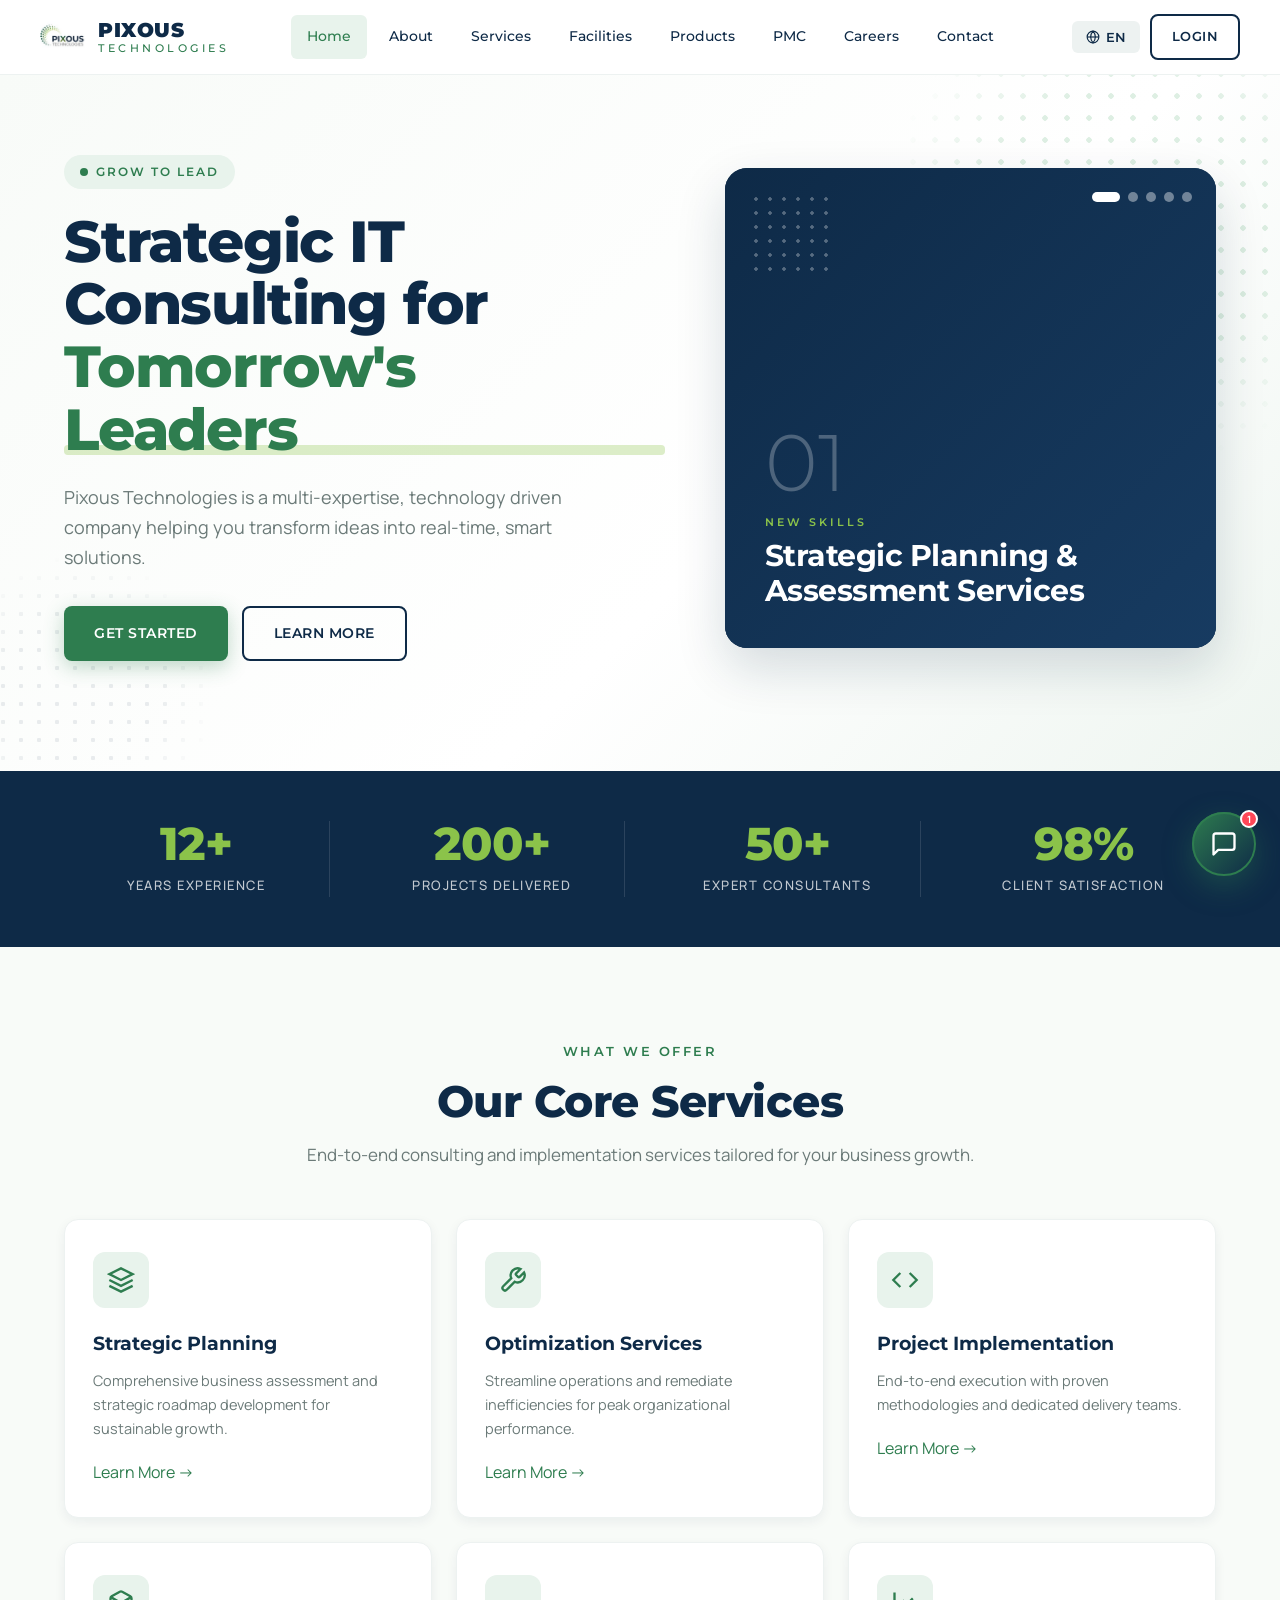
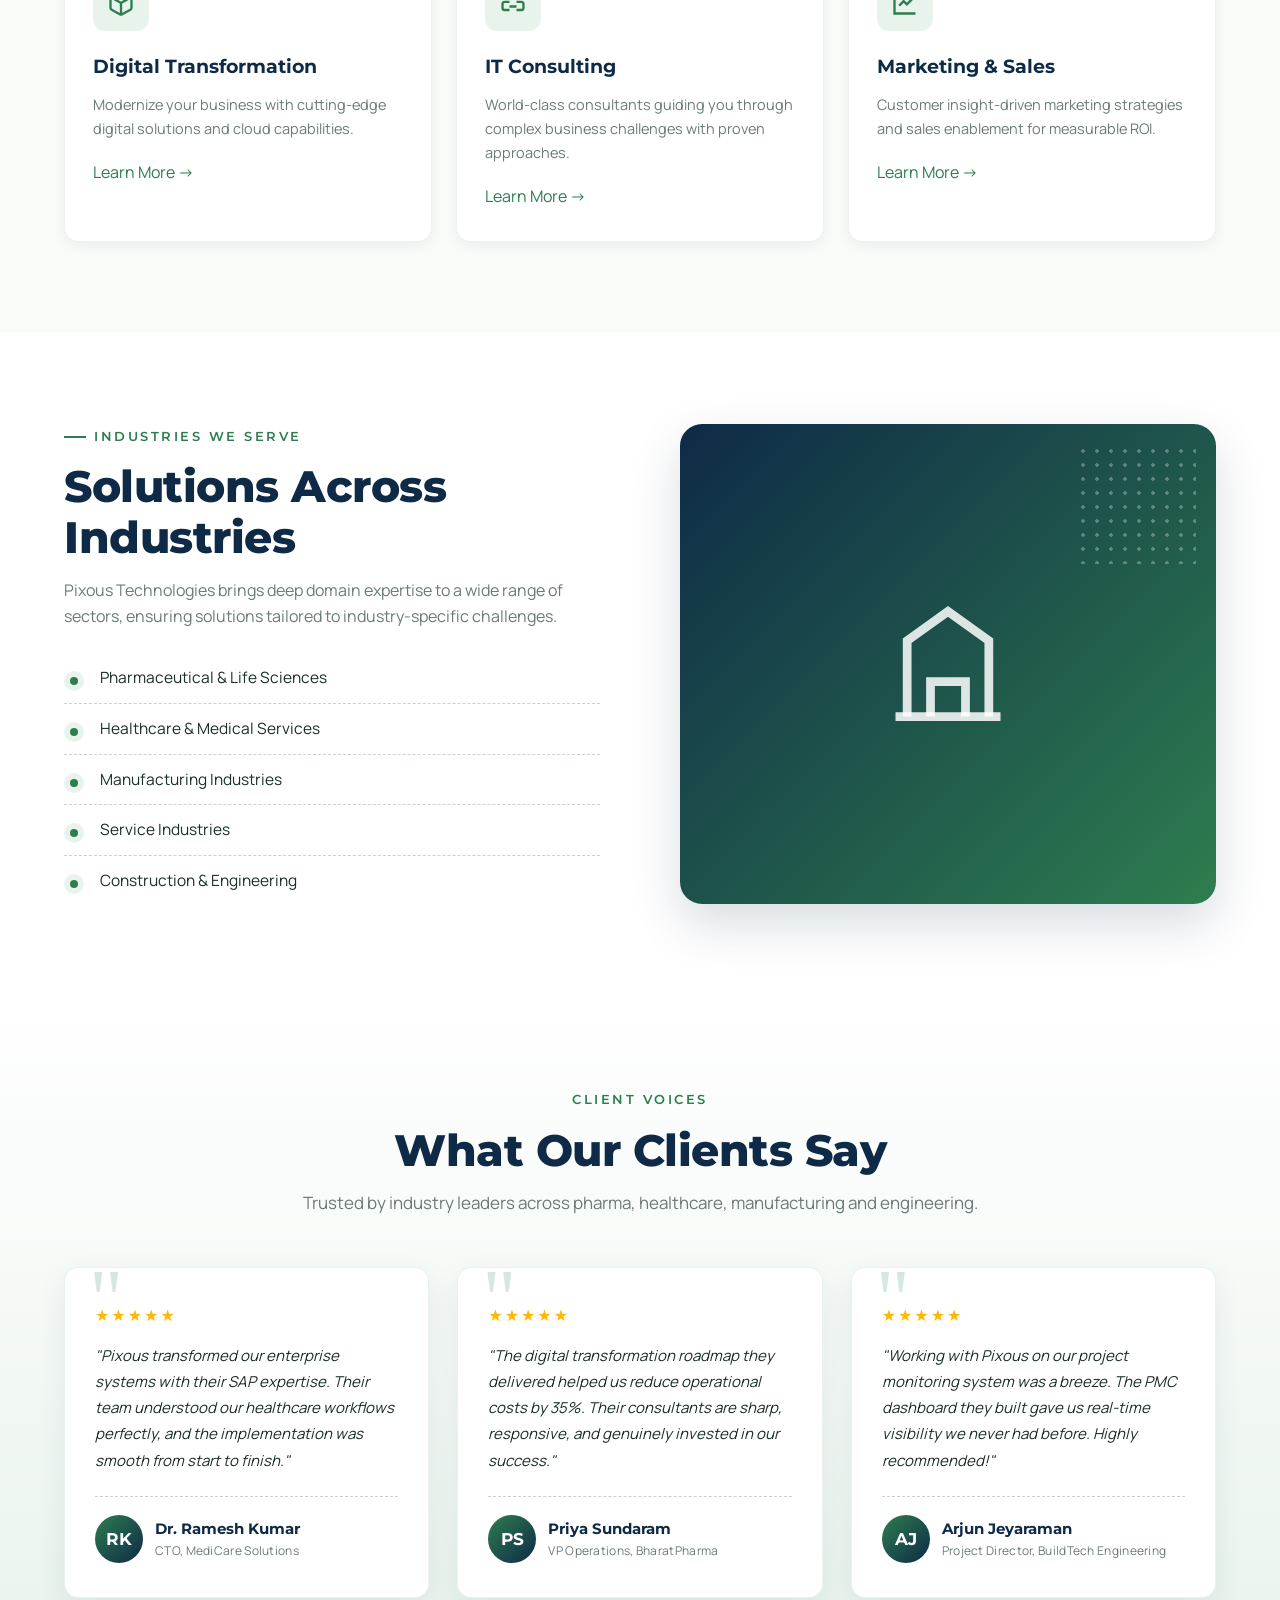
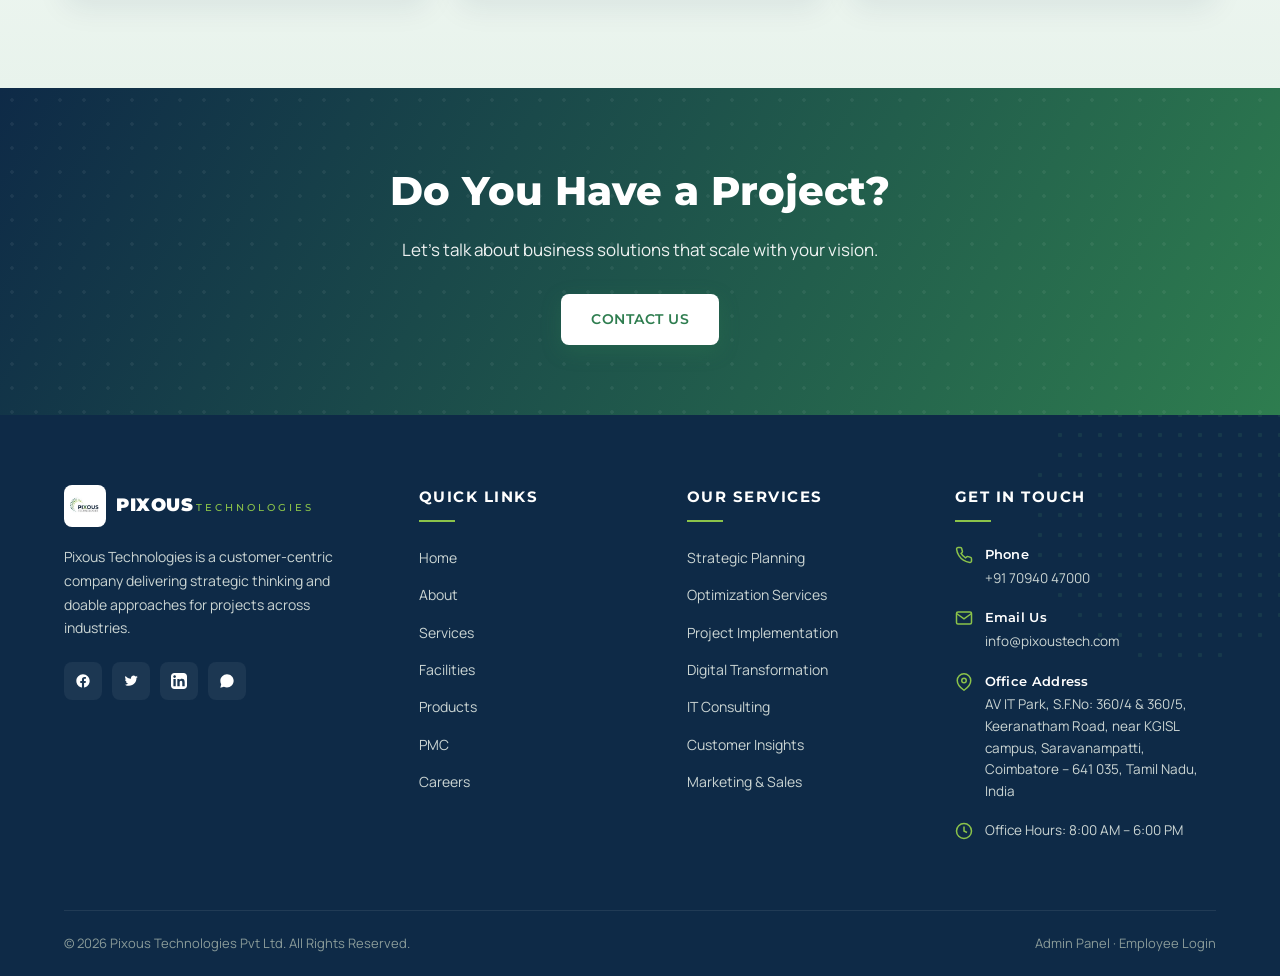
<file: index.html>
<!DOCTYPE html>
<html lang="en">
<head>
<meta charset="UTF-8">
<meta name="viewport" content="width=device-width,initial-scale=1.0">
<title>Pixous Technologies — Strategic IT Consulting | Grow to Lead</title>
<meta name="description" content="Pixous Technologies — multi-expertise IT consulting, digital transformation, project implementation. Coimbatore, India.">
<link rel="icon" type="image/jpeg" href="images/logo.jpg">
<link rel="preconnect" href="https://fonts.googleapis.com">
<link rel="preconnect" href="https://fonts.gstatic.com" crossorigin>
<link href="https://fonts.googleapis.com/css2?family=Montserrat:wght@400;500;600;700;800;900&family=Manrope:wght@400;500;600;700&display=swap" rel="stylesheet">
<link rel="stylesheet" href="css/style.css">
<link rel="stylesheet" href="css/chatbot.css">
</head>
<body>

<!-- ===== HEADER ===== -->
<header class="site-header">
  <div class="container nav-bar">
    <a href="index.html" class="brand">
      <img src="images/logo.jpg" alt="Pixous">
      <div class="brand-text">
        <span class="b1">PIXOUS</span>
        <span class="b2">TECHNOLOGIES</span>
      </div>
    </a>
    <nav class="nav-menu">
      <a href="index.html" class="active" data-i18n="nav.home">Home</a>
      <a href="about.html" data-i18n="nav.about">About</a>
      <a href="services.html" data-i18n="nav.services">Services</a>
      <a href="facilities.html" data-i18n="nav.facilities">Facilities</a>
      <a href="products.html" data-i18n="nav.products">Products</a>
      <a href="pmc.html" data-i18n="nav.pmc">PMC</a>
      <a href="careers.html" data-i18n="nav.careers">Careers</a>
      <a href="contact.html" data-i18n="nav.contact">Contact</a>
    </nav>
    <div class="nav-actions">
      <div class="lang-switch">
        <button class="lang-btn" aria-label="Change language">
          <svg viewBox="0 0 24 24" fill="none" stroke="currentColor" stroke-width="2"><circle cx="12" cy="12" r="10"/><line x1="2" y1="12" x2="22" y2="12"/><path d="M12 2a15.3 15.3 0 0 1 4 10 15.3 15.3 0 0 1-4 10 15.3 15.3 0 0 1-4-10 15.3 15.3 0 0 1 4-10z"/></svg>
          <span class="lang-current">EN</span>
        </button>
        <div class="lang-dropdown"></div>
      </div>
      <a href="login.html" class="btn btn-outline" style="padding:10px 20px;font-size:13px" data-i18n="nav.login">Login</a>
      <button class="mobile-toggle" aria-label="Menu">
        <svg viewBox="0 0 24 24" fill="none" stroke="currentColor" stroke-width="2"><line x1="3" y1="6" x2="21" y2="6"/><line x1="3" y1="12" x2="21" y2="12"/><line x1="3" y1="18" x2="21" y2="18"/></svg>
      </button>
    </div>
  </div>
</header>

<!-- ===== HERO with auto-sliding highlights ===== -->
<section class="hero">
  <div class="container hero-grid">
    <div class="hero-text fade-in visible">
      <span class="hero-tag"><span class="pulse"></span><span data-i18n="hero.tag">GROW TO LEAD</span></span>
      <h1>
        <span data-i18n="hero.title">Strategic IT Consulting for </span>
        <span class="accent" data-i18n="hero.title_accent">Tomorrow's Leaders</span>
      </h1>
      <p data-i18n="hero.subtitle">Pixous Technologies is a multi-expertise, technology driven company helping you transform ideas into real-time, smart solutions.</p>
      <div class="hero-buttons">
        <a href="services.html" class="btn btn-primary" data-i18n="btn.get_started">Get Started</a>
        <a href="about.html" class="btn btn-outline" data-i18n="btn.learn_more">Learn More</a>
      </div>
    </div>
    <div class="hero-slider fade-in visible delay-2">
      <div class="corner-dots"></div>
      <div class="slide-dots">
        <button class="active" aria-label="Slide 1"></button>
        <button aria-label="Slide 2"></button>
        <button aria-label="Slide 3"></button>
        <button aria-label="Slide 4"></button>
        <button aria-label="Slide 5"></button>
      </div>
      <div class="hero-slide active">
        <div class="slide-num">01</div>
        <div class="slide-eyebrow">NEW SKILLS</div>
        <h3>Strategic Planning & Assessment Services</h3>
      </div>
      <div class="hero-slide">
        <div class="slide-num">02</div>
        <div class="slide-eyebrow">DEVELOP STRONGER MINDS</div>
        <h3>Project Implementation Services</h3>
      </div>
      <div class="hero-slide">
        <div class="slide-num">03</div>
        <div class="slide-eyebrow">INDUSTRY ANALYSIS</div>
        <h3>Digital Transformation Excellence</h3>
      </div>
      <div class="hero-slide">
        <div class="slide-num">04</div>
        <div class="slide-eyebrow">BEST CHOICE</div>
        <h3>IT Consulting Services</h3>
      </div>
      <div class="hero-slide">
        <div class="slide-num">05</div>
        <div class="slide-eyebrow">MARKETING ANALYSIS</div>
        <h3>Marketing, Sales & Customer Insight</h3>
      </div>
    </div>
  </div>
</section>

<!-- ===== STATS BAR ===== -->
<section class="stats-bar">
  <div class="container">
    <div class="stats-grid">
      <div class="stat-item"><div class="stat-num">12+</div><div class="stat-label">Years Experience</div></div>
      <div class="stat-item"><div class="stat-num">200+</div><div class="stat-label">Projects Delivered</div></div>
      <div class="stat-item"><div class="stat-num">50+</div><div class="stat-label">Expert Consultants</div></div>
      <div class="stat-item"><div class="stat-num">98%</div><div class="stat-label">Client Satisfaction</div></div>
    </div>
  </div>
</section>

<!-- ===== SERVICES PREVIEW ===== -->
<section class="section services-preview">
  <div class="container text-center">
    <span class="section-eyebrow" data-i18n="sec.services_eyebrow">WHAT WE OFFER</span>
    <h2 class="section-title" data-i18n="sec.services_title">Our Core Services</h2>
    <p class="section-subtitle" data-i18n="sec.services_subtitle">End-to-end consulting and implementation services tailored for your business growth.</p>
  </div>
  <div class="container">
    <div class="services-grid" data-admin="services-grid">
      <div class="service-card fade-in">
        <div class="service-icon">
          <svg viewBox="0 0 24 24" fill="none" stroke="currentColor" stroke-width="2"><path d="M12 2L2 7l10 5 10-5-10-5z"/><path d="M2 17l10 5 10-5"/><path d="M2 12l10 5 10-5"/></svg>
        </div>
        <h3>Strategic Planning</h3>
        <p>Comprehensive business assessment and strategic roadmap development for sustainable growth.</p>
        <a href="services.html" class="btn-ghost">Learn More</a>
      </div>
      <div class="service-card fade-in delay-1">
        <div class="service-icon">
          <svg viewBox="0 0 24 24" fill="none" stroke="currentColor" stroke-width="2"><path d="M14.7 6.3a1 1 0 0 0 0 1.4l1.6 1.6a1 1 0 0 0 1.4 0l3.77-3.77a6 6 0 0 1-7.94 7.94l-6.91 6.91a2.12 2.12 0 0 1-3-3l6.91-6.91a6 6 0 0 1 7.94-7.94l-3.76 3.76z"/></svg>
        </div>
        <h3>Optimization Services</h3>
        <p>Streamline operations and remediate inefficiencies for peak organizational performance.</p>
        <a href="services.html" class="btn-ghost">Learn More</a>
      </div>
      <div class="service-card fade-in delay-2">
        <div class="service-icon">
          <svg viewBox="0 0 24 24" fill="none" stroke="currentColor" stroke-width="2"><polyline points="16 18 22 12 16 6"/><polyline points="8 6 2 12 8 18"/></svg>
        </div>
        <h3>Project Implementation</h3>
        <p>End-to-end execution with proven methodologies and dedicated delivery teams.</p>
        <a href="services.html" class="btn-ghost">Learn More</a>
      </div>
      <div class="service-card fade-in delay-3">
        <div class="service-icon">
          <svg viewBox="0 0 24 24" fill="none" stroke="currentColor" stroke-width="2"><path d="M21 16V8a2 2 0 0 0-1-1.73l-7-4a2 2 0 0 0-2 0l-7 4A2 2 0 0 0 3 8v8a2 2 0 0 0 1 1.73l7 4a2 2 0 0 0 2 0l7-4A2 2 0 0 0 21 16z"/><polyline points="3.27 6.96 12 12.01 20.73 6.96"/><line x1="12" y1="22.08" x2="12" y2="12"/></svg>
        </div>
        <h3>Digital Transformation</h3>
        <p>Modernize your business with cutting-edge digital solutions and cloud capabilities.</p>
        <a href="services.html" class="btn-ghost">Learn More</a>
      </div>
      <div class="service-card fade-in">
        <div class="service-icon">
          <svg viewBox="0 0 24 24" fill="none" stroke="currentColor" stroke-width="2"><path d="M9 11H5a2 2 0 0 0-2 2v3c0 1.1.9 2 2 2h4"/><path d="M15 11h4a2 2 0 0 1 2 2v3c0 1.1-.9 2-2 2h-4"/><line x1="9" y1="15" x2="15" y2="15"/></svg>
        </div>
        <h3>IT Consulting</h3>
        <p>World-class consultants guiding you through complex business challenges with proven approaches.</p>
        <a href="services.html" class="btn-ghost">Learn More</a>
      </div>
      <div class="service-card fade-in delay-1">
        <div class="service-icon">
          <svg viewBox="0 0 24 24" fill="none" stroke="currentColor" stroke-width="2"><path d="M3 3v18h18"/><path d="M18.7 8l-5.1 5.2-2.8-2.7L7 14.3"/></svg>
        </div>
        <h3>Marketing & Sales</h3>
        <p>Customer insight-driven marketing strategies and sales enablement for measurable ROI.</p>
        <a href="services.html" class="btn-ghost">Learn More</a>
      </div>
    </div>
  </div>
</section>

<!-- ===== INDUSTRIES ===== -->
<section class="section">
  <div class="container">
    <div class="feature-row">
      <div class="fade-in">
        <span class="section-eyebrow" data-i18n="sec.industries_eyebrow">INDUSTRIES WE SERVE</span>
        <h2 class="section-title" data-i18n="sec.industries_title">Solutions Across Industries</h2>
        <p style="color:var(--pix-grey-3);font-size:16px;margin-bottom:8px">Pixous Technologies brings deep domain expertise to a wide range of sectors, ensuring solutions tailored to industry-specific challenges.</p>
        <ul class="feature-list">
          <li>Pharmaceutical & Life Sciences</li>
          <li>Healthcare & Medical Services</li>
          <li>Manufacturing Industries</li>
          <li>Service Industries</li>
          <li>Construction & Engineering</li>
        </ul>
      </div>
      <div class="feature-image fade-in delay-2">
        <div class="feature-icon-big">
          <svg viewBox="0 0 24 24" fill="none" stroke="currentColor" stroke-width="1.5"><path d="M3 21h18"/><path d="M5 21V8l7-5 7 5v13"/><path d="M9 21v-6h6v6"/></svg>
        </div>
      </div>
    </div>
  </div>
</section>

<!-- ===== TESTIMONIALS (3) ===== -->
<section class="section testimonials">
  <div class="container text-center">
    <span class="section-eyebrow" data-i18n="sec.testimonials_eyebrow">CLIENT VOICES</span>
    <h2 class="section-title" data-i18n="sec.testimonials_title">What Our Clients Say</h2>
    <p class="section-subtitle" data-i18n="sec.testimonials_subtitle">Trusted by industry leaders across pharma, healthcare, manufacturing and engineering.</p>
  </div>
  <div class="container">
    <div class="testimonials-grid">
      <div class="testimonial-card fade-in">
        <div class="testimonial-stars">★★★★★</div>
        <p class="testimonial-text">"Pixous transformed our enterprise systems with their SAP expertise. Their team understood our healthcare workflows perfectly, and the implementation was smooth from start to finish."</p>
        <div class="testimonial-author">
          <div class="author-avatar">RK</div>
          <div>
            <div class="author-name">Dr. Ramesh Kumar</div>
            <div class="author-role">CTO, MediCare Solutions</div>
          </div>
        </div>
      </div>
      <div class="testimonial-card fade-in delay-1">
        <div class="testimonial-stars">★★★★★</div>
        <p class="testimonial-text">"The digital transformation roadmap they delivered helped us reduce operational costs by 35%. Their consultants are sharp, responsive, and genuinely invested in our success."</p>
        <div class="testimonial-author">
          <div class="author-avatar">PS</div>
          <div>
            <div class="author-name">Priya Sundaram</div>
            <div class="author-role">VP Operations, BharatPharma</div>
          </div>
        </div>
      </div>
      <div class="testimonial-card fade-in delay-2">
        <div class="testimonial-stars">★★★★★</div>
        <p class="testimonial-text">"Working with Pixous on our project monitoring system was a breeze. The PMC dashboard they built gave us real-time visibility we never had before. Highly recommended!"</p>
        <div class="testimonial-author">
          <div class="author-avatar">AJ</div>
          <div>
            <div class="author-name">Arjun Jeyaraman</div>
            <div class="author-role">Project Director, BuildTech Engineering</div>
          </div>
        </div>
      </div>
    </div>
  </div>
</section>

<!-- ===== CTA STRIP ===== -->
<section class="cta-strip">
  <div class="container">
    <h2 data-i18n="cta.title">Do You Have a Project?</h2>
    <p data-i18n="cta.subtitle">Let's talk about business solutions that scale with your vision.</p>
    <a href="contact.html" class="btn btn-primary" data-i18n="btn.contact_us">Contact Us</a>
  </div>
</section>

<!-- ===== FOOTER ===== -->
<footer class="site-footer">
  <div class="container">
    <div class="footer-grid">
      <div class="footer-col">
        <div class="footer-brand">
          <img src="images/logo.jpg" alt="Pixous">
          <div class="footer-brand-text">
            <span class="b1">PIXOUS</span>
            <span class="b2">TECHNOLOGIES</span>
          </div>
        </div>
        <p class="footer-tagline" data-i18n="footer.tagline">Pixous Technologies is a customer-centric company delivering strategic thinking and doable approaches for projects across industries.</p>
        <div class="footer-social">
          <a href="#" aria-label="Facebook"><svg viewBox="0 0 24 24" fill="currentColor"><path d="M22 12c0-5.5-4.5-10-10-10S2 6.5 2 12c0 5 3.7 9.1 8.4 9.9v-7H7.9V12h2.5V9.8c0-2.5 1.5-3.9 3.8-3.9 1.1 0 2.2.2 2.2.2v2.5h-1.3c-1.2 0-1.6.8-1.6 1.6V12h2.8l-.4 2.9h-2.3v7C18.3 21.1 22 17 22 12z"/></svg></a>
          <a href="#" aria-label="Twitter"><svg viewBox="0 0 24 24" fill="currentColor"><path d="M22 5.8c-.7.3-1.5.6-2.4.7.9-.5 1.5-1.3 1.8-2.3-.8.5-1.7.8-2.6 1-1.5-1.6-4-1.7-5.6-.2-1 1-1.5 2.4-1.2 3.8C8.7 8.5 5.7 7 3.7 4.5c-1 1.8-.5 4 1.2 5.2-.6 0-1.3-.2-1.8-.5 0 1.9 1.3 3.5 3.2 3.9-.6.2-1.3.2-1.9.1.5 1.6 2 2.7 3.7 2.7-1.5 1.2-3.4 1.8-5.2 1.6 1.8 1.2 3.9 1.8 6 1.8 7.3 0 11.3-6 11.3-11.3v-.5c.8-.6 1.4-1.2 2-2z"/></svg></a>
          <a href="#" aria-label="LinkedIn"><svg viewBox="0 0 24 24" fill="currentColor"><path d="M19 0h-14C2.2 0 0 2.2 0 5v14c0 2.8 2.2 5 5 5h14c2.8 0 5-2.2 5-5V5c0-2.8-2.2-5-5-5zM7.1 20H3.6V9h3.5v11zM5.4 7.4c-1.1 0-2-.9-2-2s.9-2 2-2 2 .9 2 2-.9 2-2 2zM20.4 20h-3.5v-5.4c0-1.3 0-3-1.8-3-1.8 0-2.1 1.4-2.1 2.9V20H9.5V9h3.4v1.5h.1c.5-.9 1.6-1.8 3.3-1.8 3.5 0 4.2 2.3 4.2 5.4V20z"/></svg></a>
          <a href="https://wa.me/7094047000" aria-label="WhatsApp"><svg viewBox="0 0 24 24" fill="currentColor"><path d="M17.5 14.4c-.3-.1-1.7-.8-2-.9-.3-.1-.5-.2-.7.2-.2.3-.7.9-.9 1-.2.2-.3.2-.6.1-.3-.2-1.2-.5-2.4-1.5-.9-.8-1.5-1.8-1.7-2.1-.2-.3 0-.5.1-.6.1-.1.3-.3.4-.5.1-.2.2-.3.3-.5.1-.2 0-.4 0-.5-.1-.1-.7-1.6-.9-2.2-.2-.6-.5-.5-.7-.5h-.6c-.2 0-.5.1-.8.4-.3.3-1 1-1 2.5s1 2.9 1.2 3.1c.1.2 2 3 4.7 4.2.7.3 1.2.5 1.6.6.7.2 1.3.2 1.8.1.5-.1 1.7-.7 1.9-1.4.2-.7.2-1.3.2-1.4-.2-.1-.4-.2-.7-.4zM12 2C6.5 2 2 6.5 2 12c0 1.7.5 3.4 1.3 4.8L2 22l5.4-1.4c1.4.7 2.9 1.2 4.6 1.2 5.5 0 10-4.5 10-10S17.5 2 12 2z"/></svg></a>
        </div>
      </div>
      <div class="footer-col">
        <h4 data-i18n="footer.quick_links">Quick Links</h4>
        <ul>
          <li><a href="index.html" data-i18n="nav.home">Home</a></li>
          <li><a href="about.html" data-i18n="nav.about">About Us</a></li>
          <li><a href="services.html" data-i18n="nav.services">Services</a></li>
          <li><a href="facilities.html" data-i18n="nav.facilities">Facilities</a></li>
          <li><a href="products.html" data-i18n="nav.products">Products</a></li>
          <li><a href="pmc.html" data-i18n="nav.pmc">PMC</a></li>
          <li><a href="careers.html" data-i18n="nav.careers">Careers</a></li>
        </ul>
      </div>
      <div class="footer-col">
        <h4 data-i18n="footer.services_title">Our Services</h4>
        <ul>
          <li><a href="services.html">Strategic Planning</a></li>
          <li><a href="services.html">Optimization Services</a></li>
          <li><a href="services.html">Project Implementation</a></li>
          <li><a href="services.html">Digital Transformation</a></li>
          <li><a href="services.html">IT Consulting</a></li>
          <li><a href="services.html">Customer Insights</a></li>
          <li><a href="services.html">Marketing & Sales</a></li>
        </ul>
      </div>
      <div class="footer-col">
        <h4 data-i18n="footer.contact_title">Get in Touch</h4>
        <div class="footer-contact">
          <svg viewBox="0 0 24 24" fill="none" stroke="currentColor" stroke-width="2"><path d="M22 16.92v3a2 2 0 0 1-2.18 2 19.79 19.79 0 0 1-8.63-3.07 19.5 19.5 0 0 1-6-6 19.79 19.79 0 0 1-3.07-8.67A2 2 0 0 1 4.11 2h3a2 2 0 0 1 2 1.72 12.84 12.84 0 0 0 .7 2.81 2 2 0 0 1-.45 2.11L8.09 9.91a16 16 0 0 0 6 6l1.27-1.27a2 2 0 0 1 2.11-.45 12.84 12.84 0 0 0 2.81.7A2 2 0 0 1 22 16.92z"/></svg>
          <div><strong>Phone</strong><a href="tel:+917094047000" data-admin="phone">+91 70940 47000</a></div>
        </div>
        <div class="footer-contact">
          <svg viewBox="0 0 24 24" fill="none" stroke="currentColor" stroke-width="2"><path d="M4 4h16c1.1 0 2 .9 2 2v12c0 1.1-.9 2-2 2H4c-1.1 0-2-.9-2-2V6c0-1.1.9-2 2-2z"/><polyline points="22,6 12,13 2,6"/></svg>
          <div><strong data-i18n="footer.email">Email</strong><a href="mailto:info@pixoustech.com" data-admin="email">info@pixoustech.com</a></div>
        </div>
        <div class="footer-contact">
          <svg viewBox="0 0 24 24" fill="none" stroke="currentColor" stroke-width="2"><path d="M21 10c0 7-9 13-9 13s-9-6-9-13a9 9 0 0 1 18 0z"/><circle cx="12" cy="10" r="3"/></svg>
          <div><strong data-i18n="footer.office">Office Address</strong><span data-admin="address">AV IT Park, S.F.No: 360/4 & 360/5, Keeranatham Road, near KGISL campus, Saravanampatti, Coimbatore – 641 035, Tamil Nadu, India</span></div>
        </div>
        <div class="footer-contact">
          <svg viewBox="0 0 24 24" fill="none" stroke="currentColor" stroke-width="2"><circle cx="12" cy="12" r="10"/><polyline points="12 6 12 12 16 14"/></svg>
          <div><span data-i18n="footer.hours">Office Hours: 8:00 AM – 6:00 PM</span></div>
        </div>
      </div>
    </div>
    <div class="footer-bottom">
      <span data-i18n="footer.copyright">© 2026 Pixous Technologies Pvt Ltd. All Rights Reserved.</span>
      <span><a href="admin/login.html">Admin Panel</a> · <a href="employee-login.html">Employee Login</a></span>
    </div>
  </div>
</footer>

<script src="js/i18n.js"></script>
<script src="js/main.js"></script>
<script src="js/chatbot.js"></script>
</body>
</html>
</file>
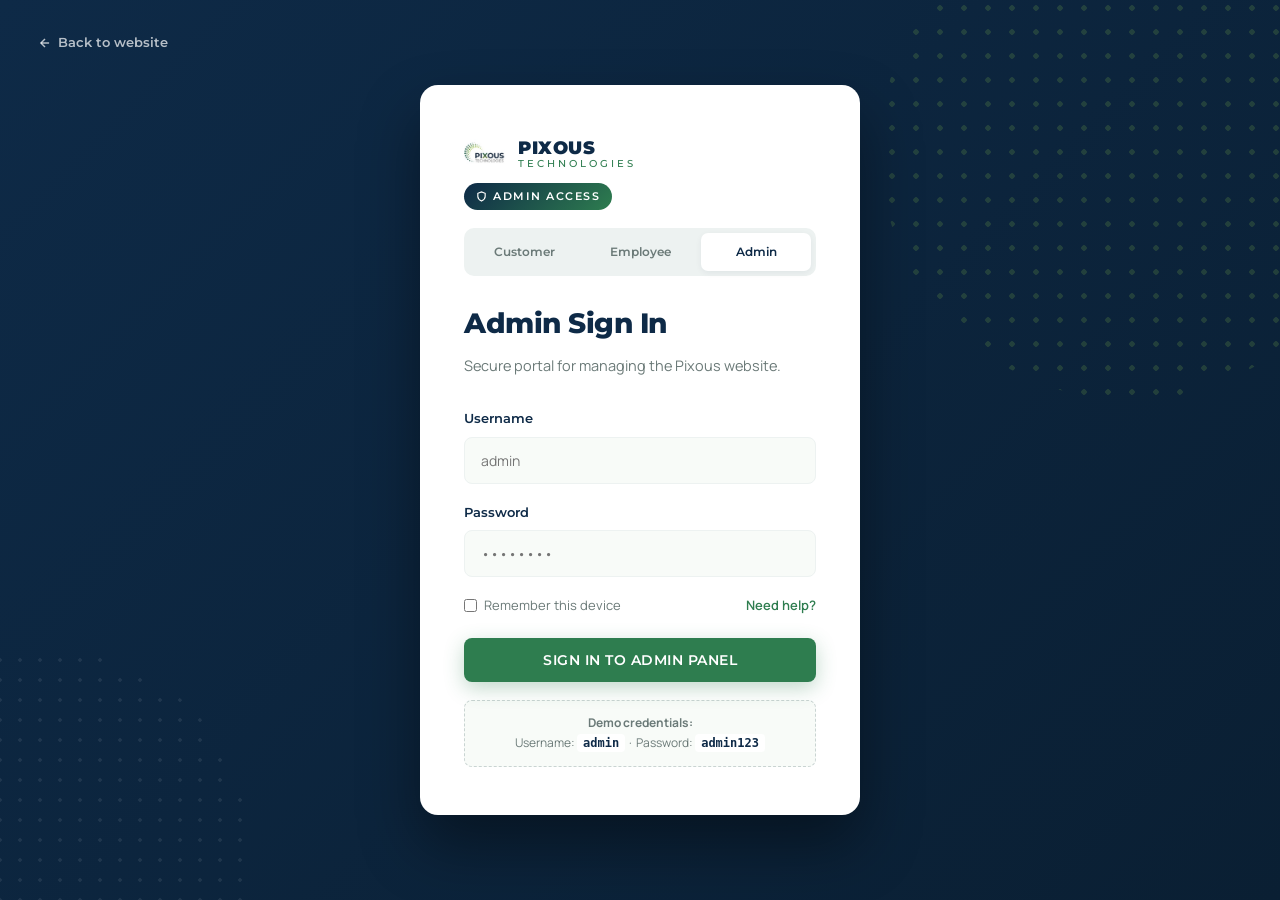
<file: admin/index.html>
<!DOCTYPE html>
<html lang="en">
<head>
<meta charset="UTF-8">
<meta name="viewport" content="width=device-width,initial-scale=1.0">
<title>Admin Panel — Pixous Technologies</title>
<link rel="icon" type="image/jpeg" href="../images/logo.jpg">
<link rel="preconnect" href="https://fonts.googleapis.com">
<link href="https://fonts.googleapis.com/css2?family=Montserrat:wght@400;500;600;700;800;900&family=Manrope:wght@400;500;600;700&display=swap" rel="stylesheet">
<link rel="stylesheet" href="../css/style.css">
<link rel="stylesheet" href="admin.css">
</head>
<body>

<div class="admin-shell">

  <!-- ===== SIDEBAR ===== -->
  <aside class="admin-sidebar">
    <div class="admin-brand">
      <div class="row">
        <img src="../images/logo.jpg" alt="Pixous">
        <div><span class="b1">PIXOUS</span><span class="b2">TECHNOLOGIES</span></div>
      </div>
      <div class="role">
        <svg width="11" height="11" viewBox="0 0 24 24" fill="none" stroke="currentColor" stroke-width="2.5"><path d="M12 22s8-4 8-10V5l-8-3-8 3v7c0 6 8 10 8 10z"/></svg>
        Admin Panel
      </div>
    </div>

    <nav class="admin-nav">
      <div class="admin-nav-title">Overview</div>
      <a href="#" class="active" data-tab="dashboard">
        <svg viewBox="0 0 24 24" fill="none" stroke="currentColor" stroke-width="2"><rect x="3" y="3" width="7" height="7"/><rect x="14" y="3" width="7" height="7"/><rect x="14" y="14" width="7" height="7"/><rect x="3" y="14" width="7" height="7"/></svg>
        Dashboard
      </a>

      <div class="admin-nav-title">Content</div>
      <a href="#" data-tab="hero">
        <svg viewBox="0 0 24 24" fill="none" stroke="currentColor" stroke-width="2"><rect x="3" y="3" width="18" height="18" rx="2"/><circle cx="8.5" cy="8.5" r="1.5"/><polyline points="21 15 16 10 5 21"/></svg>
        Hero Highlights
      </a>
      <a href="#" data-tab="services">
        <svg viewBox="0 0 24 24" fill="none" stroke="currentColor" stroke-width="2"><path d="M14.7 6.3a1 1 0 0 0 0 1.4l1.6 1.6a1 1 0 0 0 1.4 0l3.77-3.77a6 6 0 0 1-7.94 7.94l-6.91 6.91a2.12 2.12 0 0 1-3-3l6.91-6.91a6 6 0 0 1 7.94-7.94l-3.76 3.76z"/></svg>
        Services
      </a>
      <a href="#" data-tab="testimonials">
        <svg viewBox="0 0 24 24" fill="none" stroke="currentColor" stroke-width="2"><path d="M21 11.5a8.38 8.38 0 0 1-.9 3.8 8.5 8.5 0 0 1-7.6 4.7 8.38 8.38 0 0 1-3.8-.9L3 21l1.9-5.7a8.38 8.38 0 0 1-.9-3.8 8.5 8.5 0 0 1 4.7-7.6 8.38 8.38 0 0 1 3.8-.9h.5a8.48 8.48 0 0 1 8 8v.5z"/></svg>
        Testimonials
      </a>
      <a href="#" data-tab="company">
        <svg viewBox="0 0 24 24" fill="none" stroke="currentColor" stroke-width="2"><path d="M3 21h18"/><path d="M5 21V8l7-5 7 5v13"/><path d="M9 21v-6h6v6"/></svg>
        Company Info
      </a>

      <div class="admin-nav-title">Site</div>
      <a href="../index.html" target="_blank">
        <svg viewBox="0 0 24 24" fill="none" stroke="currentColor" stroke-width="2"><path d="M18 13v6a2 2 0 0 1-2 2H5a2 2 0 0 1-2-2V8a2 2 0 0 1 2-2h6"/><polyline points="15 3 21 3 21 9"/><line x1="10" y1="14" x2="21" y2="3"/></svg>
        View Live Site
      </a>
      <a href="#" data-tab="settings">
        <svg viewBox="0 0 24 24" fill="none" stroke="currentColor" stroke-width="2"><circle cx="12" cy="12" r="3"/><path d="M19.4 15a1.65 1.65 0 0 0 .33 1.82l.06.06a2 2 0 0 1 0 2.83 2 2 0 0 1-2.83 0l-.06-.06a1.65 1.65 0 0 0-1.82-.33 1.65 1.65 0 0 0-1 1.51V21a2 2 0 0 1-4 0v-.09A1.65 1.65 0 0 0 9 19.4a1.65 1.65 0 0 0-1.82.33l-.06.06a2 2 0 0 1-2.83 0 2 2 0 0 1 0-2.83l.06-.06a1.65 1.65 0 0 0 .33-1.82 1.65 1.65 0 0 0-1.51-1H3a2 2 0 0 1 0-4h.09A1.65 1.65 0 0 0 4.6 9a1.65 1.65 0 0 0-.33-1.82l-.06-.06a2 2 0 0 1 0-2.83 2 2 0 0 1 2.83 0l.06.06a1.65 1.65 0 0 0 1.82.33H9a1.65 1.65 0 0 0 1-1.51V3a2 2 0 0 1 4 0v.09a1.65 1.65 0 0 0 1 1.51 1.65 1.65 0 0 0 1.82-.33l.06-.06a2 2 0 0 1 2.83 0 2 2 0 0 1 0 2.83l-.06.06a1.65 1.65 0 0 0-.33 1.82V9a1.65 1.65 0 0 0 1.51 1H21a2 2 0 0 1 0 4h-.09a1.65 1.65 0 0 0-1.51 1z"/></svg>
        Settings
      </a>
    </nav>

    <div class="admin-sidebar-footer">
      <a href="#" onclick="logout();return false;">
        <svg viewBox="0 0 24 24" fill="none" stroke="currentColor" stroke-width="2"><path d="M9 21H5a2 2 0 0 1-2-2V5a2 2 0 0 1 2-2h4"/><polyline points="16 17 21 12 16 7"/><line x1="21" y1="12" x2="9" y2="12"/></svg>
        Sign Out
      </a>
    </div>
  </aside>

  <!-- ===== MAIN ===== -->
  <main class="admin-main">

    <header class="admin-topbar">
      <div class="admin-search">
        <svg viewBox="0 0 24 24" fill="none" stroke="currentColor" stroke-width="2"><circle cx="11" cy="11" r="8"/><line x1="21" y1="21" x2="16.65" y2="16.65"/></svg>
        <input type="text" placeholder="Search content, sections, settings...">
      </div>
      <div class="admin-topbar-actions">
        <button class="topbar-btn" title="Notifications"><svg viewBox="0 0 24 24" fill="none" stroke="currentColor" stroke-width="2"><path d="M18 8a6 6 0 0 0-12 0c0 7-3 9-3 9h18s-3-2-3-9"/><path d="M13.73 21a2 2 0 0 1-3.46 0"/></svg><span class="dot"></span></button>
        <button class="topbar-btn" onclick="window.open('../index.html','_blank')" title="View Site"><svg viewBox="0 0 24 24" fill="none" stroke="currentColor" stroke-width="2"><path d="M1 12s4-8 11-8 11 8 11 8-4 8-11 8-11-8-11-8z"/><circle cx="12" cy="12" r="3"/></svg></button>
        <div class="user-chip"><div class="av">A</div><span>Admin</span></div>
      </div>
    </header>

    <div class="admin-content">

      <!-- ===== DASHBOARD (default) ===== -->
      <div class="tab-panel active" id="panel-dashboard">
        <div class="page-header">
          <h1>Welcome back, Admin 👋</h1>
          <p>Manage your Pixous Technologies website content and settings.</p>
        </div>

        <div class="stats-row">
          <div class="stat-card">
            <span class="label">Hero Slides</span>
            <div class="value" id="stat-slides">5</div>
            <div class="delta">↗ Auto-rotating every 2s</div>
            <div class="icon"><svg viewBox="0 0 24 24" fill="none" stroke="currentColor" stroke-width="2"><rect x="3" y="3" width="18" height="18" rx="2"/><circle cx="8.5" cy="8.5" r="1.5"/><polyline points="21 15 16 10 5 21"/></svg></div>
          </div>
          <div class="stat-card">
            <span class="label">Services</span>
            <div class="value" id="stat-services">7</div>
            <div class="delta">↗ Live on /services.html</div>
            <div class="icon"><svg viewBox="0 0 24 24" fill="none" stroke="currentColor" stroke-width="2"><path d="M14.7 6.3a1 1 0 0 0 0 1.4l1.6 1.6a1 1 0 0 0 1.4 0l3.77-3.77a6 6 0 0 1-7.94 7.94l-6.91 6.91a2.12 2.12 0 0 1-3-3l6.91-6.91a6 6 0 0 1 7.94-7.94l-3.76 3.76z"/></svg></div>
          </div>
          <div class="stat-card">
            <span class="label">Testimonials</span>
            <div class="value" id="stat-testimonials">3</div>
            <div class="delta">↗ Active on home</div>
            <div class="icon"><svg viewBox="0 0 24 24" fill="none" stroke="currentColor" stroke-width="2"><path d="M21 11.5a8.38 8.38 0 0 1-.9 3.8 8.5 8.5 0 0 1-7.6 4.7 8.38 8.38 0 0 1-3.8-.9L3 21l1.9-5.7a8.38 8.38 0 0 1-.9-3.8 8.5 8.5 0 0 1 4.7-7.6 8.38 8.38 0 0 1 3.8-.9h.5a8.48 8.48 0 0 1 8 8v.5z"/></svg></div>
          </div>
          <div class="stat-card">
            <span class="label">Languages</span>
            <div class="value">7</div>
            <div class="delta">↗ EN · TA · HI · TE · ML · KN · FR</div>
            <div class="icon"><svg viewBox="0 0 24 24" fill="none" stroke="currentColor" stroke-width="2"><circle cx="12" cy="12" r="10"/><line x1="2" y1="12" x2="22" y2="12"/><path d="M12 2a15.3 15.3 0 0 1 4 10 15.3 15.3 0 0 1-4 10 15.3 15.3 0 0 1-4-10 15.3 15.3 0 0 1 4-10z"/></svg></div>
          </div>
        </div>

        <div class="panel">
          <div class="panel-header">
            <div>
              <h2>Quick Actions</h2>
              <p>Jump into the most-used editing sections.</p>
            </div>
          </div>
          <div style="display:grid;grid-template-columns:repeat(auto-fit,minmax(220px,1fr));gap:14px">
            <a href="#" data-tab="hero" class="edit-card" style="text-decoration:none;cursor:pointer;display:block">
              <div style="display:flex;align-items:center;gap:12px;margin-bottom:8px">
                <div style="width:40px;height:40px;border-radius:10px;background:var(--pix-green-soft);color:var(--pix-green);display:flex;align-items:center;justify-content:center"><svg width="20" height="20" viewBox="0 0 24 24" fill="none" stroke="currentColor" stroke-width="2"><rect x="3" y="3" width="18" height="18" rx="2"/><polyline points="21 15 16 10 5 21"/></svg></div>
                <strong style="font-family:var(--font-brand);color:var(--pix-navy);font-size:14.5px">Edit Hero Highlights</strong>
              </div>
              <p style="color:var(--pix-grey-3);font-size:13px;margin:0">Update the auto-sliding banners on your homepage.</p>
            </a>
            <a href="#" data-tab="services" class="edit-card" style="text-decoration:none;cursor:pointer;display:block">
              <div style="display:flex;align-items:center;gap:12px;margin-bottom:8px">
                <div style="width:40px;height:40px;border-radius:10px;background:var(--pix-green-soft);color:var(--pix-green);display:flex;align-items:center;justify-content:center"><svg width="20" height="20" viewBox="0 0 24 24" fill="none" stroke="currentColor" stroke-width="2"><polyline points="16 18 22 12 16 6"/><polyline points="8 6 2 12 8 18"/></svg></div>
                <strong style="font-family:var(--font-brand);color:var(--pix-navy);font-size:14.5px">Manage Services</strong>
              </div>
              <p style="color:var(--pix-grey-3);font-size:13px;margin:0">Add, edit, or remove services shown on the homepage.</p>
            </a>
            <a href="#" data-tab="testimonials" class="edit-card" style="text-decoration:none;cursor:pointer;display:block">
              <div style="display:flex;align-items:center;gap:12px;margin-bottom:8px">
                <div style="width:40px;height:40px;border-radius:10px;background:var(--pix-green-soft);color:var(--pix-green);display:flex;align-items:center;justify-content:center"><svg width="20" height="20" viewBox="0 0 24 24" fill="none" stroke="currentColor" stroke-width="2"><path d="M21 11.5a8.38 8.38 0 0 1-.9 3.8 8.5 8.5 0 0 1-7.6 4.7 8.38 8.38 0 0 1-3.8-.9L3 21l1.9-5.7a8.38 8.38 0 0 1-.9-3.8 8.5 8.5 0 0 1 4.7-7.6 8.38 8.38 0 0 1 3.8-.9h.5a8.48 8.48 0 0 1 8 8v.5z"/></svg></div>
                <strong style="font-family:var(--font-brand);color:var(--pix-navy);font-size:14.5px">Edit Testimonials</strong>
              </div>
              <p style="color:var(--pix-grey-3);font-size:13px;margin:0">Add new client testimonials or update existing ones.</p>
            </a>
            <a href="#" data-tab="company" class="edit-card" style="text-decoration:none;cursor:pointer;display:block">
              <div style="display:flex;align-items:center;gap:12px;margin-bottom:8px">
                <div style="width:40px;height:40px;border-radius:10px;background:var(--pix-green-soft);color:var(--pix-green);display:flex;align-items:center;justify-content:center"><svg width="20" height="20" viewBox="0 0 24 24" fill="none" stroke="currentColor" stroke-width="2"><path d="M3 21h18"/><path d="M5 21V8l7-5 7 5v13"/></svg></div>
                <strong style="font-family:var(--font-brand);color:var(--pix-navy);font-size:14.5px">Update Contact Info</strong>
              </div>
              <p style="color:var(--pix-grey-3);font-size:13px;margin:0">Phone, email, address, and office hours across the site.</p>
            </a>
          </div>
        </div>

        <div class="panel">
          <div class="panel-header">
            <div>
              <h2>Recent Activity</h2>
              <p>Latest content changes on your website.</p>
            </div>
          </div>
          <div style="display:flex;flex-direction:column;gap:0">
            <div style="display:flex;gap:14px;padding:14px 0;border-bottom:1px solid var(--pix-grey-1)">
              <div style="width:36px;height:36px;border-radius:50%;background:var(--pix-green-soft);color:var(--pix-green);display:flex;align-items:center;justify-content:center;flex-shrink:0"><svg width="16" height="16" viewBox="0 0 24 24" fill="none" stroke="currentColor" stroke-width="2"><polyline points="20 6 9 17 4 12"/></svg></div>
              <div style="flex:1"><div style="font-family:var(--font-brand);font-weight:600;color:var(--pix-navy);font-size:14px">Hero highlights system initialized</div><div style="color:var(--pix-grey-3);font-size:12px;margin-top:2px">5 highlights ready to rotate every 2 seconds</div></div>
              <span style="color:var(--pix-grey-3);font-size:12px">just now</span>
            </div>
            <div style="display:flex;gap:14px;padding:14px 0;border-bottom:1px solid var(--pix-grey-1)">
              <div style="width:36px;height:36px;border-radius:50%;background:var(--pix-green-soft);color:var(--pix-green);display:flex;align-items:center;justify-content:center;flex-shrink:0"><svg width="16" height="16" viewBox="0 0 24 24" fill="none" stroke="currentColor" stroke-width="2"><circle cx="12" cy="12" r="10"/><line x1="2" y1="12" x2="22" y2="12"/></svg></div>
              <div style="flex:1"><div style="font-family:var(--font-brand);font-weight:600;color:var(--pix-navy);font-size:14px">Multilingual support enabled</div><div style="color:var(--pix-grey-3);font-size:12px;margin-top:2px">7 languages active site-wide</div></div>
              <span style="color:var(--pix-grey-3);font-size:12px">just now</span>
            </div>
            <div style="display:flex;gap:14px;padding:14px 0">
              <div style="width:36px;height:36px;border-radius:50%;background:var(--pix-green-soft);color:var(--pix-green);display:flex;align-items:center;justify-content:center;flex-shrink:0"><svg width="16" height="16" viewBox="0 0 24 24" fill="none" stroke="currentColor" stroke-width="2"><path d="M21 15a2 2 0 0 1-2 2H7l-4 4V5a2 2 0 0 1 2-2h14a2 2 0 0 1 2 2z"/></svg></div>
              <div style="flex:1"><div style="font-family:var(--font-brand);font-weight:600;color:var(--pix-navy);font-size:14px">Pixie chatbot deployed</div><div style="color:var(--pix-grey-3);font-size:12px;margin-top:2px">Active across all pages with multilingual responses</div></div>
              <span style="color:var(--pix-grey-3);font-size:12px">just now</span>
            </div>
          </div>
        </div>
      </div>

      <!-- ===== HERO HIGHLIGHTS ===== -->
      <div class="tab-panel" id="panel-hero">
        <div class="page-header">
          <h1>Hero Highlights</h1>
          <p>Edit the auto-sliding highlights shown on your homepage. They rotate every 2 seconds.</p>
        </div>
        <div class="panel">
          <div class="panel-header">
            <div><h2>Slides</h2><p>Reorder, edit, or delete highlights. Changes apply to your live homepage instantly.</p></div>
            <div style="display:flex;gap:8px">
              <button class="btn-add" onclick="addSlide()"><svg viewBox="0 0 24 24" fill="none" stroke="currentColor" stroke-width="2.5"><line x1="12" y1="5" x2="12" y2="19"/><line x1="5" y1="12" x2="19" y2="12"/></svg>Add Highlight</button>
              <button class="btn-save" onclick="saveHeroSlides()">Save Changes</button>
            </div>
          </div>
          <div class="editable-list" id="heroSlidesList"></div>
        </div>
      </div>

      <!-- ===== SERVICES ===== -->
      <div class="tab-panel" id="panel-services">
        <div class="page-header">
          <h1>Services</h1>
          <p>Manage the services shown on your homepage cards. Full service details live on /services.html.</p>
        </div>
        <div class="panel">
          <div class="panel-header">
            <div><h2>Service Cards</h2><p>Visible in the homepage services preview section.</p></div>
            <div style="display:flex;gap:8px">
              <button class="btn-add" onclick="addService()"><svg viewBox="0 0 24 24" fill="none" stroke="currentColor" stroke-width="2.5"><line x1="12" y1="5" x2="12" y2="19"/><line x1="5" y1="12" x2="19" y2="12"/></svg>Add Service</button>
            </div>
          </div>
          <div class="editable-list" id="servicesList"></div>
        </div>
      </div>

      <!-- ===== TESTIMONIALS ===== -->
      <div class="tab-panel" id="panel-testimonials">
        <div class="page-header">
          <h1>Testimonials</h1>
          <p>Manage client testimonials shown on your homepage.</p>
        </div>
        <div class="panel">
          <div class="panel-header">
            <div><h2>Client Testimonials</h2><p>Currently 3 testimonials visible on the homepage.</p></div>
            <button class="btn-add" onclick="addTestimonial()"><svg viewBox="0 0 24 24" fill="none" stroke="currentColor" stroke-width="2.5"><line x1="12" y1="5" x2="12" y2="19"/><line x1="5" y1="12" x2="19" y2="12"/></svg>Add Testimonial</button>
          </div>
          <div class="editable-list" id="testimonialsList"></div>
        </div>
      </div>

      <!-- ===== COMPANY INFO ===== -->
      <div class="tab-panel" id="panel-company">
        <div class="page-header">
          <h1>Company Information</h1>
          <p>Update contact details that appear in the footer and contact pages across your site.</p>
        </div>
        <div class="panel">
          <div class="panel-header">
            <div><h2>Contact Details</h2><p>These appear in the footer of every page.</p></div>
            <button class="btn-save" onclick="saveCompanyInfo()"><svg viewBox="0 0 24 24" fill="none" stroke="currentColor" stroke-width="2.5"><polyline points="20 6 9 17 4 12"/></svg>Save Changes</button>
          </div>
          <div class="form-grid">
            <div class="fld"><label>Phone Number</label><input type="text" id="ci_phone" placeholder="+91 70940 47000"></div>
            <div class="fld"><label>Email Address</label><input type="email" id="ci_email" placeholder="info@pixoustech.com"></div>
          </div>
          <div class="fld"><label>Office Hours</label><input type="text" id="ci_hours" placeholder="8:00 AM – 6:00 PM"></div>
          <div class="fld"><label>Main Office Address</label><textarea id="ci_address" rows="3"></textarea></div>
          <div class="fld"><label>Registered Office Address</label><textarea id="ci_regd_address" rows="3"></textarea></div>
          <div class="fld"><label>Footer Tagline</label><textarea id="ci_tagline" rows="3"></textarea></div>
        </div>
      </div>

      <!-- ===== SETTINGS ===== -->
      <div class="tab-panel" id="panel-settings">
        <div class="page-header">
          <h1>Settings</h1>
          <p>System-wide settings and account management.</p>
        </div>
        <div class="panel">
          <div class="panel-header"><div><h2>Account Security</h2><p>Manage your admin credentials.</p></div></div>
          <div class="form-grid">
            <div class="fld"><label>Username</label><input type="text" value="admin" readonly></div>
            <div class="fld"><label>New Password</label><input type="password" placeholder="Leave blank to keep current"></div>
          </div>
          <button class="btn-save" onclick="showToast('Password updated (demo only)')">Update Password</button>
        </div>
        <div class="panel">
          <div class="panel-header"><div><h2 style="color:#cf3a3a">Danger Zone</h2><p>Irreversible actions — proceed with care.</p></div></div>
          <div style="display:flex;gap:14px;flex-wrap:wrap;padding:18px;background:#fef0f0;border-radius:10px;border:1px dashed #fbd5d5">
            <div style="flex:1;min-width:240px"><strong style="font-family:var(--font-brand);color:#cf3a3a;font-size:14px">Reset all customizations</strong><p style="color:#cf3a3a;font-size:12.5px;margin-top:3px">Restores defaults for hero, services, testimonials, and company info.</p></div>
            <button onclick="resetAll()" style="padding:10px 22px;background:#cf3a3a;color:#fff;border-radius:8px;font-family:var(--font-brand);font-weight:600;font-size:13px;cursor:pointer">Reset to Defaults</button>
          </div>
        </div>
        <div class="panel">
          <div class="panel-header"><div><h2>About</h2><p>Pixous Admin Panel — Powered by your in-house team.</p></div></div>
          <p style="color:var(--pix-grey-3);font-size:13.5px;line-height:1.7">This admin panel uses browser localStorage to persist your customizations. For production deployments, connect this to your backend API by replacing the <code style="background:var(--pix-cream);padding:2px 6px;border-radius:4px;font-size:12px">loadData()</code> and <code style="background:var(--pix-cream);padding:2px 6px;border-radius:4px;font-size:12px">saveData()</code> functions in <code style="background:var(--pix-cream);padding:2px 6px;border-radius:4px;font-size:12px">admin.js</code> with API calls.</p>
        </div>
      </div>

    </div>
  </main>
</div>

<script src="admin.js"></script>
<script>
// Update dashboard stats
document.addEventListener('DOMContentLoaded', () => {
  document.getElementById('stat-slides').textContent = (JSON.parse(localStorage.getItem('pix_hero_slides')||'null') || DEFAULTS.hero_slides).length;
  document.getElementById('stat-services').textContent = (JSON.parse(localStorage.getItem('pix_services')||'null') || DEFAULTS.services).length;
  document.getElementById('stat-testimonials').textContent = (JSON.parse(localStorage.getItem('pix_testimonials')||'null') || DEFAULTS.testimonials).length;
});
</script>
</body>
</html>
</file>
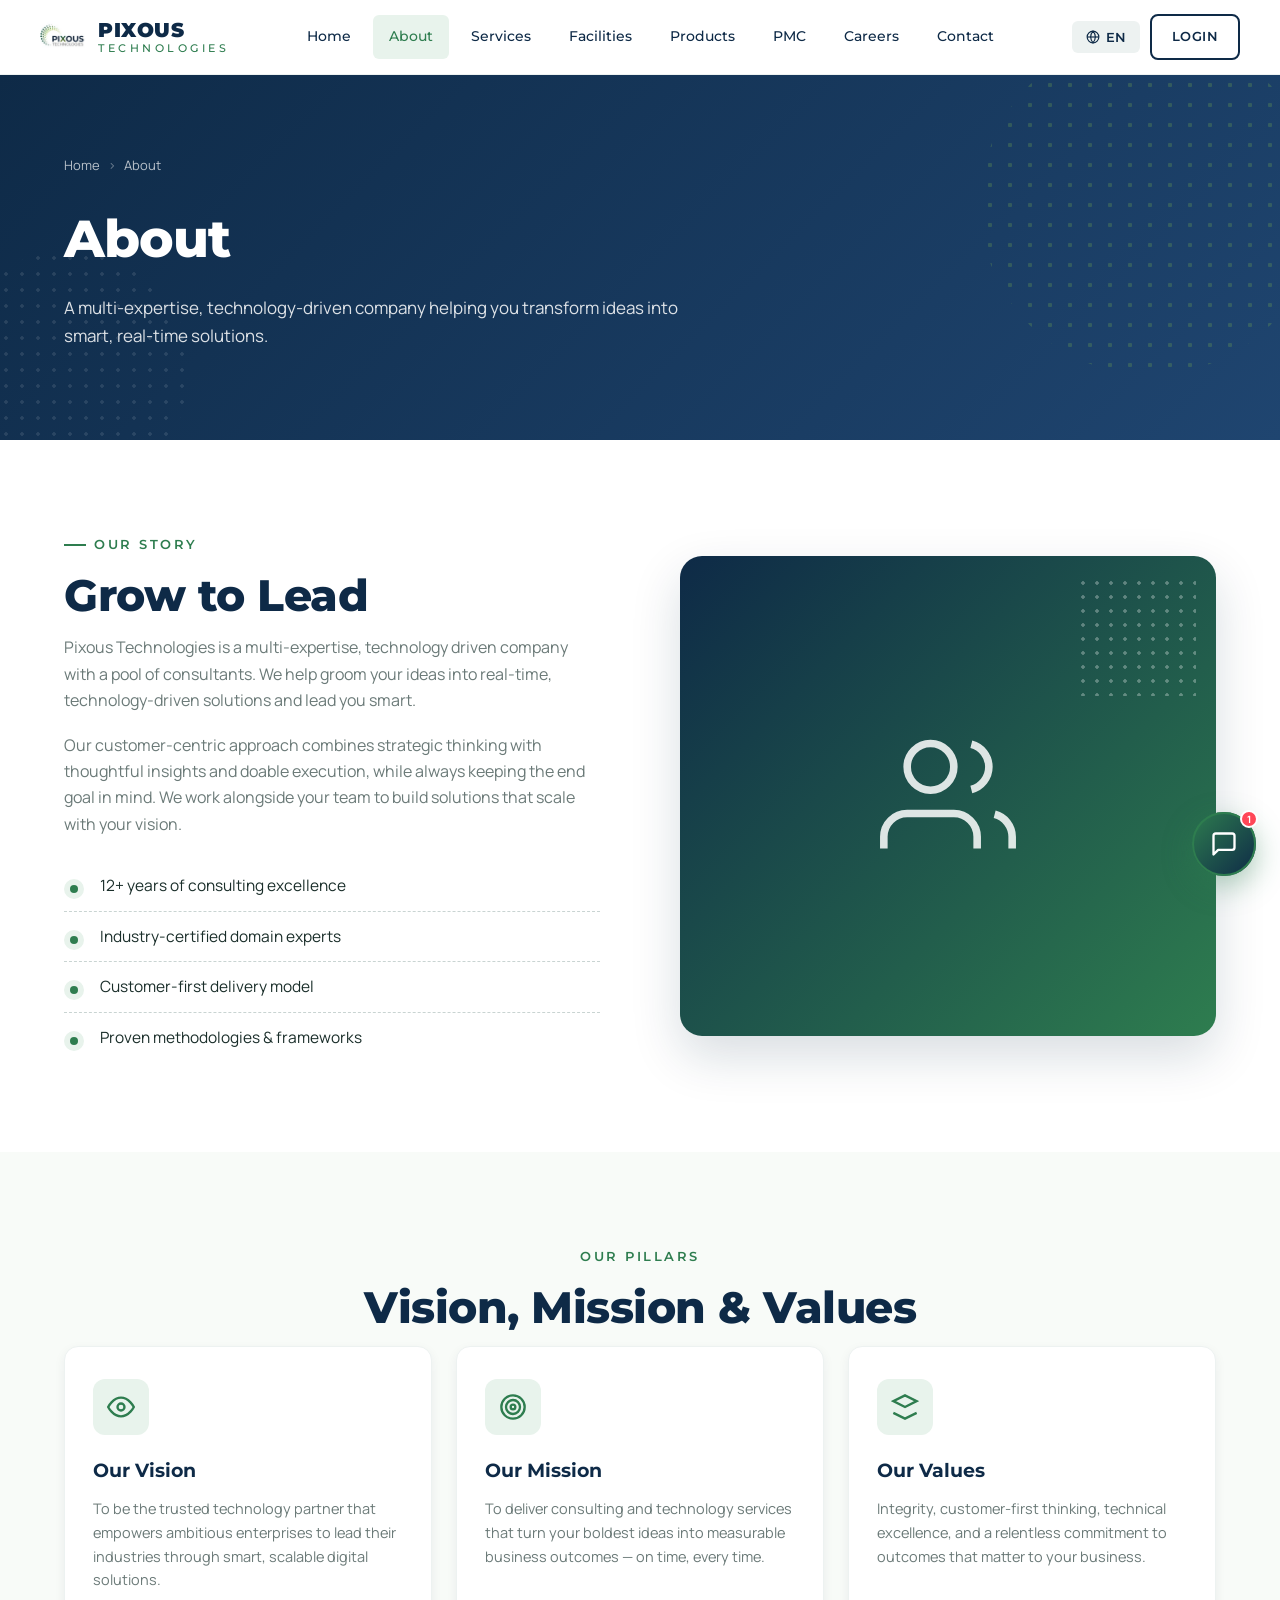
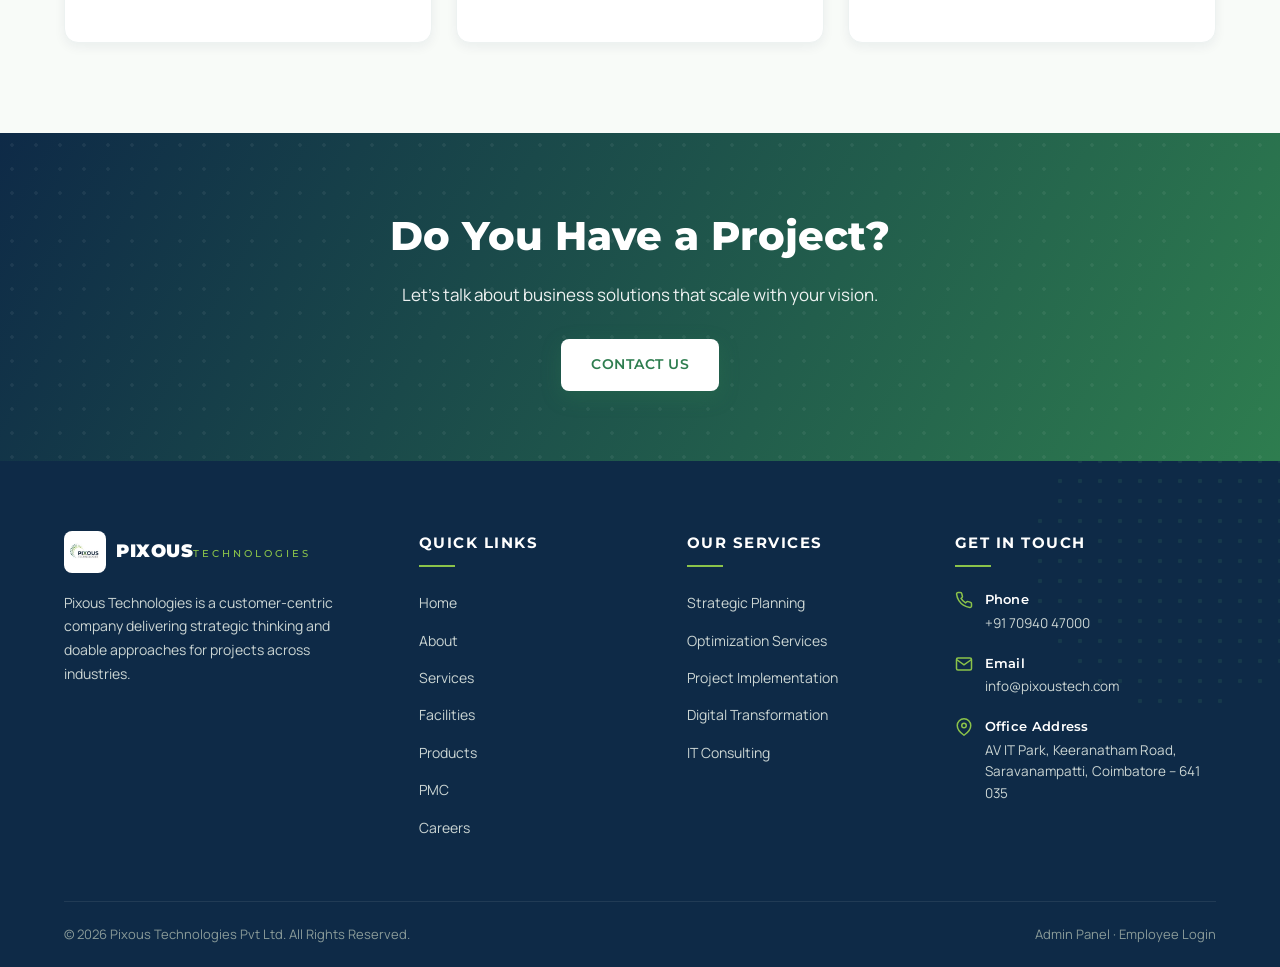
<file: about.html>
<!DOCTYPE html>
<html lang="en">
<head>
<meta charset="UTF-8">
<meta name="viewport" content="width=device-width,initial-scale=1.0">
<title>About Us — Pixous Technologies</title>
<link rel="icon" type="image/jpeg" href="images/logo.jpg">
<link rel="preconnect" href="https://fonts.googleapis.com">
<link href="https://fonts.googleapis.com/css2?family=Montserrat:wght@400;500;600;700;800;900&family=Manrope:wght@400;500;600;700&display=swap" rel="stylesheet">
<link rel="stylesheet" href="css/style.css">
<link rel="stylesheet" href="css/chatbot.css">
</head>
<body>

<header class="site-header">
  <div class="container nav-bar">
    <a href="index.html" class="brand">
      <img src="images/logo.jpg" alt="Pixous">
      <div class="brand-text"><span class="b1">PIXOUS</span><span class="b2">TECHNOLOGIES</span></div>
    </a>
    <nav class="nav-menu">
      <a href="index.html" data-i18n="nav.home">Home</a>
      <a href="about.html" class="active" data-i18n="nav.about">About</a>
      <a href="services.html" data-i18n="nav.services">Services</a>
      <a href="facilities.html" data-i18n="nav.facilities">Facilities</a>
      <a href="products.html" data-i18n="nav.products">Products</a>
      <a href="pmc.html" data-i18n="nav.pmc">PMC</a>
      <a href="careers.html" data-i18n="nav.careers">Careers</a>
      <a href="contact.html" data-i18n="nav.contact">Contact</a>
    </nav>
    <div class="nav-actions">
      <div class="lang-switch"><button class="lang-btn"><svg viewBox="0 0 24 24" fill="none" stroke="currentColor" stroke-width="2"><circle cx="12" cy="12" r="10"/><line x1="2" y1="12" x2="22" y2="12"/><path d="M12 2a15.3 15.3 0 0 1 4 10 15.3 15.3 0 0 1-4 10 15.3 15.3 0 0 1-4-10 15.3 15.3 0 0 1 4-10z"/></svg><span class="lang-current">EN</span></button><div class="lang-dropdown"></div></div>
      <a href="login.html" class="btn btn-outline" style="padding:10px 20px;font-size:13px" data-i18n="nav.login">Login</a>
      <button class="mobile-toggle"><svg viewBox="0 0 24 24" fill="none" stroke="currentColor" stroke-width="2"><line x1="3" y1="6" x2="21" y2="6"/><line x1="3" y1="12" x2="21" y2="12"/><line x1="3" y1="18" x2="21" y2="18"/></svg></button>
    </div>
  </div>
</header>

<section class="page-hero">
  <div class="container">
    <div class="breadcrumb"><a href="index.html" data-i18n="nav.home">Home</a><span class="sep">›</span><span data-i18n="nav.about">About</span></div>
    <h1 data-i18n="nav.about">About Us</h1>
    <p class="lead">A multi-expertise, technology-driven company helping you transform ideas into smart, real-time solutions.</p>
  </div>
</section>

<section class="section">
  <div class="container">
    <div class="feature-row">
      <div class="fade-in visible">
        <span class="section-eyebrow">OUR STORY</span>
        <h2 class="section-title">Grow to Lead</h2>
        <p style="color:var(--pix-grey-3);font-size:16px;margin-bottom:18px">Pixous Technologies is a multi-expertise, technology driven company with a pool of consultants. We help groom your ideas into real-time, technology-driven solutions and lead you smart.</p>
        <p style="color:var(--pix-grey-3);font-size:16px;margin-bottom:18px">Our customer-centric approach combines strategic thinking with thoughtful insights and doable execution, while always keeping the end goal in mind. We work alongside your team to build solutions that scale with your vision.</p>
        <ul class="feature-list">
          <li>12+ years of consulting excellence</li>
          <li>Industry-certified domain experts</li>
          <li>Customer-first delivery model</li>
          <li>Proven methodologies & frameworks</li>
        </ul>
      </div>
      <div class="feature-image fade-in visible delay-2">
        <div class="feature-icon-big"><svg viewBox="0 0 24 24" fill="none" stroke="currentColor" stroke-width="1.3"><path d="M17 21v-2a4 4 0 0 0-4-4H5a4 4 0 0 0-4 4v2"/><circle cx="9" cy="7" r="4"/><path d="M23 21v-2a4 4 0 0 0-3-3.87"/><path d="M16 3.13a4 4 0 0 1 0 7.75"/></svg></div>
      </div>
    </div>
  </div>
</section>

<section class="section services-preview">
  <div class="container text-center">
    <span class="section-eyebrow">OUR PILLARS</span>
    <h2 class="section-title">Vision, Mission & Values</h2>
  </div>
  <div class="container">
    <div class="services-grid">
      <div class="service-card fade-in visible">
        <div class="service-icon"><svg viewBox="0 0 24 24" fill="none" stroke="currentColor" stroke-width="2"><path d="M1 12s4-8 11-8 11 8 11 8-4 8-11 8-11-8-11-8z"/><circle cx="12" cy="12" r="3"/></svg></div>
        <h3>Our Vision</h3>
        <p>To be the trusted technology partner that empowers ambitious enterprises to lead their industries through smart, scalable digital solutions.</p>
      </div>
      <div class="service-card fade-in visible delay-1">
        <div class="service-icon"><svg viewBox="0 0 24 24" fill="none" stroke="currentColor" stroke-width="2"><circle cx="12" cy="12" r="10"/><circle cx="12" cy="12" r="6"/><circle cx="12" cy="12" r="2"/></svg></div>
        <h3>Our Mission</h3>
        <p>To deliver consulting and technology services that turn your boldest ideas into measurable business outcomes — on time, every time.</p>
      </div>
      <div class="service-card fade-in visible delay-2">
        <div class="service-icon"><svg viewBox="0 0 24 24" fill="none" stroke="currentColor" stroke-width="2"><path d="M12 2L2 7l10 5 10-5-10-5z"/><path d="M2 17l10 5 10-5"/></svg></div>
        <h3>Our Values</h3>
        <p>Integrity, customer-first thinking, technical excellence, and a relentless commitment to outcomes that matter to your business.</p>
      </div>
    </div>
  </div>
</section>

<section class="cta-strip">
  <div class="container">
    <h2 data-i18n="cta.title">Do You Have a Project?</h2>
    <p data-i18n="cta.subtitle">Let's talk about business solutions that scale with your vision.</p>
    <a href="contact.html" class="btn btn-primary" data-i18n="btn.contact_us">Contact Us</a>
  </div>
</section>

<footer class="site-footer">
  <div class="container">
    <div class="footer-grid">
      <div class="footer-col">
        <div class="footer-brand"><img src="images/logo.jpg" alt="Pixous"><div class="footer-brand-text"><span class="b1">PIXOUS</span><span class="b2">TECHNOLOGIES</span></div></div>
        <p class="footer-tagline" data-i18n="footer.tagline">Pixous Technologies is a customer-centric company delivering strategic thinking and doable approaches.</p>
      </div>
      <div class="footer-col">
        <h4 data-i18n="footer.quick_links">Quick Links</h4>
        <ul><li><a href="index.html" data-i18n="nav.home">Home</a></li><li><a href="about.html" data-i18n="nav.about">About</a></li><li><a href="services.html" data-i18n="nav.services">Services</a></li><li><a href="facilities.html" data-i18n="nav.facilities">Facilities</a></li><li><a href="products.html" data-i18n="nav.products">Products</a></li><li><a href="pmc.html" data-i18n="nav.pmc">PMC</a></li><li><a href="careers.html" data-i18n="nav.careers">Careers</a></li></ul>
      </div>
      <div class="footer-col">
        <h4 data-i18n="footer.services_title">Our Services</h4>
        <ul><li><a href="services.html">Strategic Planning</a></li><li><a href="services.html">Optimization Services</a></li><li><a href="services.html">Project Implementation</a></li><li><a href="services.html">Digital Transformation</a></li><li><a href="services.html">IT Consulting</a></li></ul>
      </div>
      <div class="footer-col">
        <h4 data-i18n="footer.contact_title">Get in Touch</h4>
        <div class="footer-contact"><svg viewBox="0 0 24 24" fill="none" stroke="currentColor" stroke-width="2"><path d="M22 16.92v3a2 2 0 0 1-2.18 2 19.79 19.79 0 0 1-8.63-3.07 19.5 19.5 0 0 1-6-6 19.79 19.79 0 0 1-3.07-8.67A2 2 0 0 1 4.11 2h3a2 2 0 0 1 2 1.72 12.84 12.84 0 0 0 .7 2.81 2 2 0 0 1-.45 2.11L8.09 9.91a16 16 0 0 0 6 6l1.27-1.27a2 2 0 0 1 2.11-.45 12.84 12.84 0 0 0 2.81.7A2 2 0 0 1 22 16.92z"/></svg><div><strong>Phone</strong><a href="tel:+917094047000" data-admin="phone">+91 70940 47000</a></div></div>
        <div class="footer-contact"><svg viewBox="0 0 24 24" fill="none" stroke="currentColor" stroke-width="2"><path d="M4 4h16c1.1 0 2 .9 2 2v12c0 1.1-.9 2-2 2H4c-1.1 0-2-.9-2-2V6c0-1.1.9-2 2-2z"/><polyline points="22,6 12,13 2,6"/></svg><div><strong>Email</strong><a href="mailto:info@pixoustech.com" data-admin="email">info@pixoustech.com</a></div></div>
        <div class="footer-contact"><svg viewBox="0 0 24 24" fill="none" stroke="currentColor" stroke-width="2"><path d="M21 10c0 7-9 13-9 13s-9-6-9-13a9 9 0 0 1 18 0z"/><circle cx="12" cy="10" r="3"/></svg><div><strong data-i18n="footer.office">Office</strong><span data-admin="address">AV IT Park, Keeranatham Road, Saravanampatti, Coimbatore – 641 035</span></div></div>
      </div>
    </div>
    <div class="footer-bottom"><span data-i18n="footer.copyright">© 2026 Pixous Technologies Pvt Ltd. All Rights Reserved.</span><span><a href="admin/login.html">Admin Panel</a> · <a href="employee-login.html">Employee Login</a></span></div>
  </div>
</footer>

<script src="js/i18n.js"></script>
<script src="js/main.js"></script>
<script src="js/chatbot.js"></script>
</body>
</html>
</file>
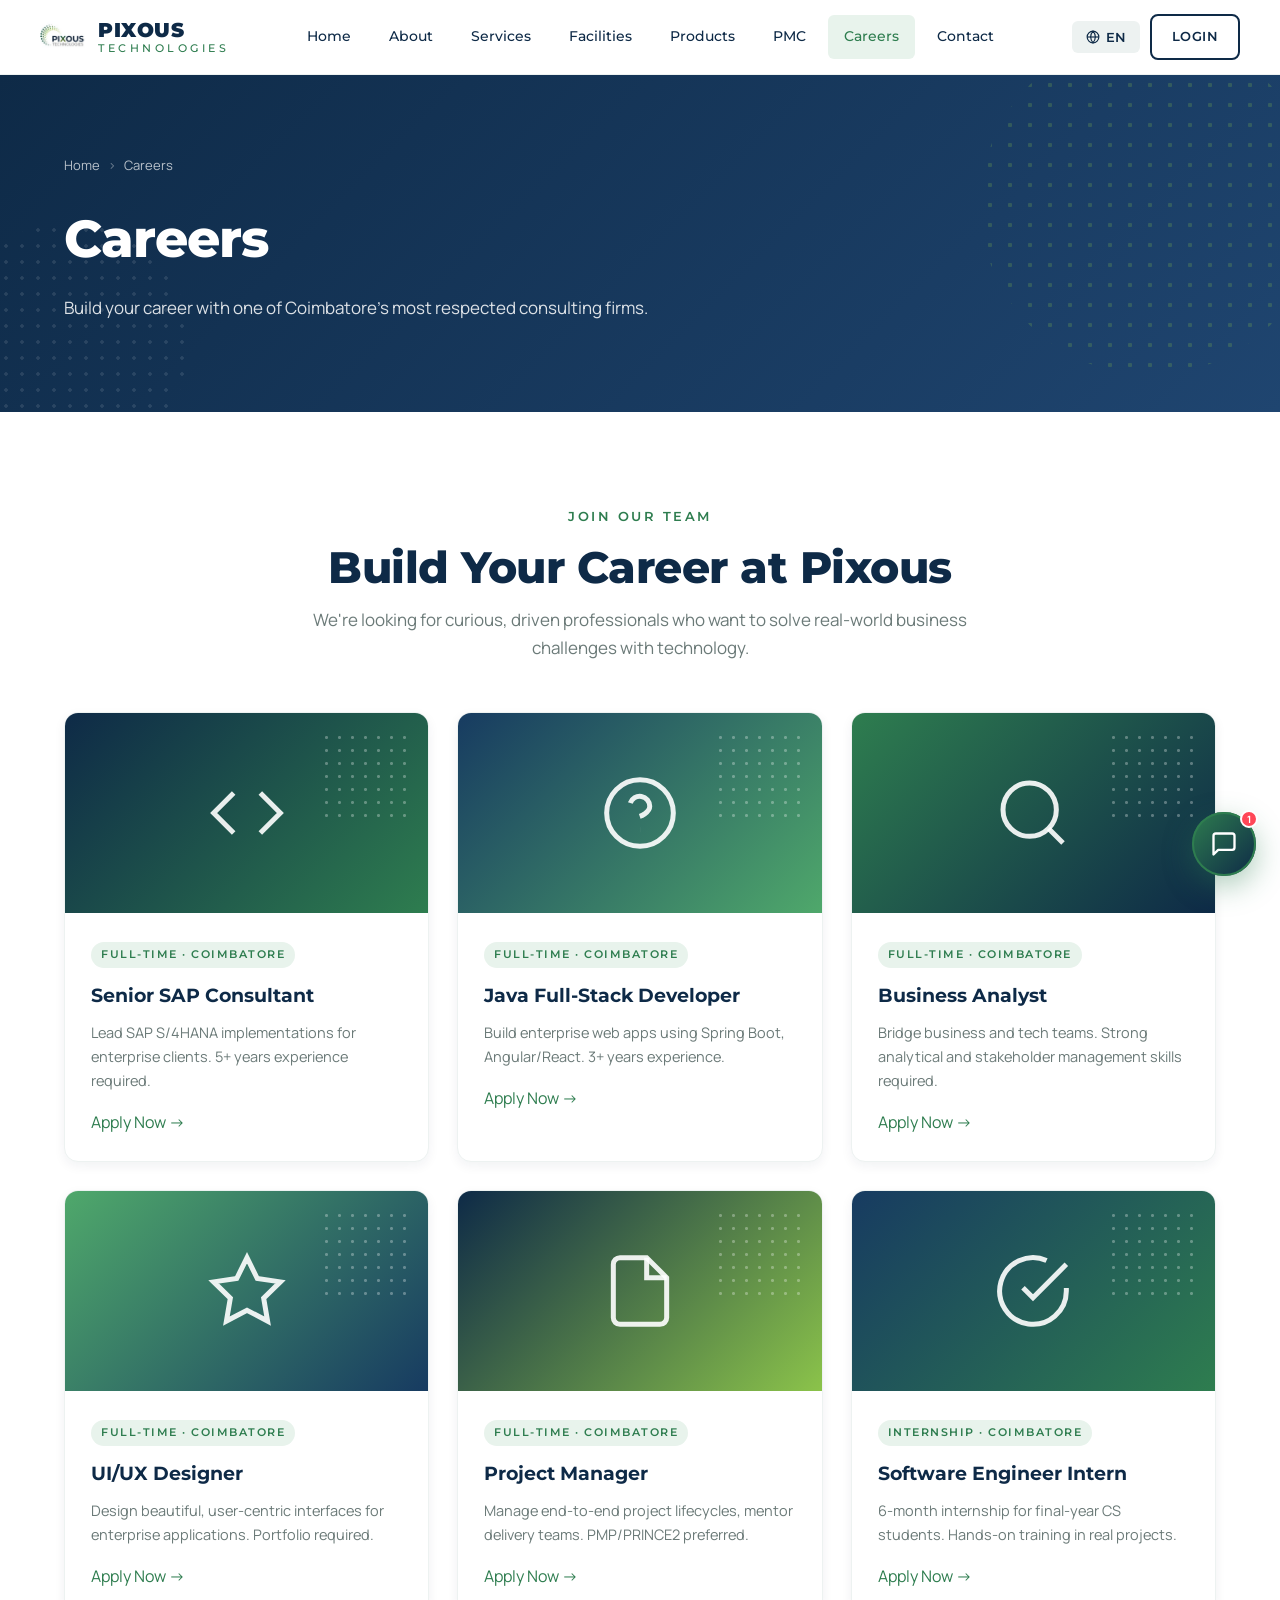
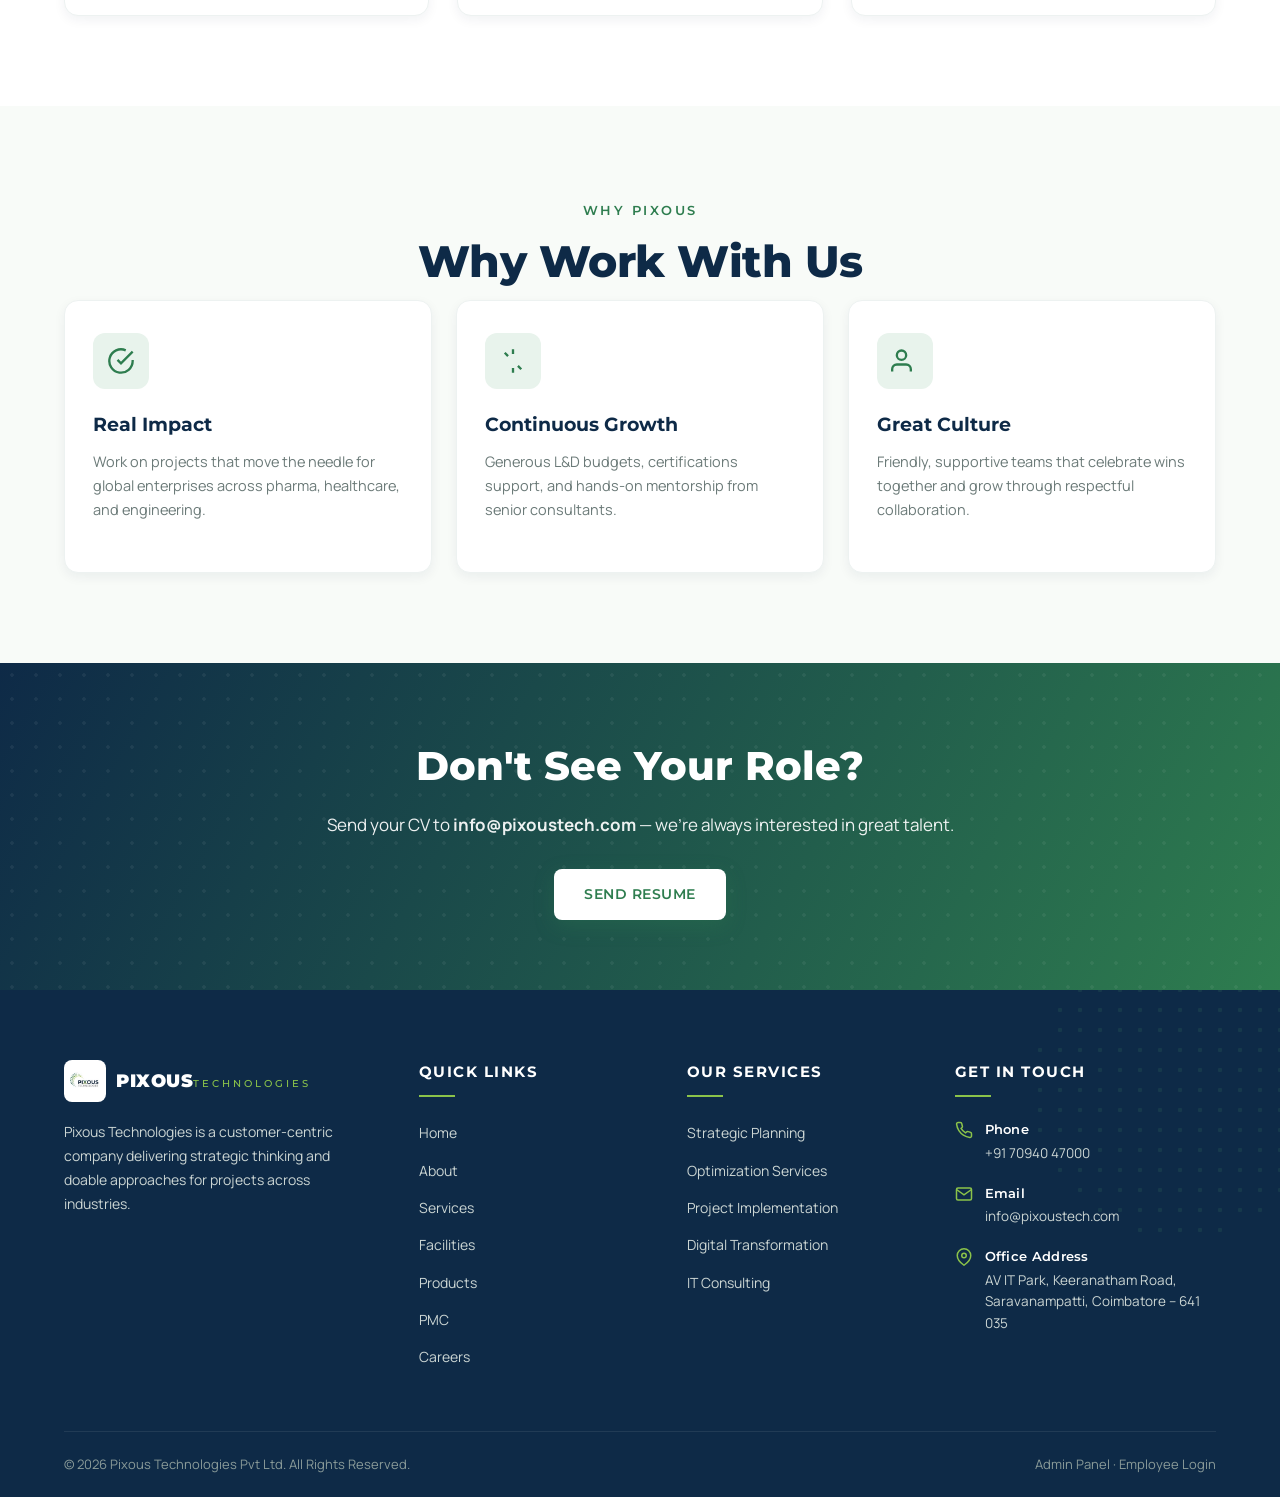
<file: careers.html>
<!DOCTYPE html>
<html lang="en">
<head>
<meta charset="UTF-8">
<meta name="viewport" content="width=device-width,initial-scale=1.0">
<title>Careers — Pixous Technologies</title>
<link rel="icon" type="image/jpeg" href="images/logo.jpg">
<link rel="preconnect" href="https://fonts.googleapis.com">
<link href="https://fonts.googleapis.com/css2?family=Montserrat:wght@400;500;600;700;800;900&family=Manrope:wght@400;500;600;700&display=swap" rel="stylesheet">
<link rel="stylesheet" href="css/style.css">
<link rel="stylesheet" href="css/chatbot.css">
</head>
<body>

<header class="site-header">
  <div class="container nav-bar">
    <a href="index.html" class="brand"><img src="images/logo.jpg" alt="Pixous"><div class="brand-text"><span class="b1">PIXOUS</span><span class="b2">TECHNOLOGIES</span></div></a>
    <nav class="nav-menu"><a href="index.html" data-i18n="nav.home">Home</a><a href="about.html" data-i18n="nav.about">About</a><a href="services.html" data-i18n="nav.services">Services</a><a href="facilities.html" data-i18n="nav.facilities">Facilities</a><a href="products.html" data-i18n="nav.products">Products</a><a href="pmc.html" data-i18n="nav.pmc">PMC</a><a href="careers.html" class="active" data-i18n="nav.careers">Careers</a><a href="contact.html" data-i18n="nav.contact">Contact</a></nav>
    <div class="nav-actions">
      <div class="lang-switch"><button class="lang-btn"><svg viewBox="0 0 24 24" fill="none" stroke="currentColor" stroke-width="2"><circle cx="12" cy="12" r="10"/><line x1="2" y1="12" x2="22" y2="12"/><path d="M12 2a15.3 15.3 0 0 1 4 10 15.3 15.3 0 0 1-4 10 15.3 15.3 0 0 1-4-10 15.3 15.3 0 0 1 4-10z"/></svg><span class="lang-current">EN</span></button><div class="lang-dropdown"></div></div>
      <a href="login.html" class="btn btn-outline" style="padding:10px 20px;font-size:13px" data-i18n="nav.login">Login</a>
      <button class="mobile-toggle"><svg viewBox="0 0 24 24" fill="none" stroke="currentColor" stroke-width="2"><line x1="3" y1="6" x2="21" y2="6"/><line x1="3" y1="12" x2="21" y2="12"/><line x1="3" y1="18" x2="21" y2="18"/></svg></button>
    </div>
  </div>
</header>

<section class="page-hero">
  <div class="container">
    <div class="breadcrumb"><a href="index.html" data-i18n="nav.home">Home</a><span class="sep">›</span><span>Careers</span></div>
    <h1>Careers</h1>
    <p class="lead">Build your career with one of Coimbatore's most respected consulting firms.</p>
  </div>
</section>


<section class="section">
  <div class="container">
    <div class="text-center">
      <span class="section-eyebrow">JOIN OUR TEAM</span>
      <h2 class="section-title">Build Your Career at Pixous</h2>
      <p class="section-subtitle" style="margin:0 auto 50px">We're looking for curious, driven professionals who want to solve real-world business challenges with technology.</p>
    </div>
    <div class="cards-grid">
      <div class="feature-card fade-in visible">
        <div class="fc-image var-1"><svg viewBox="0 0 24 24" fill="none" stroke="currentColor" stroke-width="1.5"><polyline points="16 18 22 12 16 6"/><polyline points="8 6 2 12 8 18"/></svg></div>
        <div class="fc-body"><span class="fc-tag">FULL-TIME · COIMBATORE</span><h3>Senior SAP Consultant</h3><p>Lead SAP S/4HANA implementations for enterprise clients. 5+ years experience required.</p><a href="mailto:info@pixoustech.com?subject=Application: SAP Consultant" class="btn-ghost">Apply Now</a></div>
      </div>
      <div class="feature-card fade-in visible delay-1">
        <div class="fc-image var-2"><svg viewBox="0 0 24 24" fill="none" stroke="currentColor" stroke-width="1.5"><circle cx="12" cy="12" r="10"/><path d="M9.09 9a3 3 0 0 1 5.83 1c0 2-3 3-3 3"/><line x1="12" y1="17" x2="12.01" y2="17"/></svg></div>
        <div class="fc-body"><span class="fc-tag">FULL-TIME · COIMBATORE</span><h3>Java Full-Stack Developer</h3><p>Build enterprise web apps using Spring Boot, Angular/React. 3+ years experience.</p><a href="mailto:info@pixoustech.com?subject=Application: Java Developer" class="btn-ghost">Apply Now</a></div>
      </div>
      <div class="feature-card fade-in visible delay-2">
        <div class="fc-image var-3"><svg viewBox="0 0 24 24" fill="none" stroke="currentColor" stroke-width="1.5"><circle cx="11" cy="11" r="8"/><line x1="21" y1="21" x2="16.65" y2="16.65"/></svg></div>
        <div class="fc-body"><span class="fc-tag">FULL-TIME · COIMBATORE</span><h3>Business Analyst</h3><p>Bridge business and tech teams. Strong analytical and stakeholder management skills required.</p><a href="mailto:info@pixoustech.com?subject=Application: Business Analyst" class="btn-ghost">Apply Now</a></div>
      </div>
      <div class="feature-card fade-in visible">
        <div class="fc-image var-4"><svg viewBox="0 0 24 24" fill="none" stroke="currentColor" stroke-width="1.5"><polygon points="12 2 15.09 8.26 22 9.27 17 14.14 18.18 21.02 12 17.77 5.82 21.02 7 14.14 2 9.27 8.91 8.26 12 2"/></svg></div>
        <div class="fc-body"><span class="fc-tag">FULL-TIME · COIMBATORE</span><h3>UI/UX Designer</h3><p>Design beautiful, user-centric interfaces for enterprise applications. Portfolio required.</p><a href="mailto:info@pixoustech.com?subject=Application: UI/UX Designer" class="btn-ghost">Apply Now</a></div>
      </div>
      <div class="feature-card fade-in visible delay-1">
        <div class="fc-image var-5"><svg viewBox="0 0 24 24" fill="none" stroke="currentColor" stroke-width="1.5"><path d="M14 2H6a2 2 0 0 0-2 2v16a2 2 0 0 0 2 2h12a2 2 0 0 0 2-2V8z"/><polyline points="14 2 14 8 20 8"/></svg></div>
        <div class="fc-body"><span class="fc-tag">FULL-TIME · COIMBATORE</span><h3>Project Manager</h3><p>Manage end-to-end project lifecycles, mentor delivery teams. PMP/PRINCE2 preferred.</p><a href="mailto:info@pixoustech.com?subject=Application: Project Manager" class="btn-ghost">Apply Now</a></div>
      </div>
      <div class="feature-card fade-in visible delay-2">
        <div class="fc-image var-6"><svg viewBox="0 0 24 24" fill="none" stroke="currentColor" stroke-width="1.5"><path d="M22 11.08V12a10 10 0 1 1-5.93-9.14"/><polyline points="22 4 12 14.01 9 11.01"/></svg></div>
        <div class="fc-body"><span class="fc-tag">INTERNSHIP · COIMBATORE</span><h3>Software Engineer Intern</h3><p>6-month internship for final-year CS students. Hands-on training in real projects.</p><a href="mailto:info@pixoustech.com?subject=Application: Intern" class="btn-ghost">Apply Now</a></div>
      </div>
    </div>
  </div>
</section>

<section class="section services-preview">
  <div class="container text-center">
    <span class="section-eyebrow">WHY PIXOUS</span>
    <h2 class="section-title">Why Work With Us</h2>
  </div>
  <div class="container">
    <div class="services-grid">
      <div class="service-card fade-in visible"><div class="service-icon"><svg viewBox="0 0 24 24" fill="none" stroke="currentColor" stroke-width="2"><path d="M22 11.08V12a10 10 0 1 1-5.93-9.14"/><polyline points="22 4 12 14.01 9 11.01"/></svg></div><h3>Real Impact</h3><p>Work on projects that move the needle for global enterprises across pharma, healthcare, and engineering.</p></div>
      <div class="service-card fade-in visible delay-1"><div class="service-icon"><svg viewBox="0 0 24 24" fill="none" stroke="currentColor" stroke-width="2"><path d="M12 2v4M12 18v4M4.93 4.93l2.83 2.83M16.24 16.24l2.83 2.83"/></svg></div><h3>Continuous Growth</h3><p>Generous L&D budgets, certifications support, and hands-on mentorship from senior consultants.</p></div>
      <div class="service-card fade-in visible delay-2"><div class="service-icon"><svg viewBox="0 0 24 24" fill="none" stroke="currentColor" stroke-width="2"><path d="M17 21v-2a4 4 0 0 0-4-4H5a4 4 0 0 0-4 4v2"/><circle cx="9" cy="7" r="4"/></svg></div><h3>Great Culture</h3><p>Friendly, supportive teams that celebrate wins together and grow through respectful collaboration.</p></div>
    </div>
  </div>
</section>

<section class="cta-strip">
  <div class="container">
    <h2>Don't See Your Role?</h2>
    <p>Send your CV to <strong>info@pixoustech.com</strong> — we're always interested in great talent.</p>
    <a href="mailto:info@pixoustech.com" class="btn btn-primary">Send Resume</a>
  </div>
</section>


<footer class="site-footer">
  <div class="container">
    <div class="footer-grid">
      <div class="footer-col">
        <div class="footer-brand"><img src="images/logo.jpg" alt="Pixous"><div class="footer-brand-text"><span class="b1">PIXOUS</span><span class="b2">TECHNOLOGIES</span></div></div>
        <p class="footer-tagline" data-i18n="footer.tagline">Pixous Technologies is a customer-centric company delivering strategic thinking and doable approaches.</p>
      </div>
      <div class="footer-col">
        <h4 data-i18n="footer.quick_links">Quick Links</h4>
        <ul><li><a href="index.html" data-i18n="nav.home">Home</a></li><li><a href="about.html" data-i18n="nav.about">About</a></li><li><a href="services.html" data-i18n="nav.services">Services</a></li><li><a href="facilities.html" data-i18n="nav.facilities">Facilities</a></li><li><a href="products.html" data-i18n="nav.products">Products</a></li><li><a href="pmc.html" data-i18n="nav.pmc">PMC</a></li><li><a href="careers.html" data-i18n="nav.careers">Careers</a></li></ul>
      </div>
      <div class="footer-col">
        <h4 data-i18n="footer.services_title">Our Services</h4>
        <ul><li><a href="services.html">Strategic Planning</a></li><li><a href="services.html">Optimization Services</a></li><li><a href="services.html">Project Implementation</a></li><li><a href="services.html">Digital Transformation</a></li><li><a href="services.html">IT Consulting</a></li></ul>
      </div>
      <div class="footer-col">
        <h4 data-i18n="footer.contact_title">Get in Touch</h4>
        <div class="footer-contact"><svg viewBox="0 0 24 24" fill="none" stroke="currentColor" stroke-width="2"><path d="M22 16.92v3a2 2 0 0 1-2.18 2 19.79 19.79 0 0 1-8.63-3.07 19.5 19.5 0 0 1-6-6 19.79 19.79 0 0 1-3.07-8.67A2 2 0 0 1 4.11 2h3a2 2 0 0 1 2 1.72 12.84 12.84 0 0 0 .7 2.81 2 2 0 0 1-.45 2.11L8.09 9.91a16 16 0 0 0 6 6l1.27-1.27a2 2 0 0 1 2.11-.45 12.84 12.84 0 0 0 2.81.7A2 2 0 0 1 22 16.92z"/></svg><div><strong>Phone</strong><a href="tel:+917094047000" data-admin="phone">+91 70940 47000</a></div></div>
        <div class="footer-contact"><svg viewBox="0 0 24 24" fill="none" stroke="currentColor" stroke-width="2"><path d="M4 4h16c1.1 0 2 .9 2 2v12c0 1.1-.9 2-2 2H4c-1.1 0-2-.9-2-2V6c0-1.1.9-2 2-2z"/><polyline points="22,6 12,13 2,6"/></svg><div><strong>Email</strong><a href="mailto:info@pixoustech.com" data-admin="email">info@pixoustech.com</a></div></div>
        <div class="footer-contact"><svg viewBox="0 0 24 24" fill="none" stroke="currentColor" stroke-width="2"><path d="M21 10c0 7-9 13-9 13s-9-6-9-13a9 9 0 0 1 18 0z"/><circle cx="12" cy="10" r="3"/></svg><div><strong data-i18n="footer.office">Office</strong><span data-admin="address">AV IT Park, Keeranatham Road, Saravanampatti, Coimbatore – 641 035</span></div></div>
      </div>
    </div>
    <div class="footer-bottom"><span data-i18n="footer.copyright">© 2026 Pixous Technologies Pvt Ltd. All Rights Reserved.</span><span><a href="admin/login.html">Admin Panel</a> · <a href="employee-login.html">Employee Login</a></span></div>
  </div>
</footer>

<script src="js/i18n.js"></script>
<script src="js/main.js"></script>
<script src="js/chatbot.js"></script>
</body>
</html>
</file>
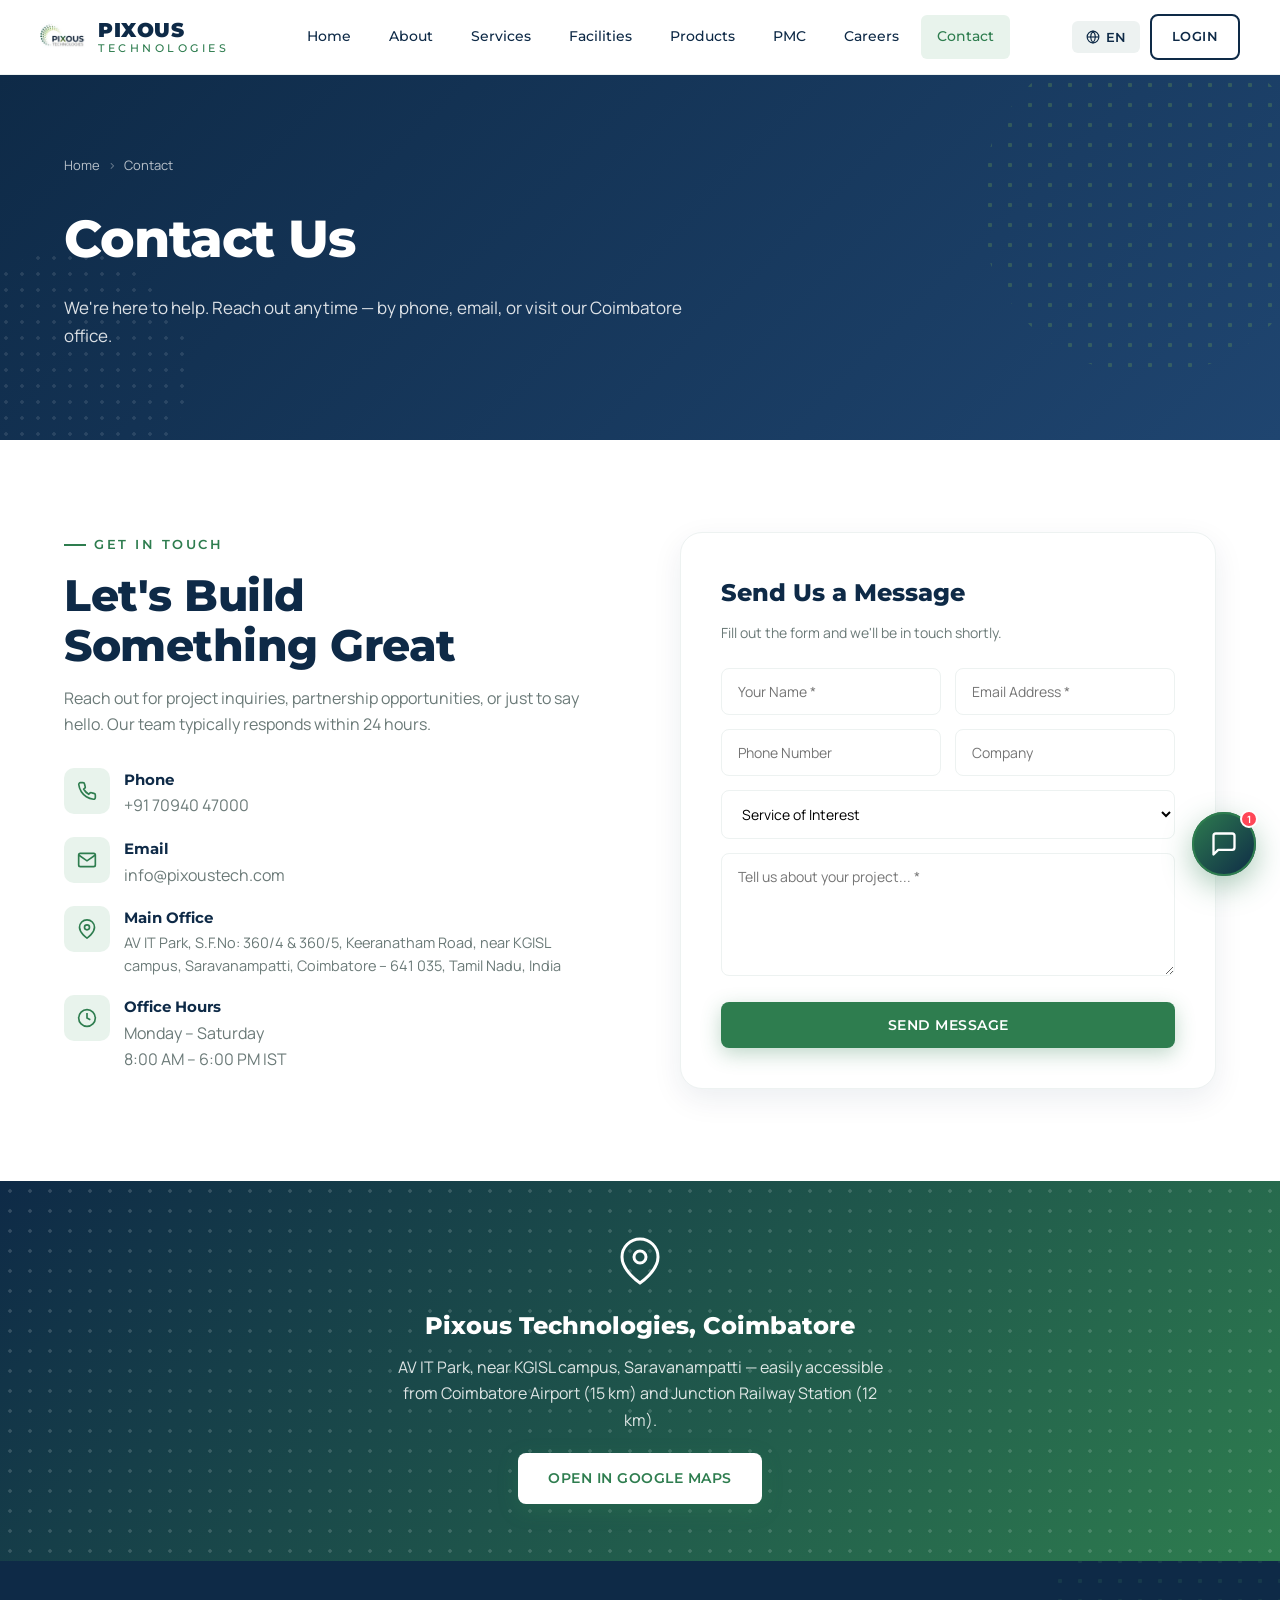
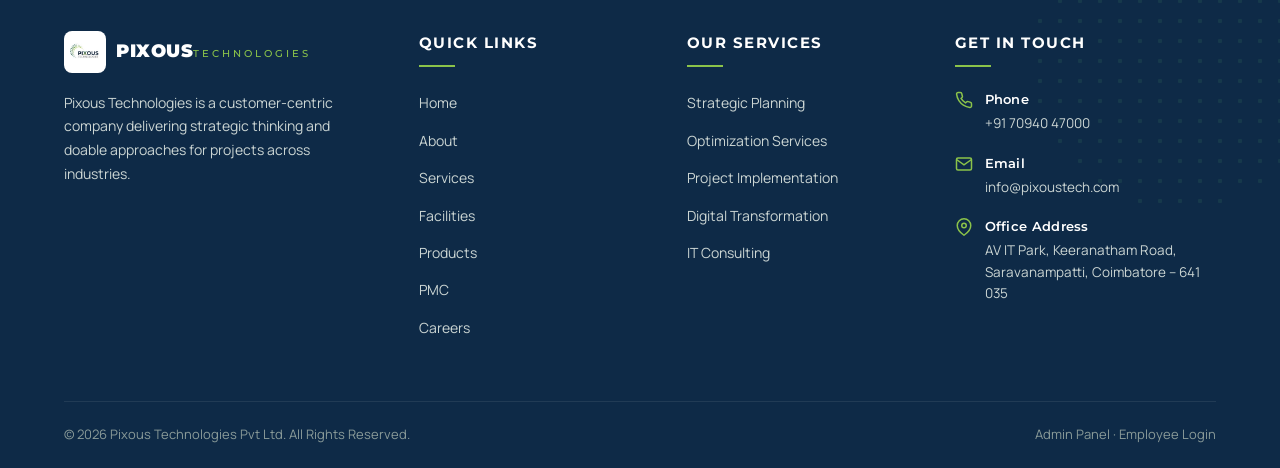
<file: contact.html>
<!DOCTYPE html>
<html lang="en">
<head>
<meta charset="UTF-8">
<meta name="viewport" content="width=device-width,initial-scale=1.0">
<title>Contact Us — Pixous Technologies</title>
<link rel="icon" type="image/jpeg" href="images/logo.jpg">
<link rel="preconnect" href="https://fonts.googleapis.com">
<link href="https://fonts.googleapis.com/css2?family=Montserrat:wght@400;500;600;700;800;900&family=Manrope:wght@400;500;600;700&display=swap" rel="stylesheet">
<link rel="stylesheet" href="css/style.css">
<link rel="stylesheet" href="css/chatbot.css">
</head>
<body>

<header class="site-header">
  <div class="container nav-bar">
    <a href="index.html" class="brand"><img src="images/logo.jpg" alt="Pixous"><div class="brand-text"><span class="b1">PIXOUS</span><span class="b2">TECHNOLOGIES</span></div></a>
    <nav class="nav-menu"><a href="index.html" data-i18n="nav.home">Home</a><a href="about.html" data-i18n="nav.about">About</a><a href="services.html" data-i18n="nav.services">Services</a><a href="facilities.html" data-i18n="nav.facilities">Facilities</a><a href="products.html" data-i18n="nav.products">Products</a><a href="pmc.html" data-i18n="nav.pmc">PMC</a><a href="careers.html" data-i18n="nav.careers">Careers</a><a href="contact.html" class="active" data-i18n="nav.contact">Contact</a></nav>
    <div class="nav-actions">
      <div class="lang-switch"><button class="lang-btn"><svg viewBox="0 0 24 24" fill="none" stroke="currentColor" stroke-width="2"><circle cx="12" cy="12" r="10"/><line x1="2" y1="12" x2="22" y2="12"/><path d="M12 2a15.3 15.3 0 0 1 4 10 15.3 15.3 0 0 1-4 10 15.3 15.3 0 0 1-4-10 15.3 15.3 0 0 1 4-10z"/></svg><span class="lang-current">EN</span></button><div class="lang-dropdown"></div></div>
      <a href="login.html" class="btn btn-outline" style="padding:10px 20px;font-size:13px" data-i18n="nav.login">Login</a>
      <button class="mobile-toggle"><svg viewBox="0 0 24 24" fill="none" stroke="currentColor" stroke-width="2"><line x1="3" y1="6" x2="21" y2="6"/><line x1="3" y1="12" x2="21" y2="12"/><line x1="3" y1="18" x2="21" y2="18"/></svg></button>
    </div>
  </div>
</header>

<section class="page-hero">
  <div class="container">
    <div class="breadcrumb"><a href="index.html" data-i18n="nav.home">Home</a><span class="sep">›</span><span>Contact</span></div>
    <h1>Contact Us</h1>
    <p class="lead">We're here to help. Reach out anytime — by phone, email, or visit our Coimbatore office.</p>
  </div>
</section>


<section class="section">
  <div class="container">
    <div class="feature-row">
      <div class="fade-in visible">
        <span class="section-eyebrow">GET IN TOUCH</span>
        <h2 class="section-title">Let's Build<br>Something Great</h2>
        <p style="color:var(--pix-grey-3);font-size:16px;margin-bottom:30px">Reach out for project inquiries, partnership opportunities, or just to say hello. Our team typically responds within 24 hours.</p>

        <div style="display:flex;gap:14px;margin-bottom:18px;align-items:flex-start">
          <div style="width:46px;height:46px;border-radius:10px;background:var(--pix-green-soft);color:var(--pix-green);display:flex;align-items:center;justify-content:center;flex-shrink:0"><svg width="20" height="20" viewBox="0 0 24 24" fill="none" stroke="currentColor" stroke-width="2"><path d="M22 16.92v3a2 2 0 0 1-2.18 2 19.79 19.79 0 0 1-8.63-3.07 19.5 19.5 0 0 1-6-6 19.79 19.79 0 0 1-3.07-8.67A2 2 0 0 1 4.11 2h3a2 2 0 0 1 2 1.72 12.84 12.84 0 0 0 .7 2.81 2 2 0 0 1-.45 2.11L8.09 9.91a16 16 0 0 0 6 6l1.27-1.27a2 2 0 0 1 2.11-.45 12.84 12.84 0 0 0 2.81.7A2 2 0 0 1 22 16.92z"/></svg></div>
          <div><div style="font-family:var(--font-brand);font-weight:700;color:var(--pix-navy);font-size:15px">Phone</div><a href="tel:+917094047000" data-admin="phone" style="color:var(--pix-grey-3)">+91 70940 47000</a></div>
        </div>
        <div style="display:flex;gap:14px;margin-bottom:18px;align-items:flex-start">
          <div style="width:46px;height:46px;border-radius:10px;background:var(--pix-green-soft);color:var(--pix-green);display:flex;align-items:center;justify-content:center;flex-shrink:0"><svg width="20" height="20" viewBox="0 0 24 24" fill="none" stroke="currentColor" stroke-width="2"><path d="M4 4h16c1.1 0 2 .9 2 2v12c0 1.1-.9 2-2 2H4c-1.1 0-2-.9-2-2V6c0-1.1.9-2 2-2z"/><polyline points="22,6 12,13 2,6"/></svg></div>
          <div><div style="font-family:var(--font-brand);font-weight:700;color:var(--pix-navy);font-size:15px">Email</div><a href="mailto:info@pixoustech.com" data-admin="email" style="color:var(--pix-grey-3)">info@pixoustech.com</a></div>
        </div>
        <div style="display:flex;gap:14px;margin-bottom:18px;align-items:flex-start">
          <div style="width:46px;height:46px;border-radius:10px;background:var(--pix-green-soft);color:var(--pix-green);display:flex;align-items:center;justify-content:center;flex-shrink:0"><svg width="20" height="20" viewBox="0 0 24 24" fill="none" stroke="currentColor" stroke-width="2"><path d="M21 10c0 7-9 13-9 13s-9-6-9-13a9 9 0 0 1 18 0z"/><circle cx="12" cy="10" r="3"/></svg></div>
          <div><div style="font-family:var(--font-brand);font-weight:700;color:var(--pix-navy);font-size:15px">Main Office</div><div style="color:var(--pix-grey-3);font-size:14.5px;line-height:1.6" data-admin="address">AV IT Park, S.F.No: 360/4 & 360/5, Keeranatham Road, near KGISL campus, Saravanampatti, Coimbatore – 641 035, Tamil Nadu, India</div></div>
        </div>
        <div style="display:flex;gap:14px;margin-bottom:18px;align-items:flex-start">
          <div style="width:46px;height:46px;border-radius:10px;background:var(--pix-green-soft);color:var(--pix-green);display:flex;align-items:center;justify-content:center;flex-shrink:0"><svg width="20" height="20" viewBox="0 0 24 24" fill="none" stroke="currentColor" stroke-width="2"><circle cx="12" cy="12" r="10"/><polyline points="12 6 12 12 16 14"/></svg></div>
          <div><div style="font-family:var(--font-brand);font-weight:700;color:var(--pix-navy);font-size:15px">Office Hours</div><div style="color:var(--pix-grey-3)">Monday – Saturday<br>8:00 AM – 6:00 PM IST</div></div>
        </div>
      </div>

      <div class="fade-in visible delay-2" style="background:#fff;border-radius:var(--radius-lg);padding:40px;box-shadow:var(--shadow);border:1px solid var(--pix-grey-1)">
        <h3 style="font-family:var(--font-brand);font-weight:800;font-size:24px;color:var(--pix-navy);margin-bottom:8px">Send Us a Message</h3>
        <p style="color:var(--pix-grey-3);font-size:14px;margin-bottom:24px">Fill out the form and we'll be in touch shortly.</p>
        <form id="contactForm" onsubmit="return submitContact(event)">
          <div style="display:grid;grid-template-columns:1fr 1fr;gap:14px;margin-bottom:14px">
            <input type="text" name="name" placeholder="Your Name *" required style="padding:13px 16px;border:1px solid var(--pix-grey-1);border-radius:var(--radius-sm);font-family:inherit;font-size:14px;outline:none;transition:border .2s" onfocus="this.style.borderColor='var(--pix-green)'" onblur="this.style.borderColor='var(--pix-grey-1)'">
            <input type="email" name="email" placeholder="Email Address *" required style="padding:13px 16px;border:1px solid var(--pix-grey-1);border-radius:var(--radius-sm);font-family:inherit;font-size:14px;outline:none;transition:border .2s" onfocus="this.style.borderColor='var(--pix-green)'" onblur="this.style.borderColor='var(--pix-grey-1)'">
          </div>
          <div style="display:grid;grid-template-columns:1fr 1fr;gap:14px;margin-bottom:14px">
            <input type="tel" name="phone" placeholder="Phone Number" style="padding:13px 16px;border:1px solid var(--pix-grey-1);border-radius:var(--radius-sm);font-family:inherit;font-size:14px;outline:none">
            <input type="text" name="company" placeholder="Company" style="padding:13px 16px;border:1px solid var(--pix-grey-1);border-radius:var(--radius-sm);font-family:inherit;font-size:14px;outline:none">
          </div>
          <select name="service" style="width:100%;padding:13px 16px;border:1px solid var(--pix-grey-1);border-radius:var(--radius-sm);font-family:inherit;font-size:14px;margin-bottom:14px;outline:none;background:#fff">
            <option>Service of Interest</option>
            <option>Strategic Planning</option>
            <option>Optimization Services</option>
            <option>Project Implementation</option>
            <option>Digital Transformation</option>
            <option>IT Consulting</option>
            <option>Other</option>
          </select>
          <textarea name="message" placeholder="Tell us about your project... *" required rows="5" style="width:100%;padding:13px 16px;border:1px solid var(--pix-grey-1);border-radius:var(--radius-sm);font-family:inherit;font-size:14px;margin-bottom:18px;resize:vertical;outline:none"></textarea>
          <button type="submit" class="btn btn-primary" style="width:100%;justify-content:center">Send Message</button>
          <div id="contactSuccess" style="display:none;margin-top:14px;padding:12px;background:var(--pix-green-soft);color:var(--pix-green);border-radius:var(--radius-sm);font-size:14px;text-align:center">✓ Message received! We'll respond within 24 hours.</div>
        </form>
      </div>
    </div>
  </div>
</section>

<section class="section" style="padding:0">
  <div style="height:380px;background:linear-gradient(135deg,var(--pix-navy),var(--pix-green));position:relative;overflow:hidden">
    <div style="position:absolute;inset:0;background-image:radial-gradient(circle,#fff 1.5px,transparent 2px);background-size:20px 20px;opacity:.15"></div>
    <div style="position:absolute;inset:0;display:flex;align-items:center;justify-content:center;color:#fff;text-align:center;padding:30px">
      <div>
        <svg width="48" height="48" viewBox="0 0 24 24" fill="none" stroke="currentColor" stroke-width="1.5" style="margin-bottom:14px"><path d="M21 10c0 7-9 13-9 13s-9-6-9-13a9 9 0 0 1 18 0z"/><circle cx="12" cy="10" r="3"/></svg>
        <h3 style="font-family:var(--font-brand);font-weight:800;font-size:24px;margin-bottom:8px">Pixous Technologies, Coimbatore</h3>
        <p style="opacity:.85;max-width:500px;margin:0 auto">AV IT Park, near KGISL campus, Saravanampatti — easily accessible from Coimbatore Airport (15 km) and Junction Railway Station (12 km).</p>
        <a href="https://maps.google.com/?q=AV+IT+Park+Saravanampatti+Coimbatore" target="_blank" class="btn btn-primary" style="margin-top:20px;background:#fff;color:var(--pix-green)">Open in Google Maps</a>
      </div>
    </div>
  </div>
</section>

<script>
function submitContact(e){
  e.preventDefault();
  document.getElementById('contactForm').reset();
  document.getElementById('contactSuccess').style.display='block';
  setTimeout(()=>{document.getElementById('contactSuccess').style.display='none';},5000);
  return false;
}
</script>


<footer class="site-footer">
  <div class="container">
    <div class="footer-grid">
      <div class="footer-col">
        <div class="footer-brand"><img src="images/logo.jpg" alt="Pixous"><div class="footer-brand-text"><span class="b1">PIXOUS</span><span class="b2">TECHNOLOGIES</span></div></div>
        <p class="footer-tagline" data-i18n="footer.tagline">Pixous Technologies is a customer-centric company delivering strategic thinking and doable approaches.</p>
      </div>
      <div class="footer-col">
        <h4 data-i18n="footer.quick_links">Quick Links</h4>
        <ul><li><a href="index.html" data-i18n="nav.home">Home</a></li><li><a href="about.html" data-i18n="nav.about">About</a></li><li><a href="services.html" data-i18n="nav.services">Services</a></li><li><a href="facilities.html" data-i18n="nav.facilities">Facilities</a></li><li><a href="products.html" data-i18n="nav.products">Products</a></li><li><a href="pmc.html" data-i18n="nav.pmc">PMC</a></li><li><a href="careers.html" data-i18n="nav.careers">Careers</a></li></ul>
      </div>
      <div class="footer-col">
        <h4 data-i18n="footer.services_title">Our Services</h4>
        <ul><li><a href="services.html">Strategic Planning</a></li><li><a href="services.html">Optimization Services</a></li><li><a href="services.html">Project Implementation</a></li><li><a href="services.html">Digital Transformation</a></li><li><a href="services.html">IT Consulting</a></li></ul>
      </div>
      <div class="footer-col">
        <h4 data-i18n="footer.contact_title">Get in Touch</h4>
        <div class="footer-contact"><svg viewBox="0 0 24 24" fill="none" stroke="currentColor" stroke-width="2"><path d="M22 16.92v3a2 2 0 0 1-2.18 2 19.79 19.79 0 0 1-8.63-3.07 19.5 19.5 0 0 1-6-6 19.79 19.79 0 0 1-3.07-8.67A2 2 0 0 1 4.11 2h3a2 2 0 0 1 2 1.72 12.84 12.84 0 0 0 .7 2.81 2 2 0 0 1-.45 2.11L8.09 9.91a16 16 0 0 0 6 6l1.27-1.27a2 2 0 0 1 2.11-.45 12.84 12.84 0 0 0 2.81.7A2 2 0 0 1 22 16.92z"/></svg><div><strong>Phone</strong><a href="tel:+917094047000" data-admin="phone">+91 70940 47000</a></div></div>
        <div class="footer-contact"><svg viewBox="0 0 24 24" fill="none" stroke="currentColor" stroke-width="2"><path d="M4 4h16c1.1 0 2 .9 2 2v12c0 1.1-.9 2-2 2H4c-1.1 0-2-.9-2-2V6c0-1.1.9-2 2-2z"/><polyline points="22,6 12,13 2,6"/></svg><div><strong>Email</strong><a href="mailto:info@pixoustech.com" data-admin="email">info@pixoustech.com</a></div></div>
        <div class="footer-contact"><svg viewBox="0 0 24 24" fill="none" stroke="currentColor" stroke-width="2"><path d="M21 10c0 7-9 13-9 13s-9-6-9-13a9 9 0 0 1 18 0z"/><circle cx="12" cy="10" r="3"/></svg><div><strong data-i18n="footer.office">Office</strong><span data-admin="address">AV IT Park, Keeranatham Road, Saravanampatti, Coimbatore – 641 035</span></div></div>
      </div>
    </div>
    <div class="footer-bottom"><span data-i18n="footer.copyright">© 2026 Pixous Technologies Pvt Ltd. All Rights Reserved.</span><span><a href="admin/login.html">Admin Panel</a> · <a href="employee-login.html">Employee Login</a></span></div>
  </div>
</footer>

<script src="js/i18n.js"></script>
<script src="js/main.js"></script>
<script src="js/chatbot.js"></script>
</body>
</html>
</file>
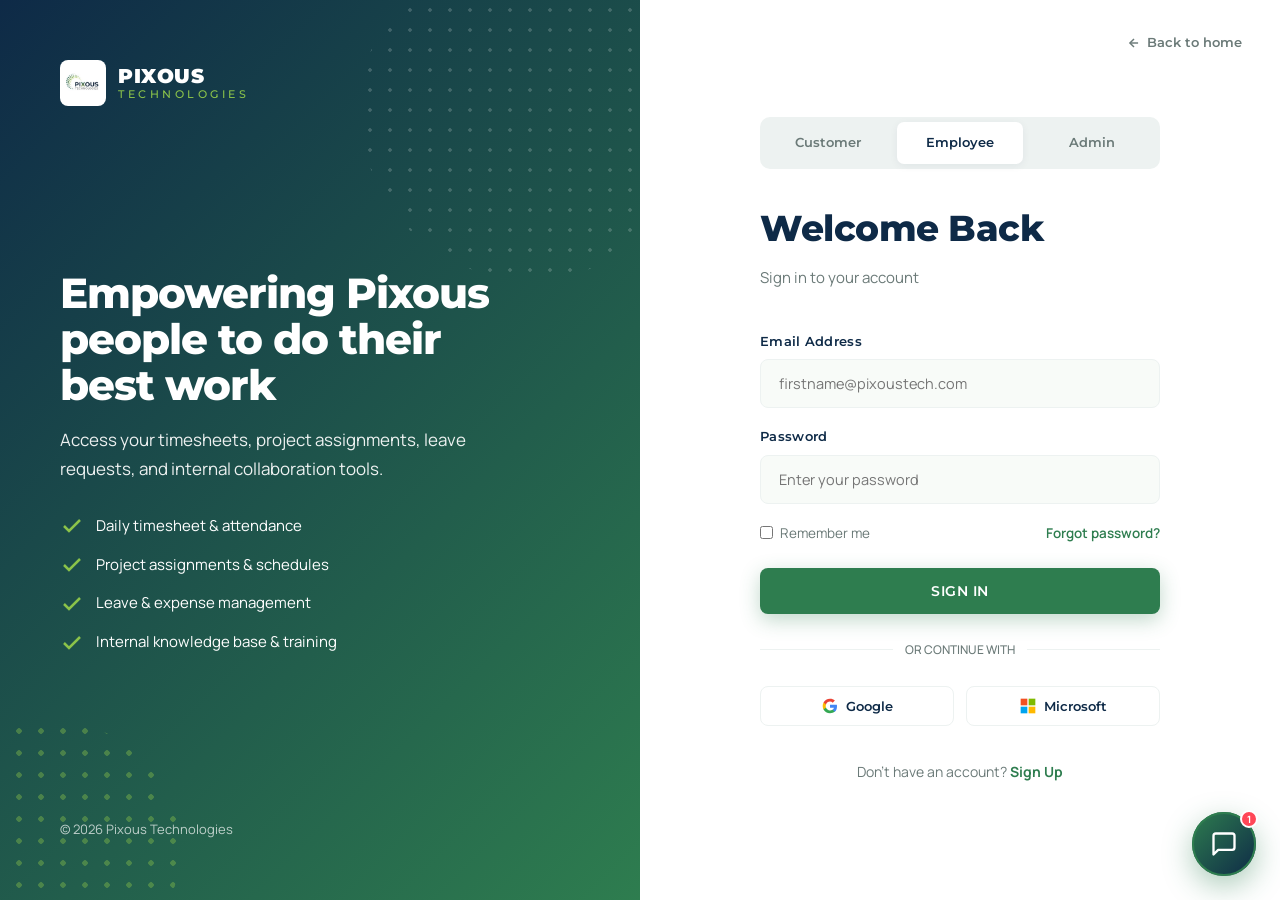
<file: employee-login.html>
<!DOCTYPE html>
<html lang="en">
<head>
<meta charset="UTF-8">
<meta name="viewport" content="width=device-width,initial-scale=1.0">
<title>Employee Login — Pixous Technologies</title>
<link rel="icon" type="image/jpeg" href="images/logo.jpg">
<link rel="preconnect" href="https://fonts.googleapis.com">
<link href="https://fonts.googleapis.com/css2?family=Montserrat:wght@400;500;600;700;800;900&family=Manrope:wght@400;500;600;700&display=swap" rel="stylesheet">
<link rel="stylesheet" href="css/style.css">
<link rel="stylesheet" href="css/chatbot.css">
<style>
.auth-page{min-height:100vh;display:grid;grid-template-columns:1fr 1fr;background:#fff}
.auth-side{position:relative;background:linear-gradient(135deg,var(--pix-navy) 0%,var(--pix-green) 100%);padding:60px;color:#fff;display:flex;flex-direction:column;justify-content:space-between;overflow:hidden}
.auth-side::before{content:'';position:absolute;top:-60px;right:-60px;width:340px;height:340px;background-image:radial-gradient(circle,#fff 1.5px,transparent 2px);background-size:20px 20px;opacity:.18;border-radius:50%}
.auth-side::after{content:'';position:absolute;bottom:-80px;left:-80px;width:260px;height:260px;background-image:radial-gradient(circle,var(--pix-green-3) 2.5px,transparent 3px);background-size:22px 22px;opacity:.4;border-radius:50%}
.auth-side .brand{position:relative;z-index:2}
.auth-side .brand img{background:#fff;padding:6px;border-radius:8px;height:46px}
.auth-side .brand-text .b1{color:#fff}
.auth-side .brand-text .b2{color:var(--pix-green-3)}
.auth-side-content{position:relative;z-index:2;max-width:440px}
.auth-side-content h2{font-family:var(--font-brand);font-weight:800;font-size:42px;line-height:1.1;letter-spacing:-1px;margin-bottom:18px}
.auth-side-content p{font-size:17px;opacity:.92;line-height:1.7}
.auth-side-bullets{margin-top:30px;display:flex;flex-direction:column;gap:14px;position:relative;z-index:2}
.auth-side-bullets div{display:flex;align-items:center;gap:12px;font-size:15px}
.auth-side-bullets svg{width:24px;height:24px;color:var(--pix-green-3);flex-shrink:0}
.auth-form{padding:60px 60px;display:flex;flex-direction:column;justify-content:center;max-width:520px;margin:0 auto;width:100%}
.auth-form-header{margin-bottom:40px}
.auth-tabs{display:flex;gap:6px;margin-bottom:30px;background:var(--pix-grey-1);padding:5px;border-radius:10px}
.auth-tab{flex:1;padding:10px 16px;border-radius:7px;font-family:var(--font-brand);font-weight:600;font-size:13px;color:var(--pix-grey-3);text-align:center;transition:all .25s;cursor:pointer}
.auth-tab.active{background:#fff;color:var(--pix-navy);box-shadow:0 2px 8px rgba(14,42,71,.06)}
.auth-form h1{font-family:var(--font-brand);font-weight:800;font-size:36px;color:var(--pix-navy);letter-spacing:-.5px;margin-bottom:8px}
.auth-form .subtitle{color:var(--pix-grey-3);font-size:15px}
.form-group{margin-bottom:18px}
.form-group label{display:block;font-family:var(--font-brand);font-weight:600;font-size:13px;color:var(--pix-navy);margin-bottom:7px;letter-spacing:.3px}
.form-group input{width:100%;padding:14px 18px;border:1.5px solid var(--pix-grey-1);border-radius:var(--radius-sm);font-family:inherit;font-size:14.5px;outline:none;transition:all .2s;background:var(--pix-cream)}
.form-group input:focus{border-color:var(--pix-green);background:#fff;box-shadow:0 0 0 3px rgba(46,125,79,.1)}
.form-row{display:flex;justify-content:space-between;align-items:center;margin-bottom:24px;font-size:13.5px}
.form-row label{display:flex;align-items:center;gap:7px;cursor:pointer;color:var(--pix-grey-3)}
.form-row a{color:var(--pix-green);font-weight:600}
.form-row a:hover{text-decoration:underline}
.btn-fullwidth{width:100%;justify-content:center;padding:14px}
.divider{display:flex;align-items:center;gap:12px;margin:26px 0;color:var(--pix-grey-3);font-size:12px;font-weight:500}
.divider::before,.divider::after{content:'';flex:1;height:1px;background:var(--pix-grey-1)}
.social-buttons{display:grid;grid-template-columns:1fr 1fr;gap:12px;margin-bottom:26px}
.social-btn{padding:11px 16px;border:1.5px solid var(--pix-grey-1);border-radius:var(--radius-sm);font-family:var(--font-brand);font-weight:600;font-size:13px;color:var(--pix-navy);display:flex;align-items:center;justify-content:center;gap:8px;cursor:pointer;transition:all .2s;background:#fff}
.social-btn:hover{border-color:var(--pix-green);background:var(--pix-green-soft)}
.signup-link{text-align:center;font-size:14px;color:var(--pix-grey-3);margin-top:8px}
.signup-link a{color:var(--pix-green);font-weight:700}
.back-home{position:absolute;top:24px;right:24px;display:flex;align-items:center;gap:6px;font-family:var(--font-brand);font-weight:600;font-size:13px;color:var(--pix-grey-3);padding:8px 14px;border-radius:6px;transition:all .2s}
.back-home:hover{background:var(--pix-grey-1);color:var(--pix-navy)}
.alert{padding:12px 16px;border-radius:var(--radius-sm);font-size:13px;margin-bottom:16px}
.alert-success{background:var(--pix-green-soft);color:var(--pix-green);border:1px solid rgba(46,125,79,.2)}
.alert-error{background:#fef0f0;color:#cf3a3a;border:1px solid #fbd5d5}
@media (max-width:980px){.auth-page{grid-template-columns:1fr}.auth-side{display:none}.auth-form{padding:60px 30px}}
</style>
</head>
<body>
<div class="auth-page">
  <div class="auth-side">
    <a href="index.html" class="brand">
      <img src="images/logo.jpg" alt="Pixous">
      <div class="brand-text"><span class="b1">PIXOUS</span><span class="b2">TECHNOLOGIES</span></div>
    </a>
    <div class="auth-side-content">
      <h2>Empowering Pixous people to do their best work</h2>
      <p>Access your timesheets, project assignments, leave requests, and internal collaboration tools.</p>
      <div class="auth-side-bullets">
        <div><svg viewBox="0 0 24 24" fill="none" stroke="currentColor" stroke-width="2.5"><polyline points="20 6 9 17 4 12"/></svg><span>Daily timesheet & attendance</span></div>
        <div><svg viewBox="0 0 24 24" fill="none" stroke="currentColor" stroke-width="2.5"><polyline points="20 6 9 17 4 12"/></svg><span>Project assignments & schedules</span></div>
        <div><svg viewBox="0 0 24 24" fill="none" stroke="currentColor" stroke-width="2.5"><polyline points="20 6 9 17 4 12"/></svg><span>Leave & expense management</span></div>
        <div><svg viewBox="0 0 24 24" fill="none" stroke="currentColor" stroke-width="2.5"><polyline points="20 6 9 17 4 12"/></svg><span>Internal knowledge base & training</span></div>
      </div>
    </div>
    <div style="position:relative;z-index:2;font-size:13px;opacity:.7">© 2026 Pixous Technologies</div>
  </div>

  <div class="auth-form">
    <a href="index.html" class="back-home">
      <svg width="14" height="14" viewBox="0 0 24 24" fill="none" stroke="currentColor" stroke-width="2.5"><line x1="19" y1="12" x2="5" y2="12"/><polyline points="12 19 5 12 12 5"/></svg>
      Back to home
    </a>

    <div class="auth-form-header">
      <div class="auth-tabs">
        <a href="login.html" class="auth-tab">Customer</a>
        <a href="employee-login.html" class="auth-tab active">Employee</a>
        <a href="admin/login.html" class="auth-tab">Admin</a>
      </div>
      <h1 data-i18n="login.welcome">Welcome Back</h1>
      <p class="subtitle" data-i18n="login.subtitle">Sign in to your employee portal</p>
    </div>

    <div id="alert"></div>
    <form id="loginForm" onsubmit="return submitLogin(event)">
      <div class="form-group">
        <label data-i18n="login.email">Email Address</label>
        <input type="email" name="email" placeholder="firstname@pixoustech.com" required>
      </div>
      <div class="form-group">
        <label data-i18n="login.password">Password</label>
        <input type="password" name="password" placeholder="Enter your password" required>
      </div>
      <div class="form-row">
        <label><input type="checkbox" name="remember"> <span data-i18n="login.remember">Remember me</span></label>
        <a href="#" data-i18n="login.forgot">Forgot password?</a>
      </div>
      <button type="submit" class="btn btn-primary btn-fullwidth" data-i18n="login.signin">Sign In</button>
    </form>

    <div class="divider">OR CONTINUE WITH</div>
    <div class="social-buttons">
      <button class="social-btn" onclick="alert('Google sign-in: Demo only')"><svg width="16" height="16" viewBox="0 0 24 24"><path fill="#4285F4" d="M22.5 12.3c0-.8-.1-1.6-.2-2.3H12v4.5h5.9c-.3 1.4-1 2.5-2.2 3.3v2.8h3.6c2.1-1.9 3.2-4.8 3.2-8.3z"/><path fill="#34A853" d="M12 23c2.9 0 5.4-1 7.2-2.6l-3.6-2.8c-1 .7-2.3 1.1-3.6 1.1-2.8 0-5.1-1.9-6-4.4H2.3v2.9C4.1 20.6 7.7 23 12 23z"/><path fill="#FBBC05" d="M6 14.3C5.7 13.6 5.6 12.8 5.6 12s.1-1.6.4-2.3V6.7H2.3C1.5 8.3 1 10.1 1 12s.5 3.7 1.3 5.3L6 14.3z"/><path fill="#EA4335" d="M12 5.4c1.6 0 3 .6 4.1 1.6l3.2-3.2C17.5 2 14.9 1 12 1 7.7 1 4.1 3.4 2.3 6.7L6 9.7c.9-2.6 3.2-4.3 6-4.3z"/></svg>Google</button>
      <button class="social-btn" onclick="alert('Microsoft sign-in: Demo only')"><svg width="16" height="16" viewBox="0 0 24 24"><path fill="#f25022" d="M1 1h10v10H1z"/><path fill="#7fba00" d="M13 1h10v10H13z"/><path fill="#00a4ef" d="M1 13h10v10H1z"/><path fill="#ffb900" d="M13 13h10v10H13z"/></svg>Microsoft</button>
    </div>

    <div class="signup-link">
      <span data-i18n="login.no_account">Don't have an account?</span> <a href="#" onclick="alert('Employee accounts are created by HR. Contact hr@pixoustech.com.');return false;" data-i18n="login.signup">Sign Up</a>
    </div>
  </div>
</div>

<script>
function submitLogin(e){
  e.preventDefault();
  const f = e.target;
  const email = f.email.value, pw = f.password.value;
  const alertBox = document.getElementById('alert');
  // Demo credentials
  if(email === 'employee@pixoustech.com' && pw === 'demo123'){
    alertBox.innerHTML='<div class="alert alert-success">✓ Sign-in successful! Redirecting to your dashboard...</div>';
    setTimeout(()=>{ window.location.href = 'index.html'; }, 1200);
  } else {
    alertBox.innerHTML='<div class="alert alert-error">⚠ Invalid credentials. Try demo: employee@pixoustech.com / demo123</div>';
  }
  return false;
}
</script>

<script src="js/i18n.js"></script>
<script src="js/main.js"></script>
<script src="js/chatbot.js"></script>
</body>
</html>
</file>
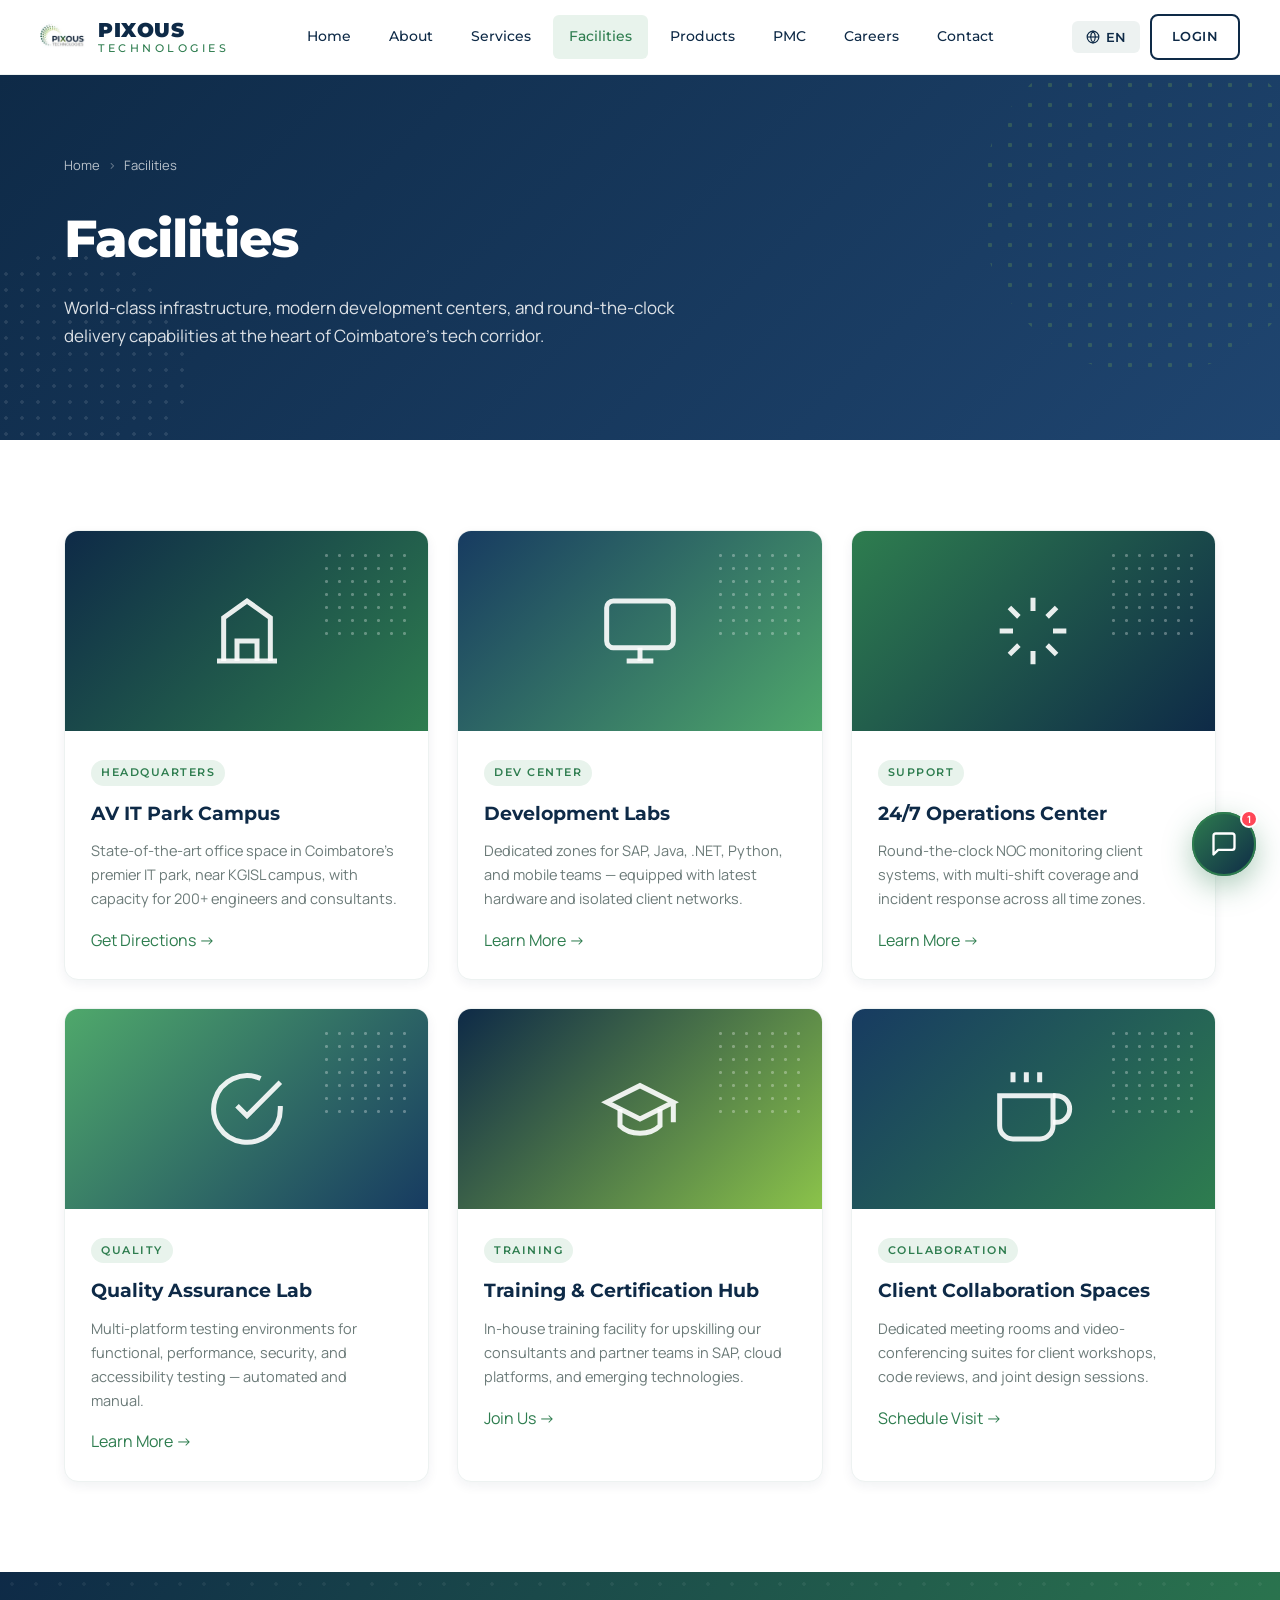
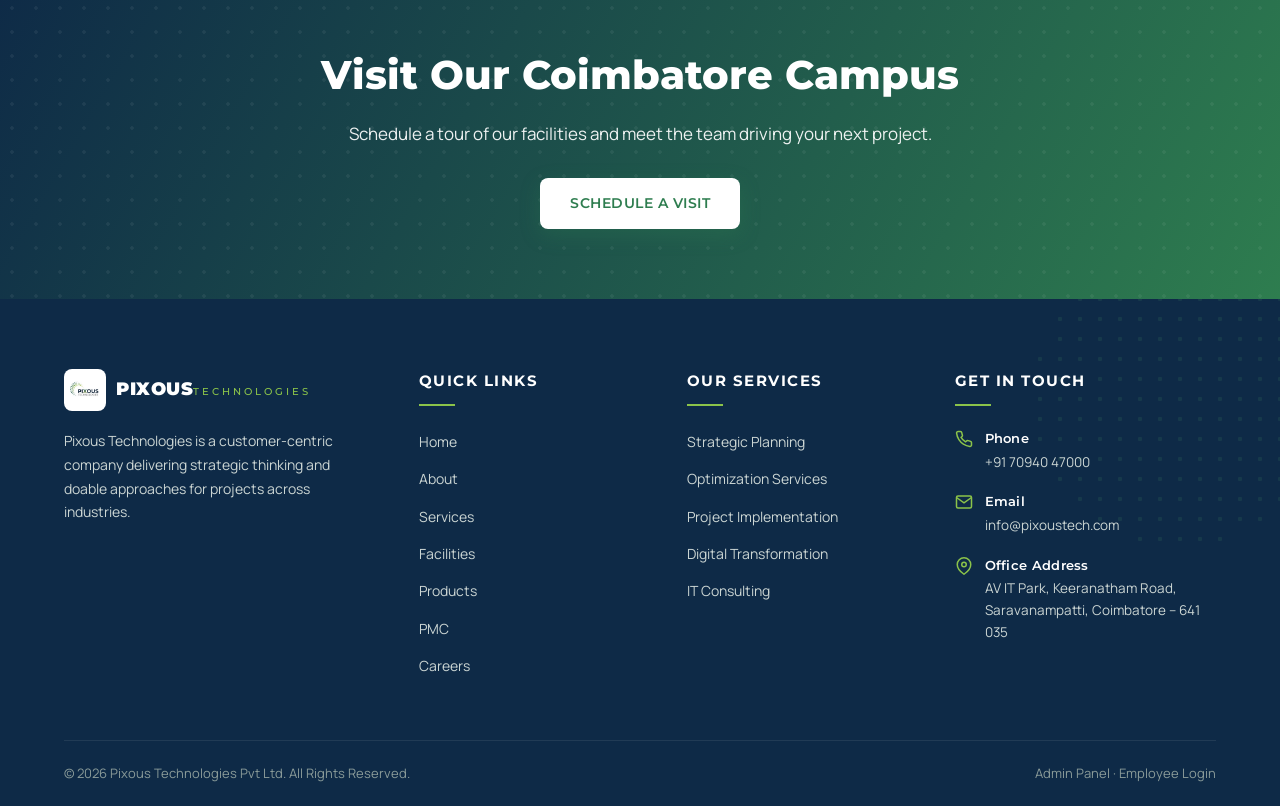
<file: facilities.html>
<!DOCTYPE html>
<html lang="en">
<head>
<meta charset="UTF-8">
<meta name="viewport" content="width=device-width,initial-scale=1.0">
<title>Facilities — Pixous Technologies</title>
<link rel="icon" type="image/jpeg" href="images/logo.jpg">
<link rel="preconnect" href="https://fonts.googleapis.com">
<link href="https://fonts.googleapis.com/css2?family=Montserrat:wght@400;500;600;700;800;900&family=Manrope:wght@400;500;600;700&display=swap" rel="stylesheet">
<link rel="stylesheet" href="css/style.css">
<link rel="stylesheet" href="css/chatbot.css">
</head>
<body>

<header class="site-header">
  <div class="container nav-bar">
    <a href="index.html" class="brand"><img src="images/logo.jpg" alt="Pixous"><div class="brand-text"><span class="b1">PIXOUS</span><span class="b2">TECHNOLOGIES</span></div></a>
    <nav class="nav-menu">
      <a href="index.html" data-i18n="nav.home">Home</a><a href="about.html" data-i18n="nav.about">About</a><a href="services.html" data-i18n="nav.services">Services</a><a href="facilities.html" class="active" data-i18n="nav.facilities">Facilities</a><a href="products.html" data-i18n="nav.products">Products</a><a href="pmc.html" data-i18n="nav.pmc">PMC</a><a href="careers.html" data-i18n="nav.careers">Careers</a><a href="contact.html" data-i18n="nav.contact">Contact</a>
    </nav>
    <div class="nav-actions">
      <div class="lang-switch"><button class="lang-btn"><svg viewBox="0 0 24 24" fill="none" stroke="currentColor" stroke-width="2"><circle cx="12" cy="12" r="10"/><line x1="2" y1="12" x2="22" y2="12"/><path d="M12 2a15.3 15.3 0 0 1 4 10 15.3 15.3 0 0 1-4 10 15.3 15.3 0 0 1-4-10 15.3 15.3 0 0 1 4-10z"/></svg><span class="lang-current">EN</span></button><div class="lang-dropdown"></div></div>
      <a href="login.html" class="btn btn-outline" style="padding:10px 20px;font-size:13px" data-i18n="nav.login">Login</a>
      <button class="mobile-toggle"><svg viewBox="0 0 24 24" fill="none" stroke="currentColor" stroke-width="2"><line x1="3" y1="6" x2="21" y2="6"/><line x1="3" y1="12" x2="21" y2="12"/><line x1="3" y1="18" x2="21" y2="18"/></svg></button>
    </div>
  </div>
</header>

<section class="page-hero">
  <div class="container">
    <div class="breadcrumb"><a href="index.html" data-i18n="nav.home">Home</a><span class="sep">›</span><span data-i18n="nav.facilities">Facilities</span></div>
    <h1 data-i18n="nav.facilities">Our Facilities</h1>
    <p class="lead">World-class infrastructure, modern development centers, and round-the-clock delivery capabilities at the heart of Coimbatore's tech corridor.</p>
  </div>
</section>

<section class="section">
  <div class="container">
    <div class="cards-grid">
      <div class="feature-card fade-in visible">
        <div class="fc-image var-1"><svg viewBox="0 0 24 24" fill="none" stroke="currentColor" stroke-width="1.5"><path d="M3 21h18"/><path d="M5 21V8l7-5 7 5v13"/><path d="M9 21v-6h6v6"/></svg></div>
        <div class="fc-body"><span class="fc-tag">HEADQUARTERS</span><h3>AV IT Park Campus</h3><p>State-of-the-art office space in Coimbatore's premier IT park, near KGISL campus, with capacity for 200+ engineers and consultants.</p><a href="contact.html" class="btn-ghost">Get Directions</a></div>
      </div>
      <div class="feature-card fade-in visible delay-1">
        <div class="fc-image var-2"><svg viewBox="0 0 24 24" fill="none" stroke="currentColor" stroke-width="1.5"><rect x="2" y="3" width="20" height="14" rx="2"/><line x1="8" y1="21" x2="16" y2="21"/><line x1="12" y1="17" x2="12" y2="21"/></svg></div>
        <div class="fc-body"><span class="fc-tag">DEV CENTER</span><h3>Development Labs</h3><p>Dedicated zones for SAP, Java, .NET, Python, and mobile teams — equipped with latest hardware and isolated client networks.</p><a href="services.html" class="btn-ghost">Learn More</a></div>
      </div>
      <div class="feature-card fade-in visible delay-2">
        <div class="fc-image var-3"><svg viewBox="0 0 24 24" fill="none" stroke="currentColor" stroke-width="1.5"><path d="M12 2v4M12 18v4M4.93 4.93l2.83 2.83M16.24 16.24l2.83 2.83M2 12h4M18 12h4M4.93 19.07l2.83-2.83M16.24 7.76l2.83-2.83"/></svg></div>
        <div class="fc-body"><span class="fc-tag">SUPPORT</span><h3>24/7 Operations Center</h3><p>Round-the-clock NOC monitoring client systems, with multi-shift coverage and incident response across all time zones.</p><a href="services.html" class="btn-ghost">Learn More</a></div>
      </div>
      <div class="feature-card fade-in visible">
        <div class="fc-image var-4"><svg viewBox="0 0 24 24" fill="none" stroke="currentColor" stroke-width="1.5"><path d="M22 11.08V12a10 10 0 1 1-5.93-9.14"/><polyline points="22 4 12 14.01 9 11.01"/></svg></div>
        <div class="fc-body"><span class="fc-tag">QUALITY</span><h3>Quality Assurance Lab</h3><p>Multi-platform testing environments for functional, performance, security, and accessibility testing — automated and manual.</p><a href="services.html" class="btn-ghost">Learn More</a></div>
      </div>
      <div class="feature-card fade-in visible delay-1">
        <div class="fc-image var-5"><svg viewBox="0 0 24 24" fill="none" stroke="currentColor" stroke-width="1.5"><path d="M22 10v6M2 10l10-5 10 5-10 5z"/><path d="M6 12v5c3 3 9 3 12 0v-5"/></svg></div>
        <div class="fc-body"><span class="fc-tag">TRAINING</span><h3>Training & Certification Hub</h3><p>In-house training facility for upskilling our consultants and partner teams in SAP, cloud platforms, and emerging technologies.</p><a href="careers.html" class="btn-ghost">Join Us</a></div>
      </div>
      <div class="feature-card fade-in visible delay-2">
        <div class="fc-image var-6"><svg viewBox="0 0 24 24" fill="none" stroke="currentColor" stroke-width="1.5"><path d="M18 8h1a4 4 0 0 1 0 8h-1"/><path d="M2 8h16v9a4 4 0 0 1-4 4H6a4 4 0 0 1-4-4V8z"/><line x1="6" y1="1" x2="6" y2="4"/><line x1="10" y1="1" x2="10" y2="4"/><line x1="14" y1="1" x2="14" y2="4"/></svg></div>
        <div class="fc-body"><span class="fc-tag">COLLABORATION</span><h3>Client Collaboration Spaces</h3><p>Dedicated meeting rooms and video-conferencing suites for client workshops, code reviews, and joint design sessions.</p><a href="contact.html" class="btn-ghost">Schedule Visit</a></div>
      </div>
    </div>
  </div>
</section>

<section class="cta-strip">
  <div class="container">
    <h2>Visit Our Coimbatore Campus</h2>
    <p>Schedule a tour of our facilities and meet the team driving your next project.</p>
    <a href="contact.html" class="btn btn-primary">Schedule a Visit</a>
  </div>
</section>

<footer class="site-footer">
  <div class="container">
    <div class="footer-grid">
      <div class="footer-col">
        <div class="footer-brand"><img src="images/logo.jpg" alt="Pixous"><div class="footer-brand-text"><span class="b1">PIXOUS</span><span class="b2">TECHNOLOGIES</span></div></div>
        <p class="footer-tagline" data-i18n="footer.tagline">Pixous Technologies is a customer-centric company delivering strategic thinking and doable approaches.</p>
      </div>
      <div class="footer-col">
        <h4 data-i18n="footer.quick_links">Quick Links</h4>
        <ul><li><a href="index.html" data-i18n="nav.home">Home</a></li><li><a href="about.html" data-i18n="nav.about">About</a></li><li><a href="services.html" data-i18n="nav.services">Services</a></li><li><a href="facilities.html" data-i18n="nav.facilities">Facilities</a></li><li><a href="products.html" data-i18n="nav.products">Products</a></li><li><a href="pmc.html" data-i18n="nav.pmc">PMC</a></li><li><a href="careers.html" data-i18n="nav.careers">Careers</a></li></ul>
      </div>
      <div class="footer-col">
        <h4 data-i18n="footer.services_title">Our Services</h4>
        <ul><li><a href="services.html">Strategic Planning</a></li><li><a href="services.html">Optimization Services</a></li><li><a href="services.html">Project Implementation</a></li><li><a href="services.html">Digital Transformation</a></li><li><a href="services.html">IT Consulting</a></li></ul>
      </div>
      <div class="footer-col">
        <h4 data-i18n="footer.contact_title">Get in Touch</h4>
        <div class="footer-contact"><svg viewBox="0 0 24 24" fill="none" stroke="currentColor" stroke-width="2"><path d="M22 16.92v3a2 2 0 0 1-2.18 2 19.79 19.79 0 0 1-8.63-3.07 19.5 19.5 0 0 1-6-6 19.79 19.79 0 0 1-3.07-8.67A2 2 0 0 1 4.11 2h3a2 2 0 0 1 2 1.72 12.84 12.84 0 0 0 .7 2.81 2 2 0 0 1-.45 2.11L8.09 9.91a16 16 0 0 0 6 6l1.27-1.27a2 2 0 0 1 2.11-.45 12.84 12.84 0 0 0 2.81.7A2 2 0 0 1 22 16.92z"/></svg><div><strong>Phone</strong><a href="tel:+917094047000" data-admin="phone">+91 70940 47000</a></div></div>
        <div class="footer-contact"><svg viewBox="0 0 24 24" fill="none" stroke="currentColor" stroke-width="2"><path d="M4 4h16c1.1 0 2 .9 2 2v12c0 1.1-.9 2-2 2H4c-1.1 0-2-.9-2-2V6c0-1.1.9-2 2-2z"/><polyline points="22,6 12,13 2,6"/></svg><div><strong>Email</strong><a href="mailto:info@pixoustech.com" data-admin="email">info@pixoustech.com</a></div></div>
        <div class="footer-contact"><svg viewBox="0 0 24 24" fill="none" stroke="currentColor" stroke-width="2"><path d="M21 10c0 7-9 13-9 13s-9-6-9-13a9 9 0 0 1 18 0z"/><circle cx="12" cy="10" r="3"/></svg><div><strong data-i18n="footer.office">Office</strong><span data-admin="address">AV IT Park, Keeranatham Road, Saravanampatti, Coimbatore – 641 035</span></div></div>
      </div>
    </div>
    <div class="footer-bottom"><span data-i18n="footer.copyright">© 2026 Pixous Technologies Pvt Ltd. All Rights Reserved.</span><span><a href="admin/login.html">Admin Panel</a> · <a href="employee-login.html">Employee Login</a></span></div>
  </div>
</footer>

<script src="js/i18n.js"></script>
<script src="js/main.js"></script>
<script src="js/chatbot.js"></script>
</body>
</html>
</file>
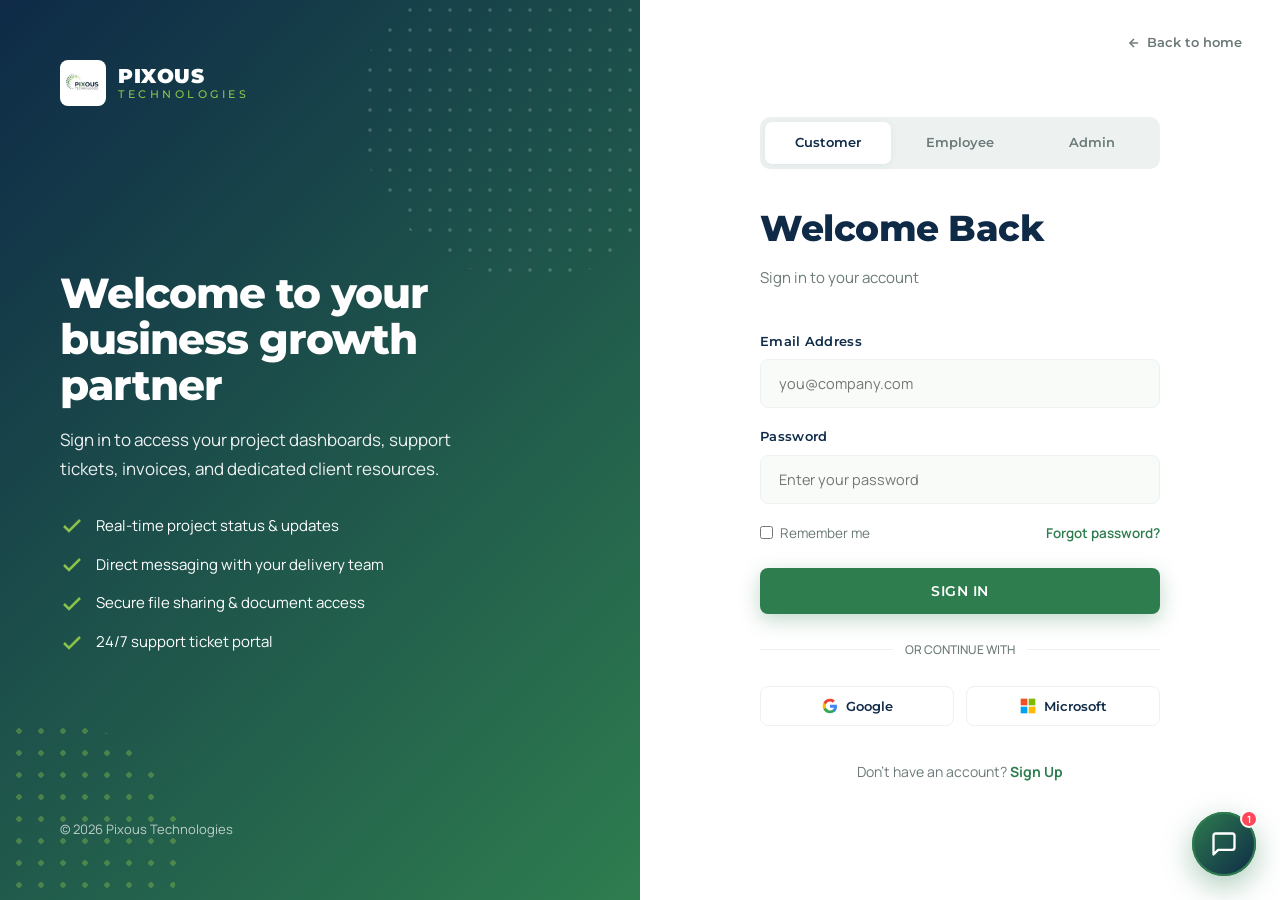
<file: login.html>
<!DOCTYPE html>
<html lang="en">
<head>
<meta charset="UTF-8">
<meta name="viewport" content="width=device-width,initial-scale=1.0">
<title>Sign In — Pixous Technologies</title>
<link rel="icon" type="image/jpeg" href="images/logo.jpg">
<link rel="preconnect" href="https://fonts.googleapis.com">
<link href="https://fonts.googleapis.com/css2?family=Montserrat:wght@400;500;600;700;800;900&family=Manrope:wght@400;500;600;700&display=swap" rel="stylesheet">
<link rel="stylesheet" href="css/style.css">
<link rel="stylesheet" href="css/chatbot.css">
<style>
.auth-page{min-height:100vh;display:grid;grid-template-columns:1fr 1fr;background:#fff}
.auth-side{position:relative;background:linear-gradient(135deg,var(--pix-navy) 0%,var(--pix-green) 100%);padding:60px;color:#fff;display:flex;flex-direction:column;justify-content:space-between;overflow:hidden}
.auth-side::before{content:'';position:absolute;top:-60px;right:-60px;width:340px;height:340px;background-image:radial-gradient(circle,#fff 1.5px,transparent 2px);background-size:20px 20px;opacity:.18;border-radius:50%}
.auth-side::after{content:'';position:absolute;bottom:-80px;left:-80px;width:260px;height:260px;background-image:radial-gradient(circle,var(--pix-green-3) 2.5px,transparent 3px);background-size:22px 22px;opacity:.4;border-radius:50%}
.auth-side .brand{position:relative;z-index:2}
.auth-side .brand img{background:#fff;padding:6px;border-radius:8px;height:46px}
.auth-side .brand-text .b1{color:#fff}
.auth-side .brand-text .b2{color:var(--pix-green-3)}
.auth-side-content{position:relative;z-index:2;max-width:440px}
.auth-side-content h2{font-family:var(--font-brand);font-weight:800;font-size:42px;line-height:1.1;letter-spacing:-1px;margin-bottom:18px}
.auth-side-content p{font-size:17px;opacity:.92;line-height:1.7}
.auth-side-bullets{margin-top:30px;display:flex;flex-direction:column;gap:14px;position:relative;z-index:2}
.auth-side-bullets div{display:flex;align-items:center;gap:12px;font-size:15px}
.auth-side-bullets svg{width:24px;height:24px;color:var(--pix-green-3);flex-shrink:0}
.auth-form{padding:60px 60px;display:flex;flex-direction:column;justify-content:center;max-width:520px;margin:0 auto;width:100%}
.auth-form-header{margin-bottom:40px}
.auth-tabs{display:flex;gap:6px;margin-bottom:30px;background:var(--pix-grey-1);padding:5px;border-radius:10px}
.auth-tab{flex:1;padding:10px 16px;border-radius:7px;font-family:var(--font-brand);font-weight:600;font-size:13px;color:var(--pix-grey-3);text-align:center;transition:all .25s;cursor:pointer}
.auth-tab.active{background:#fff;color:var(--pix-navy);box-shadow:0 2px 8px rgba(14,42,71,.06)}
.auth-form h1{font-family:var(--font-brand);font-weight:800;font-size:36px;color:var(--pix-navy);letter-spacing:-.5px;margin-bottom:8px}
.auth-form .subtitle{color:var(--pix-grey-3);font-size:15px}
.form-group{margin-bottom:18px}
.form-group label{display:block;font-family:var(--font-brand);font-weight:600;font-size:13px;color:var(--pix-navy);margin-bottom:7px;letter-spacing:.3px}
.form-group input{width:100%;padding:14px 18px;border:1.5px solid var(--pix-grey-1);border-radius:var(--radius-sm);font-family:inherit;font-size:14.5px;outline:none;transition:all .2s;background:var(--pix-cream)}
.form-group input:focus{border-color:var(--pix-green);background:#fff;box-shadow:0 0 0 3px rgba(46,125,79,.1)}
.form-row{display:flex;justify-content:space-between;align-items:center;margin-bottom:24px;font-size:13.5px}
.form-row label{display:flex;align-items:center;gap:7px;cursor:pointer;color:var(--pix-grey-3)}
.form-row a{color:var(--pix-green);font-weight:600}
.form-row a:hover{text-decoration:underline}
.btn-fullwidth{width:100%;justify-content:center;padding:14px}
.divider{display:flex;align-items:center;gap:12px;margin:26px 0;color:var(--pix-grey-3);font-size:12px;font-weight:500}
.divider::before,.divider::after{content:'';flex:1;height:1px;background:var(--pix-grey-1)}
.social-buttons{display:grid;grid-template-columns:1fr 1fr;gap:12px;margin-bottom:26px}
.social-btn{padding:11px 16px;border:1.5px solid var(--pix-grey-1);border-radius:var(--radius-sm);font-family:var(--font-brand);font-weight:600;font-size:13px;color:var(--pix-navy);display:flex;align-items:center;justify-content:center;gap:8px;cursor:pointer;transition:all .2s;background:#fff}
.social-btn:hover{border-color:var(--pix-green);background:var(--pix-green-soft)}
.signup-link{text-align:center;font-size:14px;color:var(--pix-grey-3);margin-top:8px}
.signup-link a{color:var(--pix-green);font-weight:700}
.back-home{position:absolute;top:24px;right:24px;display:flex;align-items:center;gap:6px;font-family:var(--font-brand);font-weight:600;font-size:13px;color:var(--pix-grey-3);padding:8px 14px;border-radius:6px;transition:all .2s}
.back-home:hover{background:var(--pix-grey-1);color:var(--pix-navy)}
.alert{padding:12px 16px;border-radius:var(--radius-sm);font-size:13px;margin-bottom:16px}
.alert-success{background:var(--pix-green-soft);color:var(--pix-green);border:1px solid rgba(46,125,79,.2)}
.alert-error{background:#fef0f0;color:#cf3a3a;border:1px solid #fbd5d5}
@media (max-width:980px){.auth-page{grid-template-columns:1fr}.auth-side{display:none}.auth-form{padding:60px 30px}}
</style>
</head>
<body>
<div class="auth-page">
  <div class="auth-side">
    <a href="index.html" class="brand">
      <img src="images/logo.jpg" alt="Pixous">
      <div class="brand-text"><span class="b1">PIXOUS</span><span class="b2">TECHNOLOGIES</span></div>
    </a>
    <div class="auth-side-content">
      <h2>Welcome to your business growth partner</h2>
      <p>Sign in to access your project dashboards, support tickets, invoices, and dedicated client resources.</p>
      <div class="auth-side-bullets">
        <div><svg viewBox="0 0 24 24" fill="none" stroke="currentColor" stroke-width="2.5"><polyline points="20 6 9 17 4 12"/></svg><span>Real-time project status & updates</span></div>
        <div><svg viewBox="0 0 24 24" fill="none" stroke="currentColor" stroke-width="2.5"><polyline points="20 6 9 17 4 12"/></svg><span>Direct messaging with your delivery team</span></div>
        <div><svg viewBox="0 0 24 24" fill="none" stroke="currentColor" stroke-width="2.5"><polyline points="20 6 9 17 4 12"/></svg><span>Secure file sharing & document access</span></div>
        <div><svg viewBox="0 0 24 24" fill="none" stroke="currentColor" stroke-width="2.5"><polyline points="20 6 9 17 4 12"/></svg><span>24/7 support ticket portal</span></div>
      </div>
    </div>
    <div style="position:relative;z-index:2;font-size:13px;opacity:.7">© 2026 Pixous Technologies</div>
  </div>

  <div class="auth-form">
    <a href="index.html" class="back-home">
      <svg width="14" height="14" viewBox="0 0 24 24" fill="none" stroke="currentColor" stroke-width="2.5"><line x1="19" y1="12" x2="5" y2="12"/><polyline points="12 19 5 12 12 5"/></svg>
      Back to home
    </a>

    <div class="auth-form-header">
      <div class="auth-tabs">
        <a href="login.html" class="auth-tab active">Customer</a>
        <a href="employee-login.html" class="auth-tab">Employee</a>
        <a href="admin/login.html" class="auth-tab">Admin</a>
      </div>
      <h1 data-i18n="login.welcome">Welcome Back</h1>
      <p class="subtitle" data-i18n="login.subtitle">Sign in to your customer account</p>
    </div>

    <div id="alert"></div>
    <form id="loginForm" onsubmit="return submitLogin(event)">
      <div class="form-group">
        <label data-i18n="login.email">Email Address</label>
        <input type="email" name="email" placeholder="you@company.com" required>
      </div>
      <div class="form-group">
        <label data-i18n="login.password">Password</label>
        <input type="password" name="password" placeholder="Enter your password" required>
      </div>
      <div class="form-row">
        <label><input type="checkbox" name="remember"> <span data-i18n="login.remember">Remember me</span></label>
        <a href="#" data-i18n="login.forgot">Forgot password?</a>
      </div>
      <button type="submit" class="btn btn-primary btn-fullwidth" data-i18n="login.signin">Sign In</button>
    </form>

    <div class="divider">OR CONTINUE WITH</div>
    <div class="social-buttons">
      <button class="social-btn" onclick="alert('Google sign-in: Demo only')"><svg width="16" height="16" viewBox="0 0 24 24"><path fill="#4285F4" d="M22.5 12.3c0-.8-.1-1.6-.2-2.3H12v4.5h5.9c-.3 1.4-1 2.5-2.2 3.3v2.8h3.6c2.1-1.9 3.2-4.8 3.2-8.3z"/><path fill="#34A853" d="M12 23c2.9 0 5.4-1 7.2-2.6l-3.6-2.8c-1 .7-2.3 1.1-3.6 1.1-2.8 0-5.1-1.9-6-4.4H2.3v2.9C4.1 20.6 7.7 23 12 23z"/><path fill="#FBBC05" d="M6 14.3C5.7 13.6 5.6 12.8 5.6 12s.1-1.6.4-2.3V6.7H2.3C1.5 8.3 1 10.1 1 12s.5 3.7 1.3 5.3L6 14.3z"/><path fill="#EA4335" d="M12 5.4c1.6 0 3 .6 4.1 1.6l3.2-3.2C17.5 2 14.9 1 12 1 7.7 1 4.1 3.4 2.3 6.7L6 9.7c.9-2.6 3.2-4.3 6-4.3z"/></svg>Google</button>
      <button class="social-btn" onclick="alert('Microsoft sign-in: Demo only')"><svg width="16" height="16" viewBox="0 0 24 24"><path fill="#f25022" d="M1 1h10v10H1z"/><path fill="#7fba00" d="M13 1h10v10H13z"/><path fill="#00a4ef" d="M1 13h10v10H1z"/><path fill="#ffb900" d="M13 13h10v10H13z"/></svg>Microsoft</button>
    </div>

    <div class="signup-link">
      <span data-i18n="login.no_account">Don't have an account?</span> <a href="#" onclick="alert('Contact info@pixoustech.com to set up your client portal.');return false;" data-i18n="login.signup">Sign Up</a>
    </div>
  </div>
</div>

<script>
function submitLogin(e){
  e.preventDefault();
  const f = e.target;
  const email = f.email.value, pw = f.password.value;
  const alertBox = document.getElementById('alert');
  // Demo credentials
  if(email === 'customer@pixoustech.com' && pw === 'demo123'){
    alertBox.innerHTML='<div class="alert alert-success">✓ Sign-in successful! Redirecting to your dashboard...</div>';
    setTimeout(()=>{ window.location.href = 'index.html'; }, 1200);
  } else {
    alertBox.innerHTML='<div class="alert alert-error">⚠ Invalid credentials. Try demo: customer@pixoustech.com / demo123</div>';
  }
  return false;
}
</script>

<script src="js/i18n.js"></script>
<script src="js/main.js"></script>
<script src="js/chatbot.js"></script>
</body>
</html>
</file>
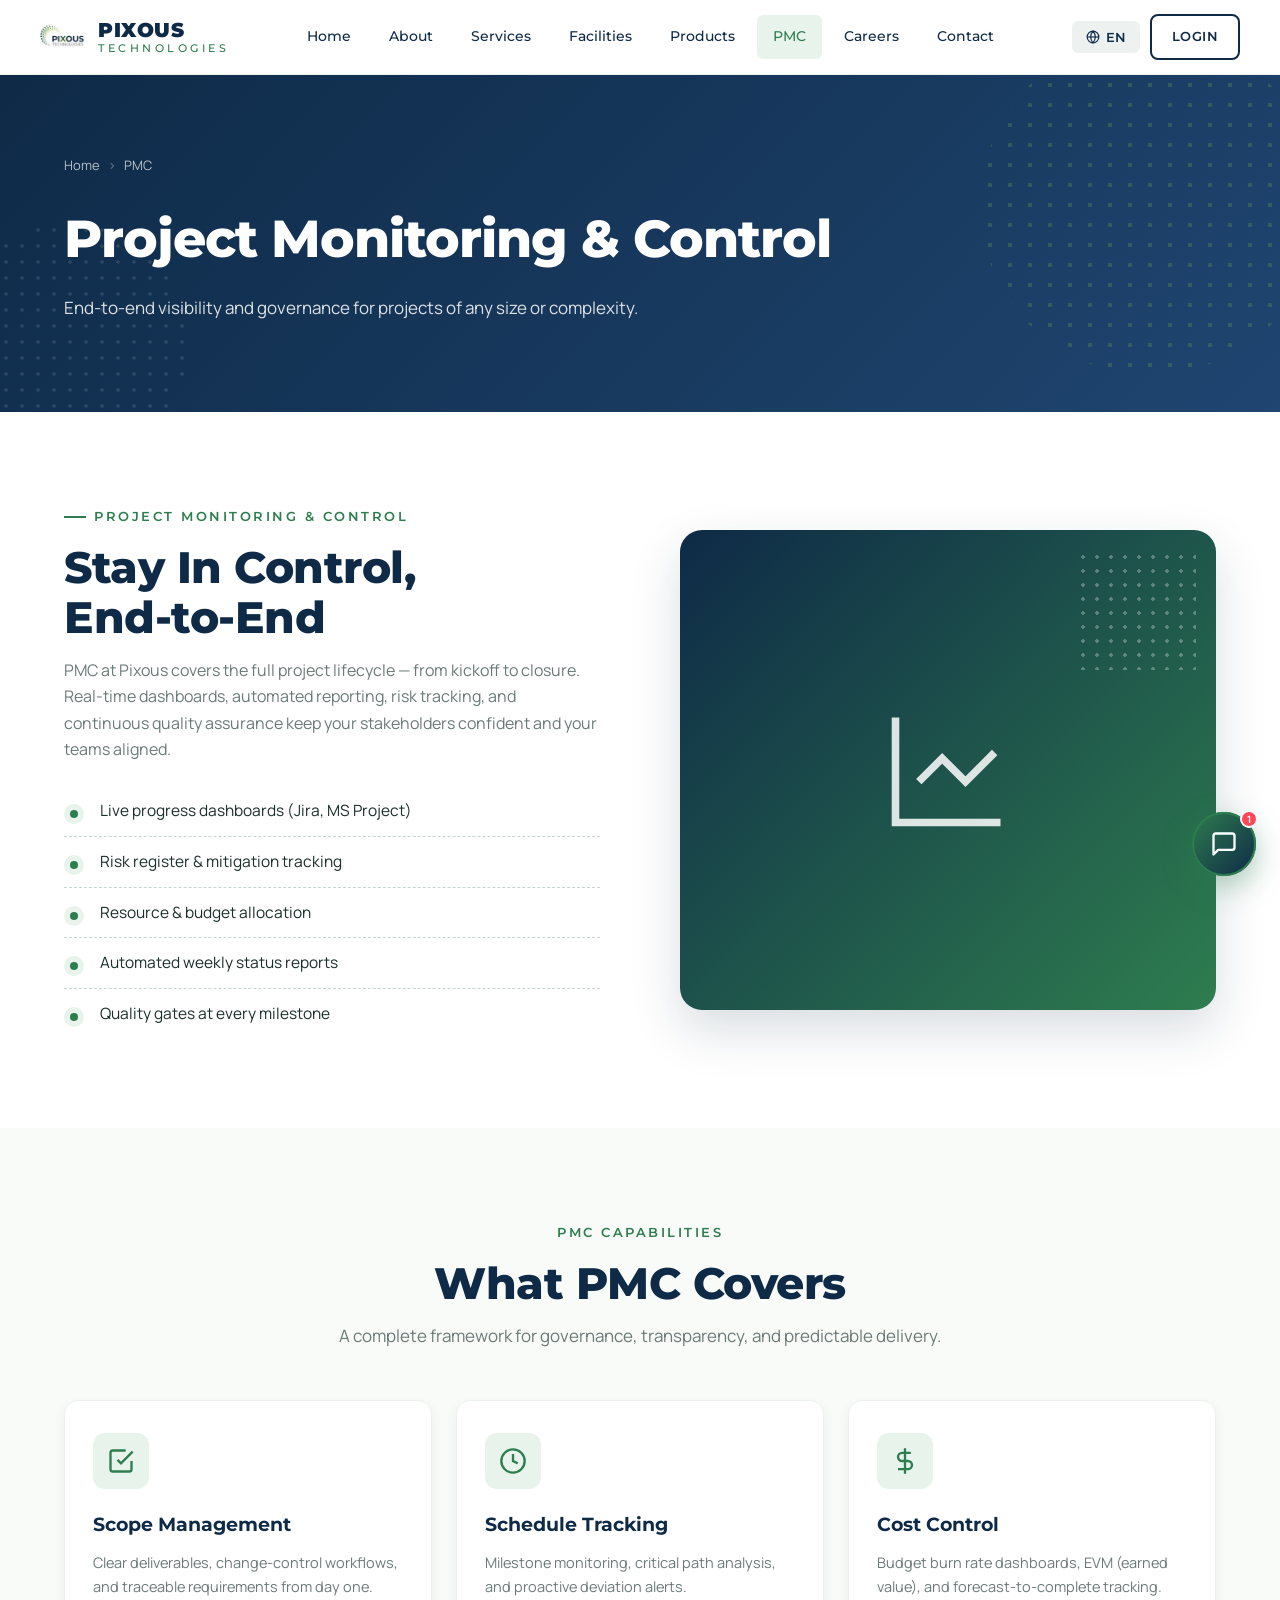
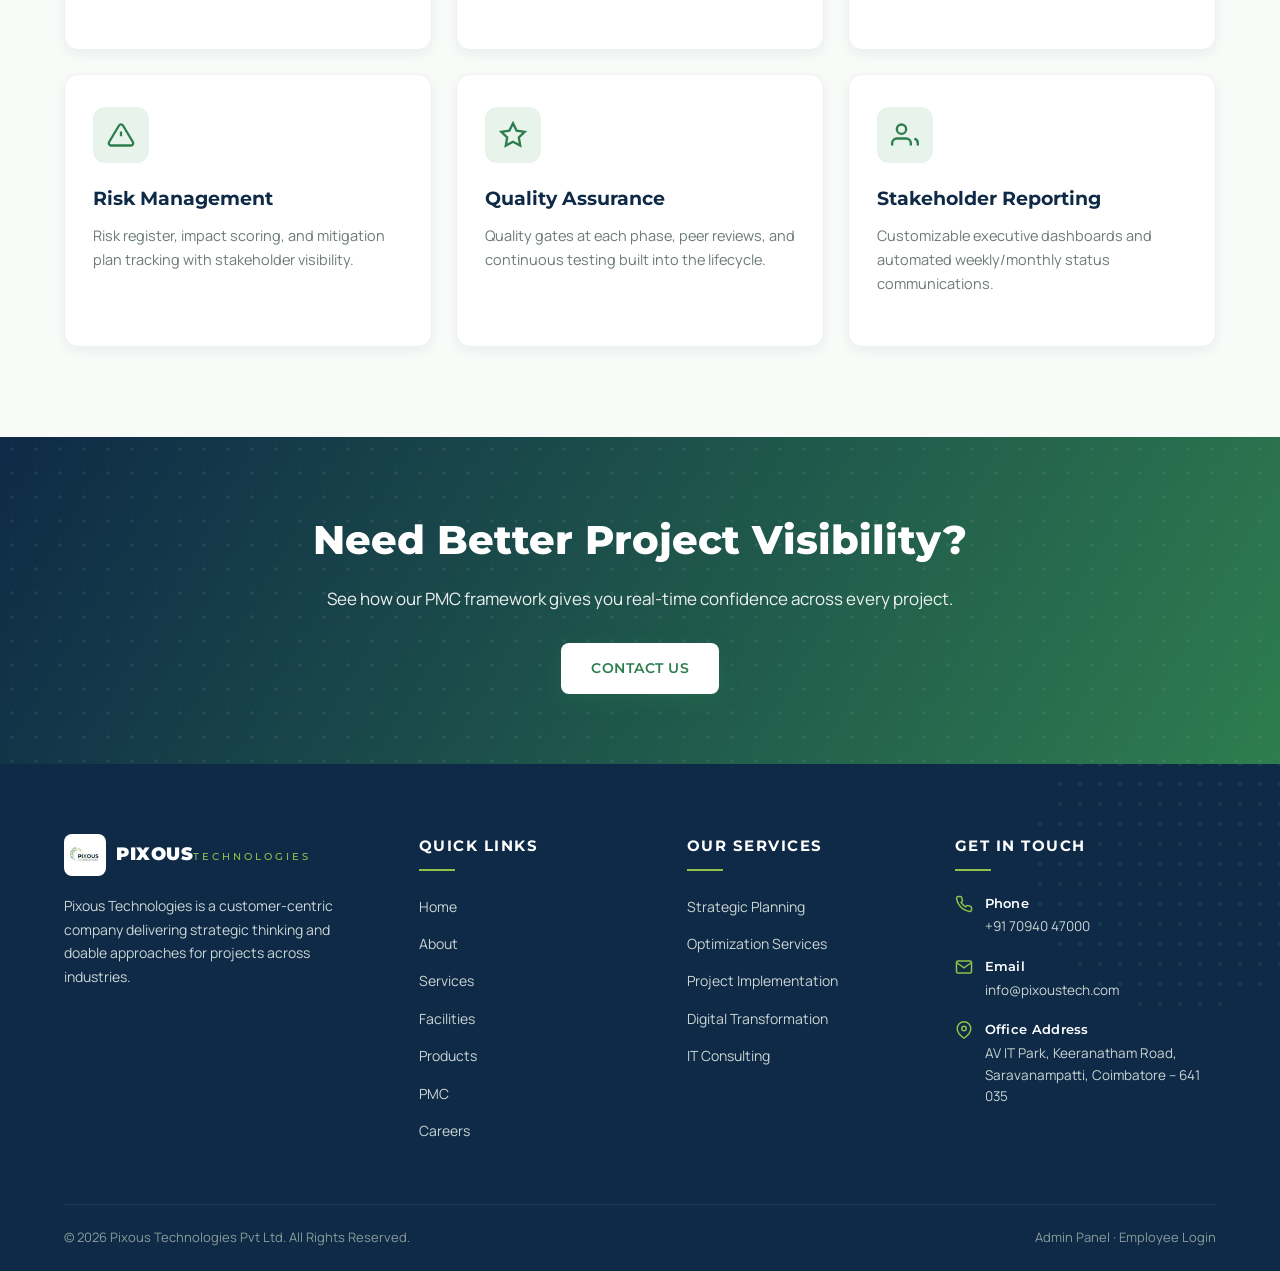
<file: pmc.html>
<!DOCTYPE html>
<html lang="en">
<head>
<meta charset="UTF-8">
<meta name="viewport" content="width=device-width,initial-scale=1.0">
<title>Project Monitoring  Control — Pixous Technologies</title>
<link rel="icon" type="image/jpeg" href="images/logo.jpg">
<link rel="preconnect" href="https://fonts.googleapis.com">
<link href="https://fonts.googleapis.com/css2?family=Montserrat:wght@400;500;600;700;800;900&family=Manrope:wght@400;500;600;700&display=swap" rel="stylesheet">
<link rel="stylesheet" href="css/style.css">
<link rel="stylesheet" href="css/chatbot.css">
</head>
<body>

<header class="site-header">
  <div class="container nav-bar">
    <a href="index.html" class="brand"><img src="images/logo.jpg" alt="Pixous"><div class="brand-text"><span class="b1">PIXOUS</span><span class="b2">TECHNOLOGIES</span></div></a>
    <nav class="nav-menu"><a href="index.html" data-i18n="nav.home">Home</a><a href="about.html" data-i18n="nav.about">About</a><a href="services.html" data-i18n="nav.services">Services</a><a href="facilities.html" data-i18n="nav.facilities">Facilities</a><a href="products.html" data-i18n="nav.products">Products</a><a href="pmc.html" class="active" data-i18n="nav.pmc">PMC</a><a href="careers.html" data-i18n="nav.careers">Careers</a><a href="contact.html" data-i18n="nav.contact">Contact</a></nav>
    <div class="nav-actions">
      <div class="lang-switch"><button class="lang-btn"><svg viewBox="0 0 24 24" fill="none" stroke="currentColor" stroke-width="2"><circle cx="12" cy="12" r="10"/><line x1="2" y1="12" x2="22" y2="12"/><path d="M12 2a15.3 15.3 0 0 1 4 10 15.3 15.3 0 0 1-4 10 15.3 15.3 0 0 1-4-10 15.3 15.3 0 0 1 4-10z"/></svg><span class="lang-current">EN</span></button><div class="lang-dropdown"></div></div>
      <a href="login.html" class="btn btn-outline" style="padding:10px 20px;font-size:13px" data-i18n="nav.login">Login</a>
      <button class="mobile-toggle"><svg viewBox="0 0 24 24" fill="none" stroke="currentColor" stroke-width="2"><line x1="3" y1="6" x2="21" y2="6"/><line x1="3" y1="12" x2="21" y2="12"/><line x1="3" y1="18" x2="21" y2="18"/></svg></button>
    </div>
  </div>
</header>

<section class="page-hero">
  <div class="container">
    <div class="breadcrumb"><a href="index.html" data-i18n="nav.home">Home</a><span class="sep">›</span><span>PMC</span></div>
    <h1>Project Monitoring & Control</h1>
    <p class="lead">End-to-end visibility and governance for projects of any size or complexity.</p>
  </div>
</section>


<section class="section">
  <div class="container">
    <div class="feature-row">
      <div class="fade-in visible">
        <span class="section-eyebrow">PROJECT MONITORING & CONTROL</span>
        <h2 class="section-title">Stay In Control,<br>End-to-End</h2>
        <p style="color:var(--pix-grey-3);font-size:16px;margin-bottom:18px">PMC at Pixous covers the full project lifecycle — from kickoff to closure. Real-time dashboards, automated reporting, risk tracking, and continuous quality assurance keep your stakeholders confident and your teams aligned.</p>
        <ul class="feature-list">
          <li>Live progress dashboards (Jira, MS Project)</li>
          <li>Risk register & mitigation tracking</li>
          <li>Resource & budget allocation</li>
          <li>Automated weekly status reports</li>
          <li>Quality gates at every milestone</li>
        </ul>
      </div>
      <div class="feature-image fade-in visible delay-2">
        <div class="feature-icon-big"><svg viewBox="0 0 24 24" fill="none" stroke="currentColor" stroke-width="1.3"><path d="M3 3v18h18"/><path d="M7 14l4-4 4 4 5-5"/></svg></div>
      </div>
    </div>
  </div>
</section>

<section class="section services-preview">
  <div class="container text-center">
    <span class="section-eyebrow">PMC CAPABILITIES</span>
    <h2 class="section-title">What PMC Covers</h2>
    <p class="section-subtitle">A complete framework for governance, transparency, and predictable delivery.</p>
  </div>
  <div class="container">
    <div class="services-grid">
      <div class="service-card fade-in visible"><div class="service-icon"><svg viewBox="0 0 24 24" fill="none" stroke="currentColor" stroke-width="2"><polyline points="9 11 12 14 22 4"/><path d="M21 12v7a2 2 0 0 1-2 2H5a2 2 0 0 1-2-2V5a2 2 0 0 1 2-2h11"/></svg></div><h3>Scope Management</h3><p>Clear deliverables, change-control workflows, and traceable requirements from day one.</p></div>
      <div class="service-card fade-in visible delay-1"><div class="service-icon"><svg viewBox="0 0 24 24" fill="none" stroke="currentColor" stroke-width="2"><circle cx="12" cy="12" r="10"/><polyline points="12 6 12 12 16 14"/></svg></div><h3>Schedule Tracking</h3><p>Milestone monitoring, critical path analysis, and proactive deviation alerts.</p></div>
      <div class="service-card fade-in visible delay-2"><div class="service-icon"><svg viewBox="0 0 24 24" fill="none" stroke="currentColor" stroke-width="2"><path d="M12 1v22M17 5H9.5a3.5 3.5 0 0 0 0 7h5a3.5 3.5 0 0 1 0 7H6"/></svg></div><h3>Cost Control</h3><p>Budget burn rate dashboards, EVM (earned value), and forecast-to-complete tracking.</p></div>
      <div class="service-card fade-in visible"><div class="service-icon"><svg viewBox="0 0 24 24" fill="none" stroke="currentColor" stroke-width="2"><path d="M10.29 3.86L1.82 18a2 2 0 0 0 1.71 3h16.94a2 2 0 0 0 1.71-3L13.71 3.86a2 2 0 0 0-3.42 0z"/><line x1="12" y1="9" x2="12" y2="13"/><line x1="12" y1="17" x2="12.01" y2="17"/></svg></div><h3>Risk Management</h3><p>Risk register, impact scoring, and mitigation plan tracking with stakeholder visibility.</p></div>
      <div class="service-card fade-in visible delay-1"><div class="service-icon"><svg viewBox="0 0 24 24" fill="none" stroke="currentColor" stroke-width="2"><polygon points="12 2 15.09 8.26 22 9.27 17 14.14 18.18 21.02 12 17.77 5.82 21.02 7 14.14 2 9.27 8.91 8.26 12 2"/></svg></div><h3>Quality Assurance</h3><p>Quality gates at each phase, peer reviews, and continuous testing built into the lifecycle.</p></div>
      <div class="service-card fade-in visible delay-2"><div class="service-icon"><svg viewBox="0 0 24 24" fill="none" stroke="currentColor" stroke-width="2"><path d="M17 21v-2a4 4 0 0 0-4-4H5a4 4 0 0 0-4 4v2"/><circle cx="9" cy="7" r="4"/><path d="M23 21v-2a4 4 0 0 0-3-3.87"/></svg></div><h3>Stakeholder Reporting</h3><p>Customizable executive dashboards and automated weekly/monthly status communications.</p></div>
    </div>
  </div>
</section>

<section class="cta-strip">
  <div class="container">
    <h2>Need Better Project Visibility?</h2>
    <p>See how our PMC framework gives you real-time confidence across every project.</p>
    <a href="contact.html" class="btn btn-primary" data-i18n="btn.contact_us">Talk to Us</a>
  </div>
</section>


<footer class="site-footer">
  <div class="container">
    <div class="footer-grid">
      <div class="footer-col">
        <div class="footer-brand"><img src="images/logo.jpg" alt="Pixous"><div class="footer-brand-text"><span class="b1">PIXOUS</span><span class="b2">TECHNOLOGIES</span></div></div>
        <p class="footer-tagline" data-i18n="footer.tagline">Pixous Technologies is a customer-centric company delivering strategic thinking and doable approaches.</p>
      </div>
      <div class="footer-col">
        <h4 data-i18n="footer.quick_links">Quick Links</h4>
        <ul><li><a href="index.html" data-i18n="nav.home">Home</a></li><li><a href="about.html" data-i18n="nav.about">About</a></li><li><a href="services.html" data-i18n="nav.services">Services</a></li><li><a href="facilities.html" data-i18n="nav.facilities">Facilities</a></li><li><a href="products.html" data-i18n="nav.products">Products</a></li><li><a href="pmc.html" data-i18n="nav.pmc">PMC</a></li><li><a href="careers.html" data-i18n="nav.careers">Careers</a></li></ul>
      </div>
      <div class="footer-col">
        <h4 data-i18n="footer.services_title">Our Services</h4>
        <ul><li><a href="services.html">Strategic Planning</a></li><li><a href="services.html">Optimization Services</a></li><li><a href="services.html">Project Implementation</a></li><li><a href="services.html">Digital Transformation</a></li><li><a href="services.html">IT Consulting</a></li></ul>
      </div>
      <div class="footer-col">
        <h4 data-i18n="footer.contact_title">Get in Touch</h4>
        <div class="footer-contact"><svg viewBox="0 0 24 24" fill="none" stroke="currentColor" stroke-width="2"><path d="M22 16.92v3a2 2 0 0 1-2.18 2 19.79 19.79 0 0 1-8.63-3.07 19.5 19.5 0 0 1-6-6 19.79 19.79 0 0 1-3.07-8.67A2 2 0 0 1 4.11 2h3a2 2 0 0 1 2 1.72 12.84 12.84 0 0 0 .7 2.81 2 2 0 0 1-.45 2.11L8.09 9.91a16 16 0 0 0 6 6l1.27-1.27a2 2 0 0 1 2.11-.45 12.84 12.84 0 0 0 2.81.7A2 2 0 0 1 22 16.92z"/></svg><div><strong>Phone</strong><a href="tel:+917094047000" data-admin="phone">+91 70940 47000</a></div></div>
        <div class="footer-contact"><svg viewBox="0 0 24 24" fill="none" stroke="currentColor" stroke-width="2"><path d="M4 4h16c1.1 0 2 .9 2 2v12c0 1.1-.9 2-2 2H4c-1.1 0-2-.9-2-2V6c0-1.1.9-2 2-2z"/><polyline points="22,6 12,13 2,6"/></svg><div><strong>Email</strong><a href="mailto:info@pixoustech.com" data-admin="email">info@pixoustech.com</a></div></div>
        <div class="footer-contact"><svg viewBox="0 0 24 24" fill="none" stroke="currentColor" stroke-width="2"><path d="M21 10c0 7-9 13-9 13s-9-6-9-13a9 9 0 0 1 18 0z"/><circle cx="12" cy="10" r="3"/></svg><div><strong data-i18n="footer.office">Office</strong><span data-admin="address">AV IT Park, Keeranatham Road, Saravanampatti, Coimbatore – 641 035</span></div></div>
      </div>
    </div>
    <div class="footer-bottom"><span data-i18n="footer.copyright">© 2026 Pixous Technologies Pvt Ltd. All Rights Reserved.</span><span><a href="admin/login.html">Admin Panel</a> · <a href="employee-login.html">Employee Login</a></span></div>
  </div>
</footer>

<script src="js/i18n.js"></script>
<script src="js/main.js"></script>
<script src="js/chatbot.js"></script>
</body>
</html>
</file>
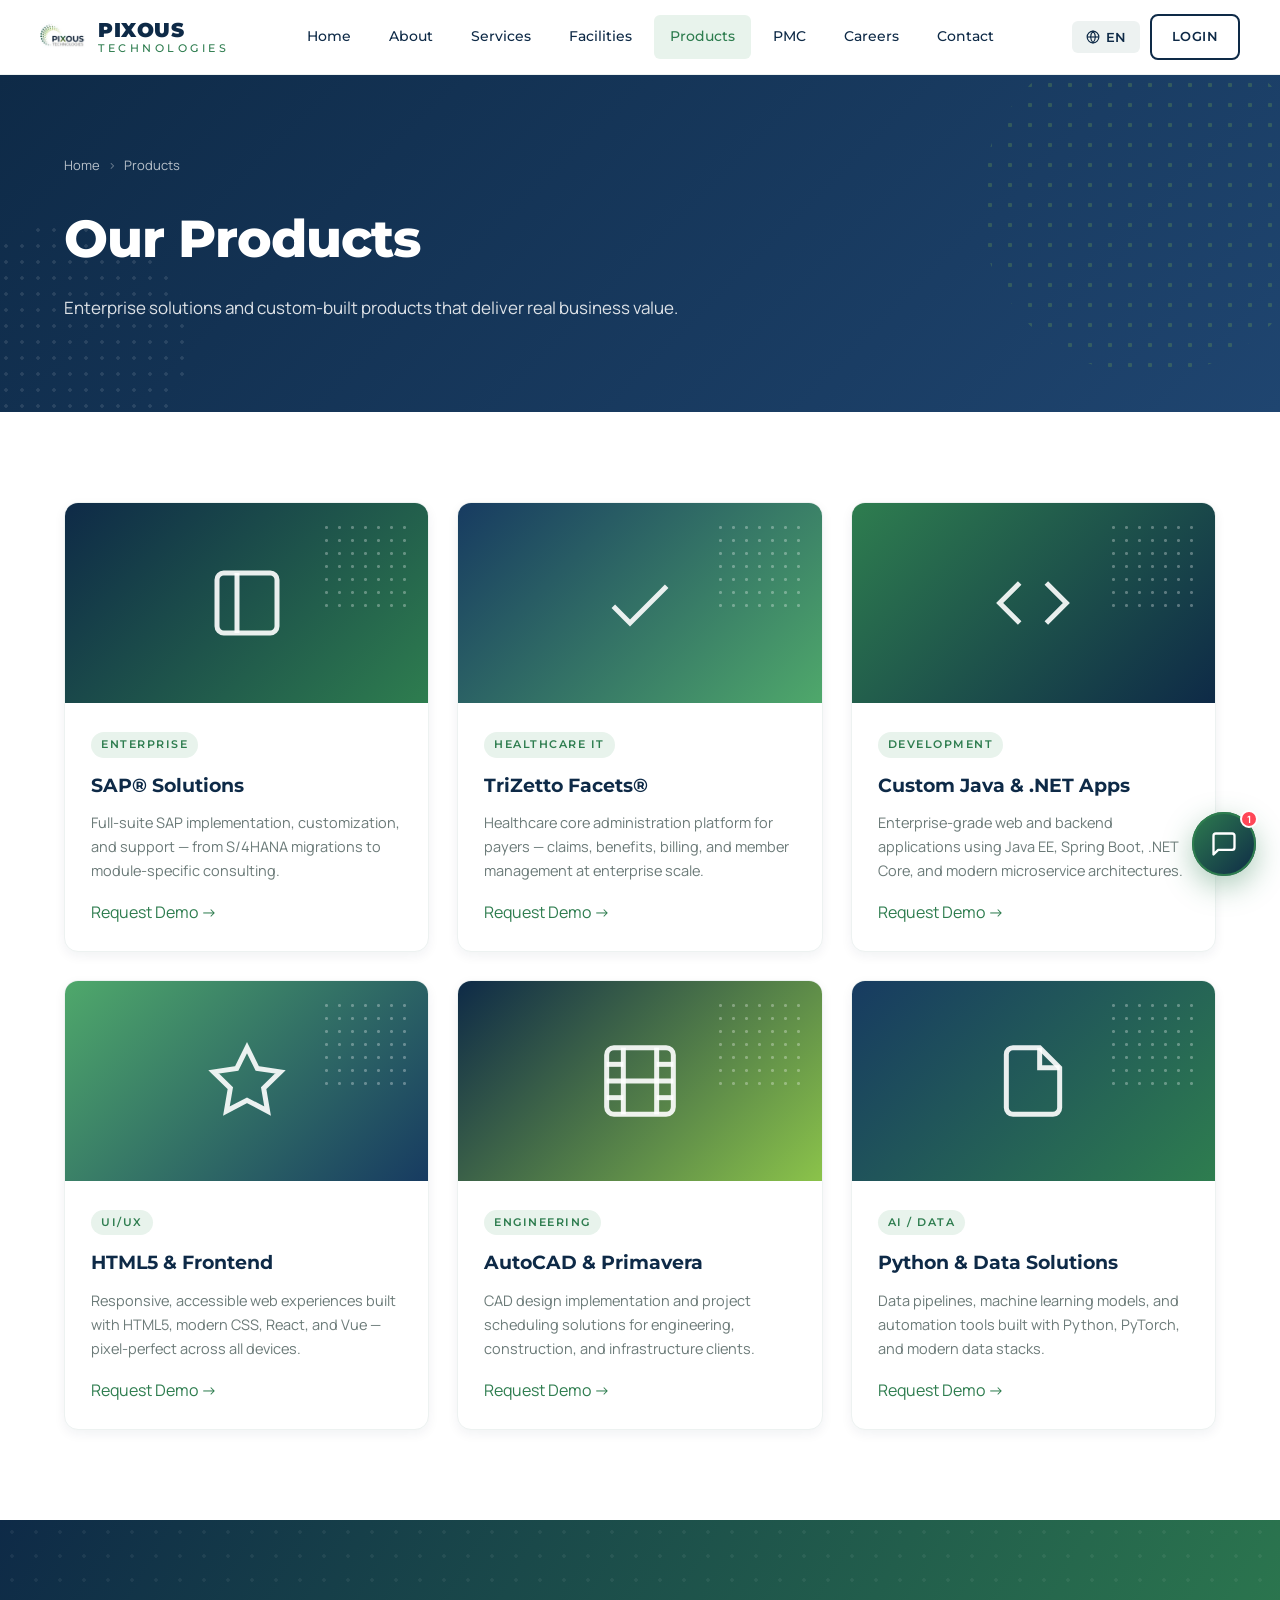
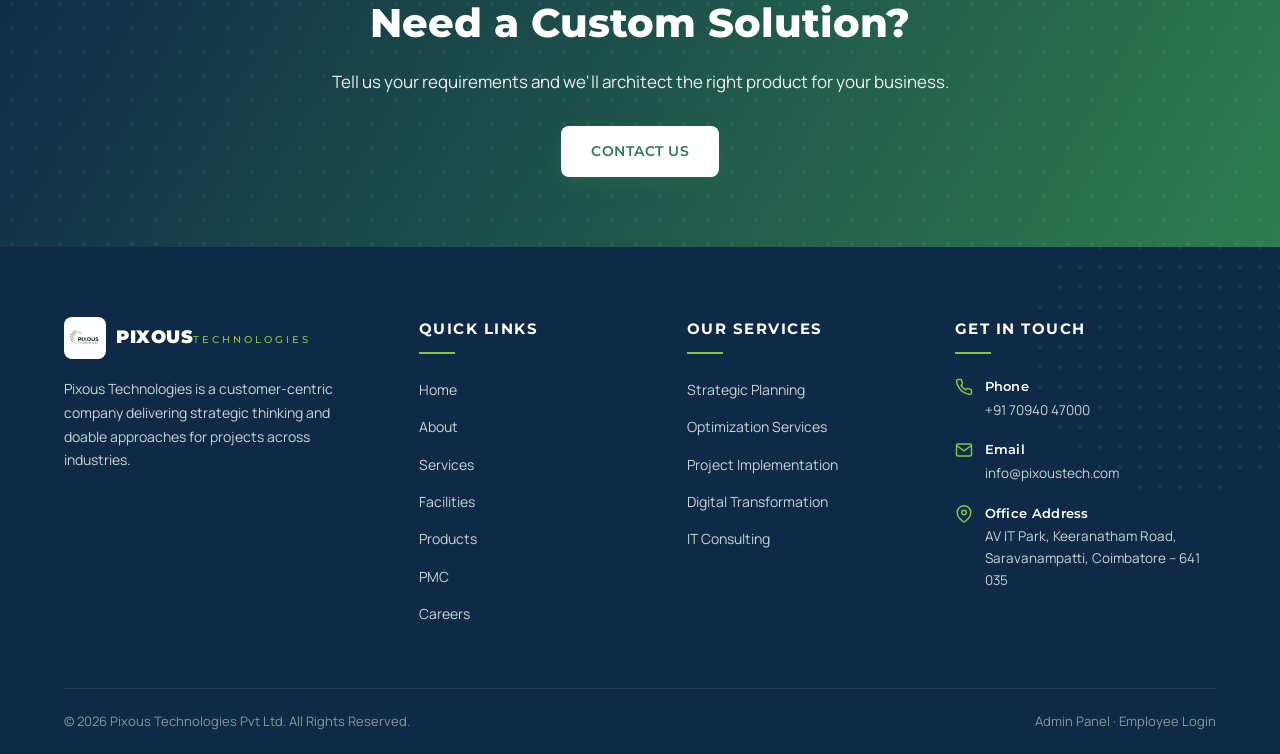
<file: products.html>
<!DOCTYPE html>
<html lang="en">
<head>
<meta charset="UTF-8">
<meta name="viewport" content="width=device-width,initial-scale=1.0">
<title>Our Products — Pixous Technologies</title>
<link rel="icon" type="image/jpeg" href="images/logo.jpg">
<link rel="preconnect" href="https://fonts.googleapis.com">
<link href="https://fonts.googleapis.com/css2?family=Montserrat:wght@400;500;600;700;800;900&family=Manrope:wght@400;500;600;700&display=swap" rel="stylesheet">
<link rel="stylesheet" href="css/style.css">
<link rel="stylesheet" href="css/chatbot.css">
</head>
<body>

<header class="site-header">
  <div class="container nav-bar">
    <a href="index.html" class="brand"><img src="images/logo.jpg" alt="Pixous"><div class="brand-text"><span class="b1">PIXOUS</span><span class="b2">TECHNOLOGIES</span></div></a>
    <nav class="nav-menu"><a href="index.html" data-i18n="nav.home">Home</a><a href="about.html" data-i18n="nav.about">About</a><a href="services.html" data-i18n="nav.services">Services</a><a href="facilities.html" data-i18n="nav.facilities">Facilities</a><a href="products.html" class="active" data-i18n="nav.products">Products</a><a href="pmc.html" data-i18n="nav.pmc">PMC</a><a href="careers.html" data-i18n="nav.careers">Careers</a><a href="contact.html" data-i18n="nav.contact">Contact</a></nav>
    <div class="nav-actions">
      <div class="lang-switch"><button class="lang-btn"><svg viewBox="0 0 24 24" fill="none" stroke="currentColor" stroke-width="2"><circle cx="12" cy="12" r="10"/><line x1="2" y1="12" x2="22" y2="12"/><path d="M12 2a15.3 15.3 0 0 1 4 10 15.3 15.3 0 0 1-4 10 15.3 15.3 0 0 1-4-10 15.3 15.3 0 0 1 4-10z"/></svg><span class="lang-current">EN</span></button><div class="lang-dropdown"></div></div>
      <a href="login.html" class="btn btn-outline" style="padding:10px 20px;font-size:13px" data-i18n="nav.login">Login</a>
      <button class="mobile-toggle"><svg viewBox="0 0 24 24" fill="none" stroke="currentColor" stroke-width="2"><line x1="3" y1="6" x2="21" y2="6"/><line x1="3" y1="12" x2="21" y2="12"/><line x1="3" y1="18" x2="21" y2="18"/></svg></button>
    </div>
  </div>
</header>

<section class="page-hero">
  <div class="container">
    <div class="breadcrumb"><a href="index.html" data-i18n="nav.home">Home</a><span class="sep">›</span><span>Products</span></div>
    <h1>Our Products</h1>
    <p class="lead">Enterprise solutions and custom-built products that deliver real business value.</p>
  </div>
</section>


<section class="section">
  <div class="container">
    <div class="cards-grid">
      <div class="feature-card fade-in visible">
        <div class="fc-image var-1"><svg viewBox="0 0 24 24" fill="none" stroke="currentColor" stroke-width="1.5"><rect x="3" y="3" width="18" height="18" rx="2"/><line x1="9" y1="3" x2="9" y2="21"/></svg></div>
        <div class="fc-body"><span class="fc-tag">ENTERPRISE</span><h3>SAP® Solutions</h3><p>Full-suite SAP implementation, customization, and support — from S/4HANA migrations to module-specific consulting.</p><a href="contact.html" class="btn-ghost">Request Demo</a></div>
      </div>
      <div class="feature-card fade-in visible delay-1">
        <div class="fc-image var-2"><svg viewBox="0 0 24 24" fill="none" stroke="currentColor" stroke-width="1.5"><path d="M20 7L9 18l-5-5"/></svg></div>
        <div class="fc-body"><span class="fc-tag">HEALTHCARE IT</span><h3>TriZetto Facets®</h3><p>Healthcare core administration platform for payers — claims, benefits, billing, and member management at enterprise scale.</p><a href="contact.html" class="btn-ghost">Request Demo</a></div>
      </div>
      <div class="feature-card fade-in visible delay-2">
        <div class="fc-image var-3"><svg viewBox="0 0 24 24" fill="none" stroke="currentColor" stroke-width="1.5"><path d="M16 18l6-6-6-6"/><path d="M8 6l-6 6 6 6"/></svg></div>
        <div class="fc-body"><span class="fc-tag">DEVELOPMENT</span><h3>Custom Java & .NET Apps</h3><p>Enterprise-grade web and backend applications using Java EE, Spring Boot, .NET Core, and modern microservice architectures.</p><a href="contact.html" class="btn-ghost">Request Demo</a></div>
      </div>
      <div class="feature-card fade-in visible">
        <div class="fc-image var-4"><svg viewBox="0 0 24 24" fill="none" stroke="currentColor" stroke-width="1.5"><polygon points="12 2 15.09 8.26 22 9.27 17 14.14 18.18 21.02 12 17.77 5.82 21.02 7 14.14 2 9.27 8.91 8.26 12 2"/></svg></div>
        <div class="fc-body"><span class="fc-tag">UI/UX</span><h3>HTML5 & Frontend</h3><p>Responsive, accessible web experiences built with HTML5, modern CSS, React, and Vue — pixel-perfect across all devices.</p><a href="contact.html" class="btn-ghost">Request Demo</a></div>
      </div>
      <div class="feature-card fade-in visible delay-1">
        <div class="fc-image var-5"><svg viewBox="0 0 24 24" fill="none" stroke="currentColor" stroke-width="1.5"><rect x="2" y="2" width="20" height="20" rx="2.18" ry="2.18"/><line x1="7" y1="2" x2="7" y2="22"/><line x1="17" y1="2" x2="17" y2="22"/><line x1="2" y1="12" x2="22" y2="12"/><line x1="2" y1="7" x2="7" y2="7"/><line x1="2" y1="17" x2="7" y2="17"/><line x1="17" y1="17" x2="22" y2="17"/><line x1="17" y1="7" x2="22" y2="7"/></svg></div>
        <div class="fc-body"><span class="fc-tag">ENGINEERING</span><h3>AutoCAD & Primavera</h3><p>CAD design implementation and project scheduling solutions for engineering, construction, and infrastructure clients.</p><a href="contact.html" class="btn-ghost">Request Demo</a></div>
      </div>
      <div class="feature-card fade-in visible delay-2">
        <div class="fc-image var-6"><svg viewBox="0 0 24 24" fill="none" stroke="currentColor" stroke-width="1.5"><path d="M14 2H6a2 2 0 0 0-2 2v16a2 2 0 0 0 2 2h12a2 2 0 0 0 2-2V8z"/><polyline points="14 2 14 8 20 8"/></svg></div>
        <div class="fc-body"><span class="fc-tag">AI / DATA</span><h3>Python & Data Solutions</h3><p>Data pipelines, machine learning models, and automation tools built with Python, PyTorch, and modern data stacks.</p><a href="contact.html" class="btn-ghost">Request Demo</a></div>
      </div>
    </div>
  </div>
</section>

<section class="cta-strip">
  <div class="container">
    <h2>Need a Custom Solution?</h2>
    <p>Tell us your requirements and we'll architect the right product for your business.</p>
    <a href="contact.html" class="btn btn-primary" data-i18n="btn.contact_us">Contact Us</a>
  </div>
</section>


<footer class="site-footer">
  <div class="container">
    <div class="footer-grid">
      <div class="footer-col">
        <div class="footer-brand"><img src="images/logo.jpg" alt="Pixous"><div class="footer-brand-text"><span class="b1">PIXOUS</span><span class="b2">TECHNOLOGIES</span></div></div>
        <p class="footer-tagline" data-i18n="footer.tagline">Pixous Technologies is a customer-centric company delivering strategic thinking and doable approaches.</p>
      </div>
      <div class="footer-col">
        <h4 data-i18n="footer.quick_links">Quick Links</h4>
        <ul><li><a href="index.html" data-i18n="nav.home">Home</a></li><li><a href="about.html" data-i18n="nav.about">About</a></li><li><a href="services.html" data-i18n="nav.services">Services</a></li><li><a href="facilities.html" data-i18n="nav.facilities">Facilities</a></li><li><a href="products.html" data-i18n="nav.products">Products</a></li><li><a href="pmc.html" data-i18n="nav.pmc">PMC</a></li><li><a href="careers.html" data-i18n="nav.careers">Careers</a></li></ul>
      </div>
      <div class="footer-col">
        <h4 data-i18n="footer.services_title">Our Services</h4>
        <ul><li><a href="services.html">Strategic Planning</a></li><li><a href="services.html">Optimization Services</a></li><li><a href="services.html">Project Implementation</a></li><li><a href="services.html">Digital Transformation</a></li><li><a href="services.html">IT Consulting</a></li></ul>
      </div>
      <div class="footer-col">
        <h4 data-i18n="footer.contact_title">Get in Touch</h4>
        <div class="footer-contact"><svg viewBox="0 0 24 24" fill="none" stroke="currentColor" stroke-width="2"><path d="M22 16.92v3a2 2 0 0 1-2.18 2 19.79 19.79 0 0 1-8.63-3.07 19.5 19.5 0 0 1-6-6 19.79 19.79 0 0 1-3.07-8.67A2 2 0 0 1 4.11 2h3a2 2 0 0 1 2 1.72 12.84 12.84 0 0 0 .7 2.81 2 2 0 0 1-.45 2.11L8.09 9.91a16 16 0 0 0 6 6l1.27-1.27a2 2 0 0 1 2.11-.45 12.84 12.84 0 0 0 2.81.7A2 2 0 0 1 22 16.92z"/></svg><div><strong>Phone</strong><a href="tel:+917094047000" data-admin="phone">+91 70940 47000</a></div></div>
        <div class="footer-contact"><svg viewBox="0 0 24 24" fill="none" stroke="currentColor" stroke-width="2"><path d="M4 4h16c1.1 0 2 .9 2 2v12c0 1.1-.9 2-2 2H4c-1.1 0-2-.9-2-2V6c0-1.1.9-2 2-2z"/><polyline points="22,6 12,13 2,6"/></svg><div><strong>Email</strong><a href="mailto:info@pixoustech.com" data-admin="email">info@pixoustech.com</a></div></div>
        <div class="footer-contact"><svg viewBox="0 0 24 24" fill="none" stroke="currentColor" stroke-width="2"><path d="M21 10c0 7-9 13-9 13s-9-6-9-13a9 9 0 0 1 18 0z"/><circle cx="12" cy="10" r="3"/></svg><div><strong data-i18n="footer.office">Office</strong><span data-admin="address">AV IT Park, Keeranatham Road, Saravanampatti, Coimbatore – 641 035</span></div></div>
      </div>
    </div>
    <div class="footer-bottom"><span data-i18n="footer.copyright">© 2026 Pixous Technologies Pvt Ltd. All Rights Reserved.</span><span><a href="admin/login.html">Admin Panel</a> · <a href="employee-login.html">Employee Login</a></span></div>
  </div>
</footer>

<script src="js/i18n.js"></script>
<script src="js/main.js"></script>
<script src="js/chatbot.js"></script>
</body>
</html>
</file>
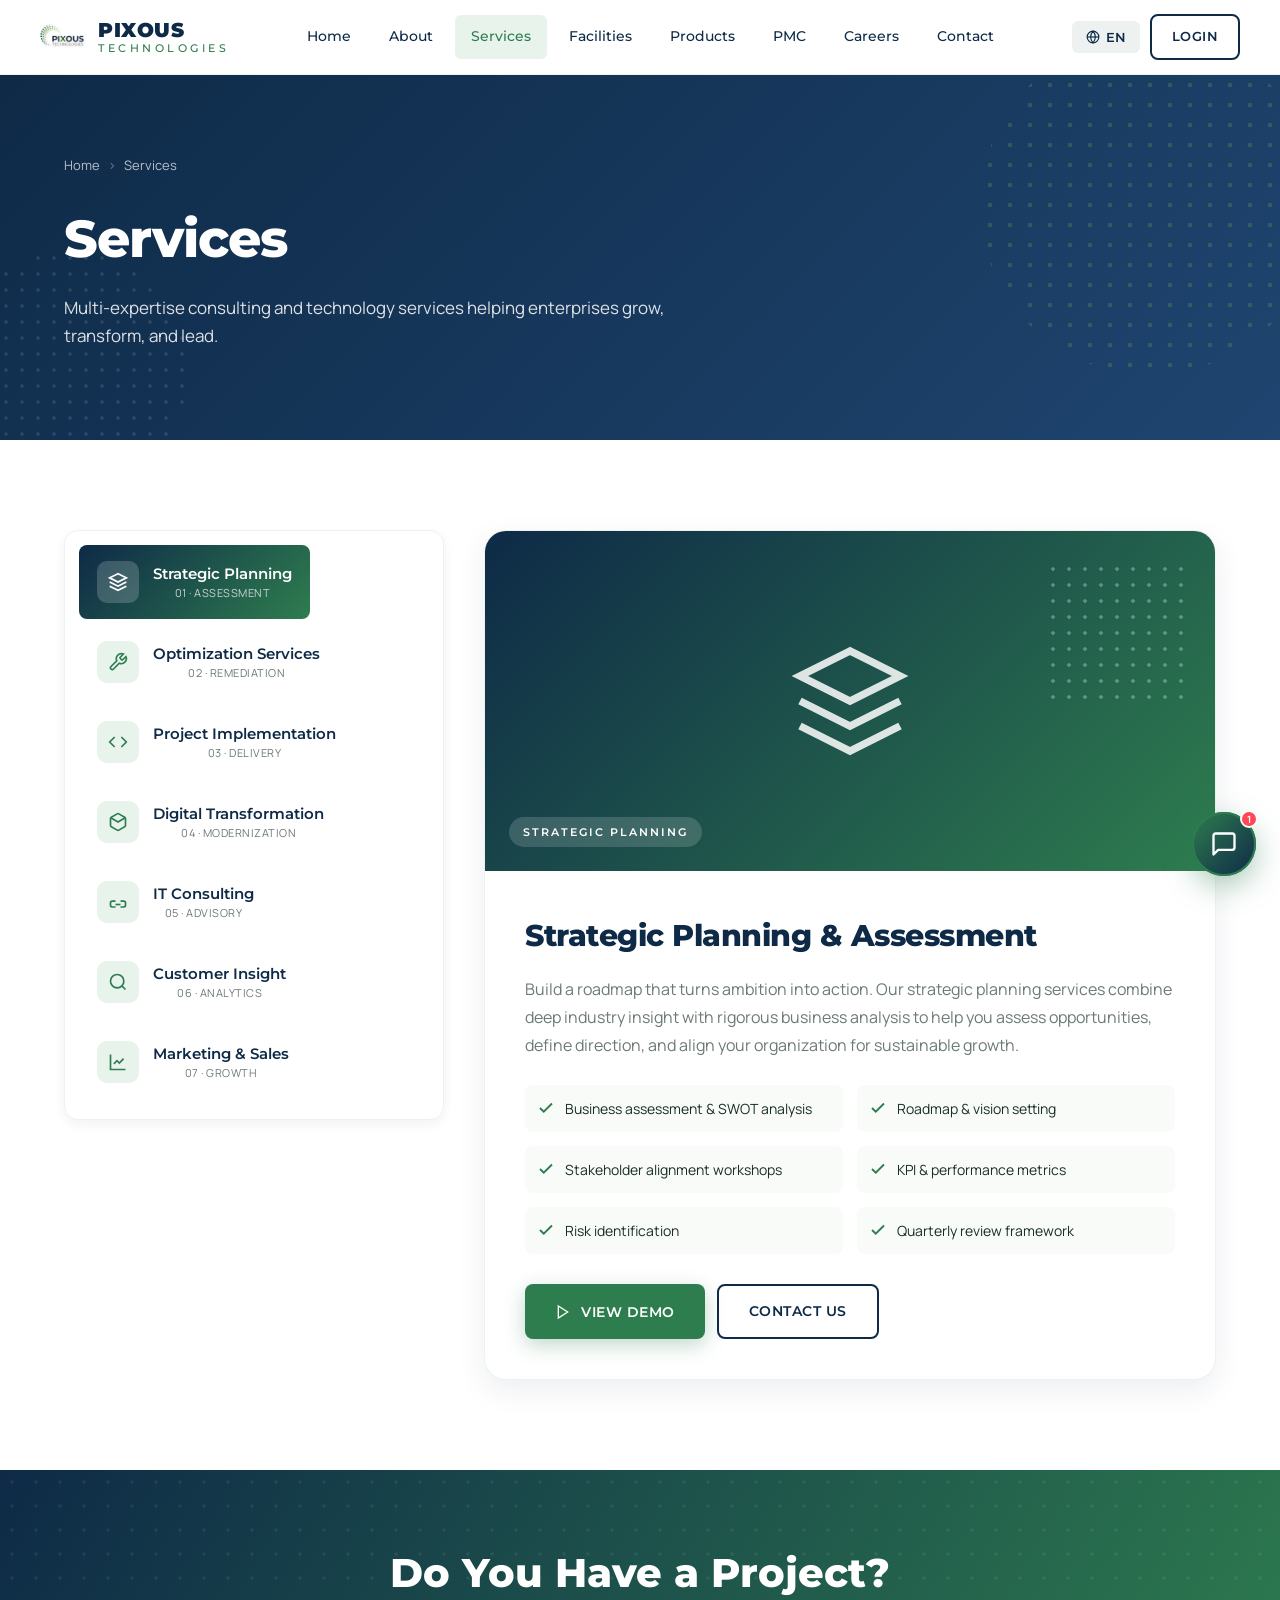
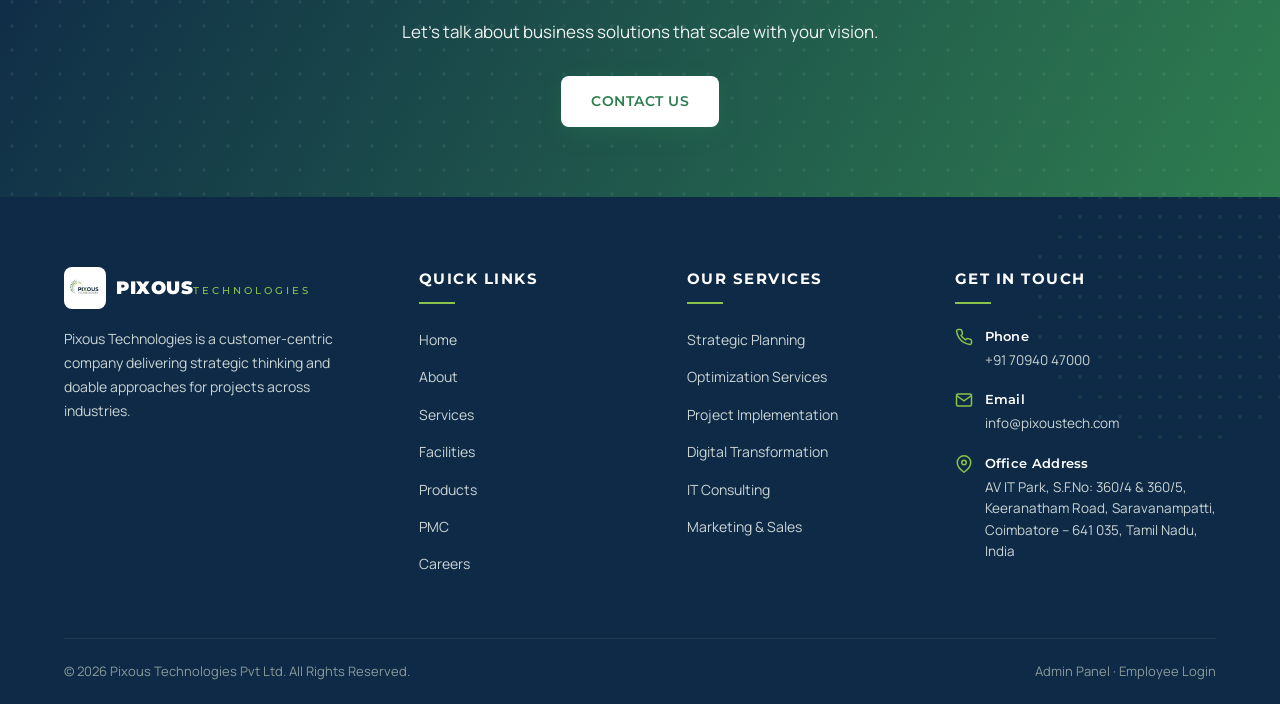
<file: services.html>
<!DOCTYPE html>
<html lang="en">
<head>
<meta charset="UTF-8">
<meta name="viewport" content="width=device-width,initial-scale=1.0">
<title>Services — Pixous Technologies</title>
<meta name="description" content="Explore Pixous Technologies' core services: strategic planning, optimization, project implementation, digital transformation, IT consulting, and more.">
<link rel="icon" type="image/jpeg" href="images/logo.jpg">
<link rel="preconnect" href="https://fonts.googleapis.com">
<link href="https://fonts.googleapis.com/css2?family=Montserrat:wght@400;500;600;700;800;900&family=Manrope:wght@400;500;600;700&display=swap" rel="stylesheet">
<link rel="stylesheet" href="css/style.css">
<link rel="stylesheet" href="css/chatbot.css">
</head>
<body>

<header class="site-header">
  <div class="container nav-bar">
    <a href="index.html" class="brand">
      <img src="images/logo.jpg" alt="Pixous">
      <div class="brand-text"><span class="b1">PIXOUS</span><span class="b2">TECHNOLOGIES</span></div>
    </a>
    <nav class="nav-menu">
      <a href="index.html" data-i18n="nav.home">Home</a>
      <a href="about.html" data-i18n="nav.about">About</a>
      <a href="services.html" class="active" data-i18n="nav.services">Services</a>
      <a href="facilities.html" data-i18n="nav.facilities">Facilities</a>
      <a href="products.html" data-i18n="nav.products">Products</a>
      <a href="pmc.html" data-i18n="nav.pmc">PMC</a>
      <a href="careers.html" data-i18n="nav.careers">Careers</a>
      <a href="contact.html" data-i18n="nav.contact">Contact</a>
    </nav>
    <div class="nav-actions">
      <div class="lang-switch">
        <button class="lang-btn"><svg viewBox="0 0 24 24" fill="none" stroke="currentColor" stroke-width="2"><circle cx="12" cy="12" r="10"/><line x1="2" y1="12" x2="22" y2="12"/><path d="M12 2a15.3 15.3 0 0 1 4 10 15.3 15.3 0 0 1-4 10 15.3 15.3 0 0 1-4-10 15.3 15.3 0 0 1 4-10z"/></svg><span class="lang-current">EN</span></button>
        <div class="lang-dropdown"></div>
      </div>
      <a href="login.html" class="btn btn-outline" style="padding:10px 20px;font-size:13px" data-i18n="nav.login">Login</a>
      <button class="mobile-toggle"><svg viewBox="0 0 24 24" fill="none" stroke="currentColor" stroke-width="2"><line x1="3" y1="6" x2="21" y2="6"/><line x1="3" y1="12" x2="21" y2="12"/><line x1="3" y1="18" x2="21" y2="18"/></svg></button>
    </div>
  </div>
</header>

<!-- ===== PAGE HERO ===== -->
<section class="page-hero">
  <div class="container">
    <div class="breadcrumb"><a href="index.html" data-i18n="nav.home">Home</a><span class="sep">›</span><span data-i18n="nav.services">Services</span></div>
    <h1 data-i18n="nav.services">Our Services</h1>
    <p class="lead">Multi-expertise consulting and technology services helping enterprises grow, transform, and lead.</p>
  </div>
</section>

<!-- ===== SERVICE LISTING (clickable list + detail panel) ===== -->
<section class="section">
  <div class="container">
    <div class="service-listing">

      <!-- LEFT: clickable list -->
      <aside class="service-list" id="serviceList">
        <button class="service-list-item active" data-service="strategic">
          <div class="sli-icon"><svg viewBox="0 0 24 24" fill="none" stroke="currentColor" stroke-width="2"><path d="M12 2L2 7l10 5 10-5-10-5z"/><path d="M2 17l10 5 10-5"/><path d="M2 12l10 5 10-5"/></svg></div>
          <div><div class="sli-title">Strategic Planning</div><div class="sli-meta">01 · Assessment</div></div>
        </button>
        <button class="service-list-item" data-service="optimization">
          <div class="sli-icon"><svg viewBox="0 0 24 24" fill="none" stroke="currentColor" stroke-width="2"><path d="M14.7 6.3a1 1 0 0 0 0 1.4l1.6 1.6a1 1 0 0 0 1.4 0l3.77-3.77a6 6 0 0 1-7.94 7.94l-6.91 6.91a2.12 2.12 0 0 1-3-3l6.91-6.91a6 6 0 0 1 7.94-7.94l-3.76 3.76z"/></svg></div>
          <div><div class="sli-title">Optimization Services</div><div class="sli-meta">02 · Remediation</div></div>
        </button>
        <button class="service-list-item" data-service="implementation">
          <div class="sli-icon"><svg viewBox="0 0 24 24" fill="none" stroke="currentColor" stroke-width="2"><polyline points="16 18 22 12 16 6"/><polyline points="8 6 2 12 8 18"/></svg></div>
          <div><div class="sli-title">Project Implementation</div><div class="sli-meta">03 · Delivery</div></div>
        </button>
        <button class="service-list-item" data-service="digital">
          <div class="sli-icon"><svg viewBox="0 0 24 24" fill="none" stroke="currentColor" stroke-width="2"><path d="M21 16V8a2 2 0 0 0-1-1.73l-7-4a2 2 0 0 0-2 0l-7 4A2 2 0 0 0 3 8v8a2 2 0 0 0 1 1.73l7 4a2 2 0 0 0 2 0l7-4A2 2 0 0 0 21 16z"/><polyline points="3.27 6.96 12 12.01 20.73 6.96"/></svg></div>
          <div><div class="sli-title">Digital Transformation</div><div class="sli-meta">04 · Modernization</div></div>
        </button>
        <button class="service-list-item" data-service="consulting">
          <div class="sli-icon"><svg viewBox="0 0 24 24" fill="none" stroke="currentColor" stroke-width="2"><path d="M9 11H5a2 2 0 0 0-2 2v3c0 1.1.9 2 2 2h4"/><path d="M15 11h4a2 2 0 0 1 2 2v3c0 1.1-.9 2-2 2h-4"/><line x1="9" y1="15" x2="15" y2="15"/></svg></div>
          <div><div class="sli-title">IT Consulting</div><div class="sli-meta">05 · Advisory</div></div>
        </button>
        <button class="service-list-item" data-service="insight">
          <div class="sli-icon"><svg viewBox="0 0 24 24" fill="none" stroke="currentColor" stroke-width="2"><circle cx="11" cy="11" r="8"/><line x1="21" y1="21" x2="16.65" y2="16.65"/></svg></div>
          <div><div class="sli-title">Customer Insight</div><div class="sli-meta">06 · Analytics</div></div>
        </button>
        <button class="service-list-item" data-service="marketing">
          <div class="sli-icon"><svg viewBox="0 0 24 24" fill="none" stroke="currentColor" stroke-width="2"><path d="M3 3v18h18"/><path d="M18.7 8l-5.1 5.2-2.8-2.7L7 14.3"/></svg></div>
          <div><div class="sli-title">Marketing & Sales</div><div class="sli-meta">07 · Growth</div></div>
        </button>
      </aside>

      <!-- RIGHT: detail panel with photo + demo button -->
      <div class="service-detail" id="serviceDetail">
        <!-- Filled dynamically -->
      </div>

    </div>
  </div>
</section>

<!-- ===== CTA STRIP ===== -->
<section class="cta-strip">
  <div class="container">
    <h2 data-i18n="cta.title">Do You Have a Project?</h2>
    <p data-i18n="cta.subtitle">Let's talk about business solutions that scale with your vision.</p>
    <a href="contact.html" class="btn btn-primary" data-i18n="btn.contact_us">Contact Us</a>
  </div>
</section>

<!-- ===== FOOTER ===== -->
<footer class="site-footer">
  <div class="container">
    <div class="footer-grid">
      <div class="footer-col">
        <div class="footer-brand">
          <img src="images/logo.jpg" alt="Pixous">
          <div class="footer-brand-text"><span class="b1">PIXOUS</span><span class="b2">TECHNOLOGIES</span></div>
        </div>
        <p class="footer-tagline" data-i18n="footer.tagline">Pixous Technologies is a customer-centric company delivering strategic thinking and doable approaches for projects across industries.</p>
      </div>
      <div class="footer-col">
        <h4 data-i18n="footer.quick_links">Quick Links</h4>
        <ul>
          <li><a href="index.html" data-i18n="nav.home">Home</a></li>
          <li><a href="about.html" data-i18n="nav.about">About Us</a></li>
          <li><a href="services.html" data-i18n="nav.services">Services</a></li>
          <li><a href="facilities.html" data-i18n="nav.facilities">Facilities</a></li>
          <li><a href="products.html" data-i18n="nav.products">Products</a></li>
          <li><a href="pmc.html" data-i18n="nav.pmc">PMC</a></li>
          <li><a href="careers.html" data-i18n="nav.careers">Careers</a></li>
        </ul>
      </div>
      <div class="footer-col">
        <h4 data-i18n="footer.services_title">Our Services</h4>
        <ul>
          <li><a href="services.html">Strategic Planning</a></li>
          <li><a href="services.html">Optimization Services</a></li>
          <li><a href="services.html">Project Implementation</a></li>
          <li><a href="services.html">Digital Transformation</a></li>
          <li><a href="services.html">IT Consulting</a></li>
          <li><a href="services.html">Marketing & Sales</a></li>
        </ul>
      </div>
      <div class="footer-col">
        <h4 data-i18n="footer.contact_title">Get in Touch</h4>
        <div class="footer-contact"><svg viewBox="0 0 24 24" fill="none" stroke="currentColor" stroke-width="2"><path d="M22 16.92v3a2 2 0 0 1-2.18 2 19.79 19.79 0 0 1-8.63-3.07 19.5 19.5 0 0 1-6-6 19.79 19.79 0 0 1-3.07-8.67A2 2 0 0 1 4.11 2h3a2 2 0 0 1 2 1.72 12.84 12.84 0 0 0 .7 2.81 2 2 0 0 1-.45 2.11L8.09 9.91a16 16 0 0 0 6 6l1.27-1.27a2 2 0 0 1 2.11-.45 12.84 12.84 0 0 0 2.81.7A2 2 0 0 1 22 16.92z"/></svg><div><strong>Phone</strong><a href="tel:+917094047000" data-admin="phone">+91 70940 47000</a></div></div>
        <div class="footer-contact"><svg viewBox="0 0 24 24" fill="none" stroke="currentColor" stroke-width="2"><path d="M4 4h16c1.1 0 2 .9 2 2v12c0 1.1-.9 2-2 2H4c-1.1 0-2-.9-2-2V6c0-1.1.9-2 2-2z"/><polyline points="22,6 12,13 2,6"/></svg><div><strong>Email</strong><a href="mailto:info@pixoustech.com" data-admin="email">info@pixoustech.com</a></div></div>
        <div class="footer-contact"><svg viewBox="0 0 24 24" fill="none" stroke="currentColor" stroke-width="2"><path d="M21 10c0 7-9 13-9 13s-9-6-9-13a9 9 0 0 1 18 0z"/><circle cx="12" cy="10" r="3"/></svg><div><strong data-i18n="footer.office">Office</strong><span data-admin="address">AV IT Park, S.F.No: 360/4 & 360/5, Keeranatham Road, Saravanampatti, Coimbatore – 641 035, Tamil Nadu, India</span></div></div>
      </div>
    </div>
    <div class="footer-bottom">
      <span data-i18n="footer.copyright">© 2026 Pixous Technologies Pvt Ltd. All Rights Reserved.</span>
      <span><a href="admin/login.html">Admin Panel</a> · <a href="employee-login.html">Employee Login</a></span>
    </div>
  </div>
</footer>

<!-- Service data + interactivity -->
<script>
const SERVICES_DATA = {
  strategic: {
    tag: 'STRATEGIC PLANNING',
    title: 'Strategic Planning & Assessment',
    icon: '<svg viewBox="0 0 24 24" fill="none" stroke="currentColor" stroke-width="1.5"><path d="M12 2L2 7l10 5 10-5-10-5z"/><path d="M2 17l10 5 10-5"/><path d="M2 12l10 5 10-5"/></svg>',
    desc: 'Build a roadmap that turns ambition into action. Our strategic planning services combine deep industry insight with rigorous business analysis to help you assess opportunities, define direction, and align your organization for sustainable growth.',
    features: ['Business assessment & SWOT analysis','Roadmap & vision setting','Stakeholder alignment workshops','KPI & performance metrics','Risk identification','Quarterly review framework']
  },
  optimization: {
    tag: 'OPTIMIZATION',
    title: 'Optimization & Remediation Services',
    icon: '<svg viewBox="0 0 24 24" fill="none" stroke="currentColor" stroke-width="1.5"><path d="M14.7 6.3a1 1 0 0 0 0 1.4l1.6 1.6a1 1 0 0 0 1.4 0l3.77-3.77a6 6 0 0 1-7.94 7.94l-6.91 6.91a2.12 2.12 0 0 1-3-3l6.91-6.91a6 6 0 0 1 7.94-7.94l-3.76 3.76z"/></svg>',
    desc: 'Streamline operations, eliminate waste, and remediate inefficiencies. We diagnose process bottlenecks, optimize workflows, and rebuild systems for measurable performance gains across your organization.',
    features: ['Process mapping & analysis','Workflow re-engineering','Cost reduction initiatives','Legacy system remediation','Automation opportunities','Continuous improvement cycles']
  },
  implementation: {
    tag: 'IMPLEMENTATION',
    title: 'Project Implementation Services',
    icon: '<svg viewBox="0 0 24 24" fill="none" stroke="currentColor" stroke-width="1.5"><polyline points="16 18 22 12 16 6"/><polyline points="8 6 2 12 8 18"/></svg>',
    desc: 'From kickoff to go-live, we deliver. Our seasoned project teams bring proven methodologies, dedicated resources, and uncompromising quality to every implementation — on time and on budget.',
    features: ['Agile/Waterfall delivery models','Dedicated project teams','Quality assurance built-in','On-time, on-budget guarantee','Post-go-live support','Knowledge transfer & training']
  },
  digital: {
    tag: 'DIGITAL TRANSFORMATION',
    title: 'Digital Transformation Excellence',
    icon: '<svg viewBox="0 0 24 24" fill="none" stroke="currentColor" stroke-width="1.5"><path d="M21 16V8a2 2 0 0 0-1-1.73l-7-4a2 2 0 0 0-2 0l-7 4A2 2 0 0 0 3 8v8a2 2 0 0 0 1 1.73l7 4a2 2 0 0 0 2 0l7-4A2 2 0 0 0 21 16z"/><polyline points="3.27 6.96 12 12.01 20.73 6.96"/></svg>',
    desc: 'Reimagine your business for the digital age. We architect and deliver end-to-end digital transformation programs — from cloud migration to AI-driven decision-making — that future-proof your enterprise.',
    features: ['Cloud-native architecture','AI & ML integration','Process digitization','Data analytics platforms','Mobile & web modernization','Change management']
  },
  consulting: {
    tag: 'CONSULTING',
    title: 'IT Consulting & Services',
    icon: '<svg viewBox="0 0 24 24" fill="none" stroke="currentColor" stroke-width="1.5"><path d="M9 11H5a2 2 0 0 0-2 2v3c0 1.1.9 2 2 2h4"/><path d="M15 11h4a2 2 0 0 1 2 2v3c0 1.1-.9 2-2 2h-4"/><line x1="9" y1="15" x2="15" y2="15"/></svg>',
    desc: 'World-class consultants partnering with you on technology strategy, architecture design, and complex problem-solving. Get senior-level expertise without the senior-level overhead.',
    features: ['Technology roadmap design','Architecture review','Vendor selection support','Cost-benefit analysis','Compliance & security advisory','24/7 expert support']
  },
  insight: {
    tag: 'CUSTOMER INSIGHT',
    title: 'Customer Insight & Analytics',
    icon: '<svg viewBox="0 0 24 24" fill="none" stroke="currentColor" stroke-width="1.5"><circle cx="11" cy="11" r="8"/><line x1="21" y1="21" x2="16.65" y2="16.65"/></svg>',
    desc: 'Turn raw data into a competitive advantage. We design insight programs that uncover what your customers actually want — and give you the dashboards, models, and tools to act on it.',
    features: ['Customer segmentation models','Voice-of-customer programs','Behavioral analytics','Predictive modeling','Real-time dashboards','Loyalty & retention design']
  },
  marketing: {
    tag: 'MARKETING & SALES',
    title: 'Marketing & Sales Enablement',
    icon: '<svg viewBox="0 0 24 24" fill="none" stroke="currentColor" stroke-width="1.5"><path d="M3 3v18h18"/><path d="M18.7 8l-5.1 5.2-2.8-2.7L7 14.3"/></svg>',
    desc: 'Drive measurable revenue growth with marketing strategies built on insight, executed with precision, and tracked end-to-end. From brand to pipeline to closed-won — we cover the whole journey.',
    features: ['Go-to-market strategy','Lead generation campaigns','Sales enablement playbooks','Brand & content strategy','Marketing automation','Sales analytics & forecasting']
  }
};

function renderService(key) {
  const s = SERVICES_DATA[key]; if (!s) return;
  const detail = document.getElementById('serviceDetail');
  detail.innerHTML = `
    <div class="service-detail-image">
      <div class="big-icon">${s.icon}</div>
      <span class="img-tag">${s.tag}</span>
    </div>
    <div class="service-detail-body">
      <h2>${s.title}</h2>
      <p class="sd-desc">${s.desc}</p>
      <div class="sd-features">
        ${s.features.map(f => `
          <div class="sd-feature">
            <svg viewBox="0 0 24 24" fill="none" stroke="currentColor" stroke-width="2.5"><polyline points="20 6 9 17 4 12"/></svg>
            <span>${f}</span>
          </div>`).join('')}
      </div>
      <div class="sd-cta">
        <button class="btn btn-primary" onclick="alert('Demo request received! Our team will reach out within 24 hours.')">
          <svg viewBox="0 0 24 24" fill="none" stroke="currentColor" stroke-width="2"><polygon points="5 3 19 12 5 21 5 3"/></svg>
          <span data-i18n="btn.view_demo">View Demo</span>
        </button>
        <a href="contact.html" class="btn btn-outline" data-i18n="btn.contact_us">Contact Us</a>
      </div>
    </div>`;
}

document.querySelectorAll('#serviceList .service-list-item').forEach(btn => {
  btn.addEventListener('click', () => {
    document.querySelectorAll('#serviceList .service-list-item').forEach(b => b.classList.remove('active'));
    btn.classList.add('active');
    renderService(btn.dataset.service);
  });
});
renderService('strategic');
</script>

<script src="js/i18n.js"></script>
<script src="js/main.js"></script>
<script src="js/chatbot.js"></script>
</body>
</html>
</file>
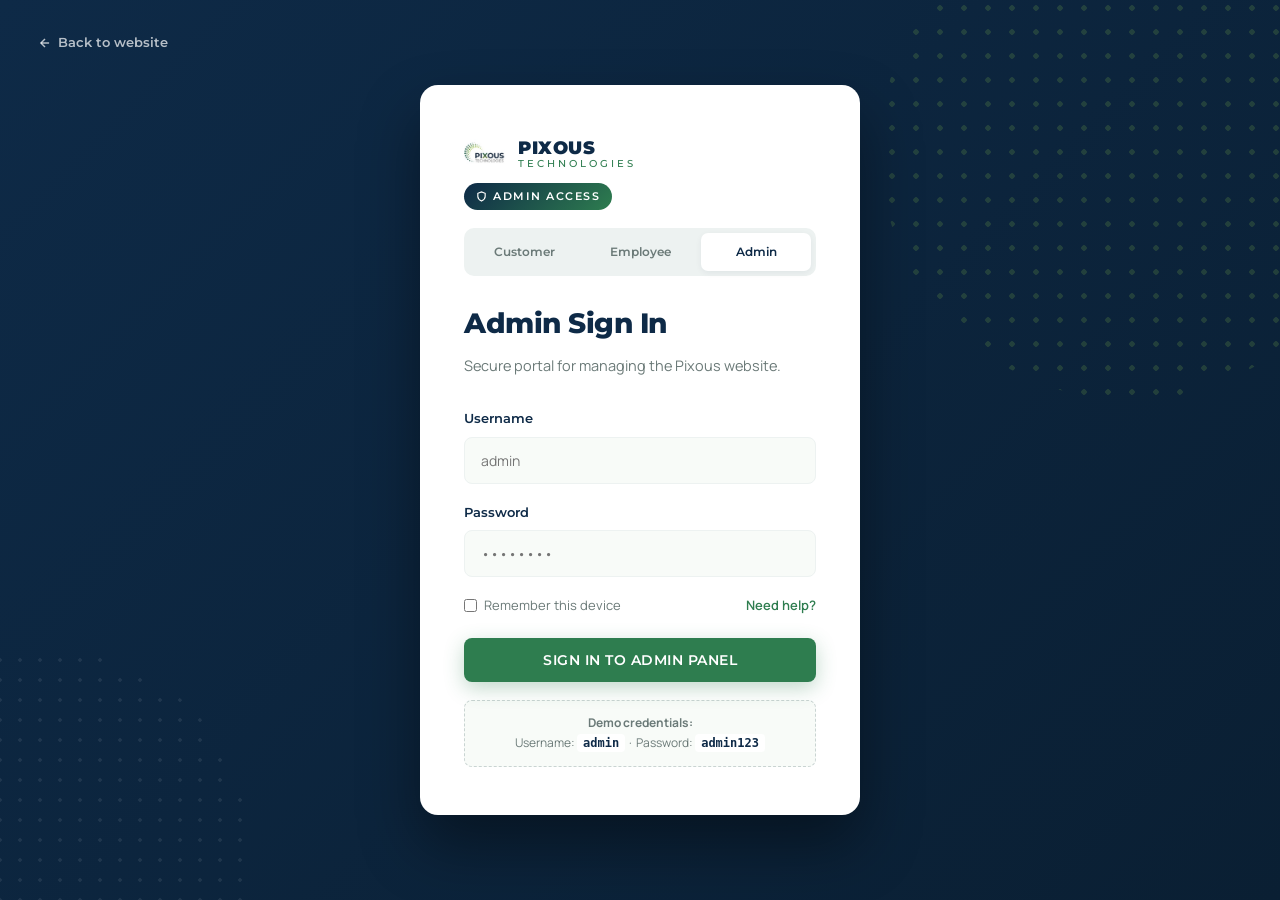
<file: admin/login.html>
<!DOCTYPE html>
<html lang="en">
<head>
<meta charset="UTF-8">
<meta name="viewport" content="width=device-width,initial-scale=1.0">
<title>Admin Login — Pixous Technologies</title>
<link rel="icon" type="image/jpeg" href="../images/logo.jpg">
<link rel="preconnect" href="https://fonts.googleapis.com">
<link href="https://fonts.googleapis.com/css2?family=Montserrat:wght@400;500;600;700;800;900&family=Manrope:wght@400;500;600;700&display=swap" rel="stylesheet">
<link rel="stylesheet" href="../css/style.css">
<style>
.admin-login{min-height:100vh;display:flex;align-items:center;justify-content:center;background:linear-gradient(135deg,var(--pix-navy) 0%,#0a1f33 100%);padding:24px;position:relative;overflow:hidden}
.admin-login::before{content:'';position:absolute;top:-100px;right:-100px;width:500px;height:500px;background-image:radial-gradient(circle,var(--pix-green-3) 2.5px,transparent 3px);background-size:24px 24px;opacity:.18;border-radius:50%}
.admin-login::after{content:'';position:absolute;bottom:-150px;left:-150px;width:400px;height:400px;background-image:radial-gradient(circle,#fff 1.5px,transparent 2px);background-size:20px 20px;opacity:.08;border-radius:50%}
.admin-card{background:#fff;border-radius:18px;padding:48px 44px;width:100%;max-width:440px;box-shadow:0 30px 60px rgba(0,0,0,.4);position:relative;z-index:2}
.admin-card .brand-row{display:flex;align-items:center;gap:12px;margin-bottom:8px}
.admin-card .brand-row img{height:42px}
.admin-card .brand-row .brand-text .b1{font-family:var(--font-brand);font-weight:900;font-size:18px;color:var(--pix-navy);letter-spacing:.5px}
.admin-card .brand-row .brand-text .b2{font-family:var(--font-brand);font-weight:500;font-size:10px;color:var(--pix-green);letter-spacing:3px;display:block;margin-top:2px}
.admin-badge{display:inline-flex;align-items:center;gap:6px;padding:5px 12px;background:linear-gradient(135deg,var(--pix-navy),var(--pix-green));color:#fff;border-radius:30px;font-family:var(--font-brand);font-weight:600;font-size:10.5px;letter-spacing:1.5px;text-transform:uppercase;margin-bottom:18px}
.admin-card h1{font-family:var(--font-brand);font-weight:800;font-size:28px;color:var(--pix-navy);margin-bottom:8px;letter-spacing:-.5px}
.admin-card .subtitle{color:var(--pix-grey-3);font-size:14.5px;margin-bottom:30px}
.form-group{margin-bottom:18px}
.form-group label{display:block;font-family:var(--font-brand);font-weight:600;font-size:13px;color:var(--pix-navy);margin-bottom:7px}
.form-group input{width:100%;padding:13px 16px;border:1.5px solid var(--pix-grey-1);border-radius:var(--radius-sm);font-family:inherit;font-size:14px;outline:none;transition:all .2s;background:var(--pix-cream)}
.form-group input:focus{border-color:var(--pix-green);background:#fff;box-shadow:0 0 0 3px rgba(46,125,79,.1)}
.form-row{display:flex;justify-content:space-between;align-items:center;margin-bottom:22px;font-size:13px}
.form-row label{display:flex;align-items:center;gap:7px;cursor:pointer;color:var(--pix-grey-3)}
.form-row a{color:var(--pix-green);font-weight:600}
.btn-fullwidth{width:100%;justify-content:center;padding:13px}
.alert{padding:11px 14px;border-radius:var(--radius-sm);font-size:13px;margin-bottom:14px}
.alert-success{background:var(--pix-green-soft);color:var(--pix-green)}
.alert-error{background:#fef0f0;color:#cf3a3a}
.demo-creds{background:var(--pix-cream);border:1px dashed var(--pix-grey-2);padding:12px;border-radius:var(--radius-sm);font-size:12px;color:var(--pix-grey-3);margin-top:18px;text-align:center}
.demo-creds code{background:#fff;padding:2px 6px;border-radius:4px;font-family:'SF Mono',monospace;color:var(--pix-navy);font-weight:600}
.back-link{position:absolute;top:24px;left:24px;color:rgba(255,255,255,.7);font-family:var(--font-brand);font-weight:600;font-size:13px;display:flex;align-items:center;gap:6px;padding:8px 14px;border-radius:6px;transition:all .2s;z-index:3}
.back-link:hover{background:rgba(255,255,255,.1);color:#fff}
.tabs{display:flex;gap:6px;margin-bottom:24px;background:var(--pix-grey-1);padding:5px;border-radius:10px}
.tab{flex:1;padding:9px 12px;border-radius:7px;font-family:var(--font-brand);font-weight:600;font-size:12px;color:var(--pix-grey-3);text-align:center;cursor:pointer;transition:all .25s}
.tab.active{background:#fff;color:var(--pix-navy);box-shadow:0 2px 6px rgba(14,42,71,.06)}
</style>
</head>
<body>
<a href="../index.html" class="back-link"><svg width="14" height="14" viewBox="0 0 24 24" fill="none" stroke="currentColor" stroke-width="2.5"><line x1="19" y1="12" x2="5" y2="12"/><polyline points="12 19 5 12 12 5"/></svg>Back to website</a>
<div class="admin-login">
  <div class="admin-card">
    <div class="brand-row">
      <img src="../images/logo.jpg" alt="Pixous">
      <div class="brand-text"><span class="b1">PIXOUS</span><span class="b2">TECHNOLOGIES</span></div>
    </div>
    <span class="admin-badge">
      <svg width="11" height="11" viewBox="0 0 24 24" fill="none" stroke="currentColor" stroke-width="2.5"><path d="M12 22s8-4 8-10V5l-8-3-8 3v7c0 6 8 10 8 10z"/></svg>
      ADMIN ACCESS
    </span>
    <div class="tabs">
      <a href="../login.html" class="tab" style="text-decoration:none">Customer</a>
      <a href="../employee-login.html" class="tab" style="text-decoration:none">Employee</a>
      <a href="login.html" class="tab active" style="text-decoration:none">Admin</a>
    </div>
    <h1>Admin Sign In</h1>
    <p class="subtitle">Secure portal for managing the Pixous website.</p>

    <div id="alert"></div>
    <form onsubmit="return adminLogin(event)">
      <div class="form-group">
        <label>Username</label>
        <input type="text" name="username" placeholder="admin" required>
      </div>
      <div class="form-group">
        <label>Password</label>
        <input type="password" name="password" placeholder="••••••••" required>
      </div>
      <div class="form-row">
        <label><input type="checkbox"> Remember this device</label>
        <a href="#">Need help?</a>
      </div>
      <button type="submit" class="btn btn-primary btn-fullwidth">Sign In to Admin Panel</button>
    </form>

    <div class="demo-creds">
      <strong>Demo credentials:</strong><br>
      Username: <code>admin</code> &nbsp;·&nbsp; Password: <code>admin123</code>
    </div>
  </div>
</div>
<script>
function adminLogin(e){
  e.preventDefault();
  const u = e.target.username.value, p = e.target.password.value;
  const a = document.getElementById('alert');
  if(u === 'admin' && p === 'admin123'){
    sessionStorage.setItem('pix_admin_auth','1');
    a.innerHTML = '<div class="alert alert-success">✓ Authenticated — loading admin panel...</div>';
    setTimeout(()=>{ window.location.href = 'index.html'; }, 800);
  } else {
    a.innerHTML = '<div class="alert alert-error">⚠ Invalid credentials. Use admin / admin123 (demo).</div>';
  }
  return false;
}
</script>
</body>
</html>
</file>
<file: css/style.css>
/* ============================================================
   PIXOUS TECHNOLOGIES — MAIN STYLESHEET
   Theme: Navy / Forest Green / White with dot motif from logo
   Fonts: Montserrat (matches logo wordmark) + Manrope (body)
   ============================================================ */

/* 1. RESET & BASE */
*,*::before,*::after{box-sizing:border-box;margin:0;padding:0}

:root{
  --pix-navy:#0E2A47;
  --pix-navy-2:#173B61;
  --pix-navy-soft:#1f4570;
  --pix-green:#2E7D4F;
  --pix-green-2:#4FA86B;
  --pix-green-3:#8BC34A;
  --pix-green-soft:#E8F3EC;
  --pix-white:#FFFFFF;
  --pix-cream:#F8FBF8;
  --pix-grey-1:#EDF2F1;
  --pix-grey-2:#C9D4D2;
  --pix-grey-3:#6B7A78;
  --pix-text:#1A2E2A;
  --shadow-sm:0 4px 12px rgba(14,42,71,.06);
  --shadow:0 10px 30px rgba(14,42,71,.08);
  --shadow-lg:0 20px 50px rgba(14,42,71,.16);

  --font-brand:'Montserrat',system-ui,sans-serif;
  --font-body:'Manrope',system-ui,sans-serif;

  --container:1200px;
  --radius:14px;
  --radius-sm:8px;
  --radius-lg:22px;
}

html{scroll-behavior:smooth}
body{font-family:var(--font-body);font-size:16px;line-height:1.65;color:var(--pix-text);background:var(--pix-white);overflow-x:hidden;-webkit-font-smoothing:antialiased}

img{max-width:100%;display:block}
a{color:inherit;text-decoration:none;transition:color .25s ease}
button{font-family:inherit;cursor:pointer;border:none;background:none}
ul{list-style:none}

/* 2. UTILITIES */
.container{width:100%;max-width:var(--container);margin:0 auto;padding:0 24px}
.section{padding:90px 0;position:relative}
.section-sm{padding:60px 0}
.text-center{text-align:center}

.section-title{
  font-family:var(--font-brand);font-weight:800;
  font-size:clamp(28px,4vw,44px);color:var(--pix-navy);
  line-height:1.15;letter-spacing:-.5px;margin-bottom:14px;
}
.section-eyebrow{
  display:inline-block;font-family:var(--font-brand);
  font-weight:600;font-size:13px;text-transform:uppercase;
  letter-spacing:2.5px;color:var(--pix-green);margin-bottom:14px;
  position:relative;padding-left:30px;
}
.section-eyebrow::before{content:'';position:absolute;left:0;top:50%;width:22px;height:2px;background:var(--pix-green);transform:translateY(-50%)}
.text-center .section-eyebrow{padding-left:0}
.text-center .section-eyebrow::before{display:none}
.section-subtitle{font-size:17px;color:var(--pix-grey-3);max-width:720px;margin-bottom:50px}
.text-center .section-subtitle{margin-left:auto;margin-right:auto}

/* 3. DOT MOTIF — recreates the arc of green dots from the logo */
.dot-pattern{
  position:absolute;width:200px;height:200px;pointer-events:none;
  background-image:radial-gradient(circle,var(--pix-green-2) 2px,transparent 2.5px);
  background-size:18px 18px;opacity:.25;
}
.dot-pattern.tl{top:40px;left:-40px}
.dot-pattern.br{bottom:40px;right:-40px}

/* 4. BUTTONS */
.btn{
  display:inline-flex;align-items:center;gap:10px;
  padding:14px 30px;font-family:var(--font-brand);font-weight:600;
  font-size:14px;letter-spacing:.5px;text-transform:uppercase;
  border-radius:var(--radius-sm);cursor:pointer;
  transition:all .3s cubic-bezier(.4,0,.2,1);
  position:relative;overflow:hidden;
}
.btn-primary{background:var(--pix-green);color:#fff;box-shadow:0 6px 20px rgba(46,125,79,.3)}
.btn-primary:hover{background:var(--pix-green-2);transform:translateY(-2px);box-shadow:0 12px 28px rgba(46,125,79,.4)}
.btn-outline{background:transparent;color:var(--pix-navy);border:2px solid var(--pix-navy)}
.btn-outline:hover{background:var(--pix-navy);color:#fff}
.btn-ghost{color:var(--pix-green);padding:10px 0}
.btn-ghost::after{content:' →';transition:margin .25s}
.btn-ghost:hover::after{margin-left:6px}
.btn svg{width:16px;height:16px}

/* 5. HEADER & NAVIGATION */
.site-header{
  position:sticky;top:0;z-index:100;background:rgba(255,255,255,.96);
  backdrop-filter:blur(12px);-webkit-backdrop-filter:blur(12px);
  border-bottom:1px solid var(--pix-grey-1);transition:all .3s ease;
}
.site-header.scrolled{box-shadow:var(--shadow-sm)}

.nav-bar{display:flex;align-items:center;justify-content:space-between;padding:14px 0;gap:20px}
.brand{display:flex;align-items:center;gap:12px}
.brand img{height:46px;width:auto}
.brand-text{display:flex;flex-direction:column;line-height:1}
.brand-text .b1{font-family:var(--font-brand);font-weight:900;font-size:20px;color:var(--pix-navy);letter-spacing:.5px}
.brand-text .b2{font-family:var(--font-brand);font-weight:500;font-size:11px;color:var(--pix-green);letter-spacing:3.5px;margin-top:3px}

.nav-menu{display:flex;align-items:center;gap:6px}
.nav-menu a{
  font-family:var(--font-brand);font-weight:500;font-size:14px;
  color:var(--pix-navy);padding:10px 16px;border-radius:6px;
  position:relative;transition:all .25s;
}
.nav-menu a:hover,.nav-menu a.active{color:var(--pix-green);background:var(--pix-green-soft)}

.nav-actions{display:flex;align-items:center;gap:10px}

/* Language switcher */
.lang-switch{position:relative}
.lang-btn{
  display:flex;align-items:center;gap:6px;padding:8px 14px;
  background:var(--pix-grey-1);border-radius:6px;font-family:var(--font-brand);
  font-size:13px;font-weight:600;color:var(--pix-navy);transition:all .25s;
}
.lang-btn:hover{background:var(--pix-green-soft);color:var(--pix-green)}
.lang-btn svg{width:14px;height:14px}
.lang-dropdown{
  position:absolute;top:calc(100% + 6px);right:0;min-width:160px;
  background:#fff;border-radius:var(--radius-sm);box-shadow:var(--shadow-lg);
  padding:8px;opacity:0;visibility:hidden;transform:translateY(-8px);
  transition:all .25s;z-index:120;
}
.lang-switch.open .lang-dropdown{opacity:1;visibility:visible;transform:translateY(0)}
.lang-dropdown button{
  display:flex;align-items:center;gap:10px;width:100%;padding:9px 12px;
  border-radius:6px;font-family:var(--font-brand);font-size:13px;font-weight:500;
  color:var(--pix-navy);text-align:left;transition:background .2s;
}
.lang-dropdown button:hover{background:var(--pix-green-soft);color:var(--pix-green)}
.lang-dropdown button.active{background:var(--pix-green);color:#fff}
.lang-flag{font-size:16px}

.mobile-toggle{display:none;width:42px;height:42px;border-radius:6px;background:var(--pix-grey-1);align-items:center;justify-content:center}
.mobile-toggle svg{width:20px;height:20px;color:var(--pix-navy)}

/* 6. HERO with auto-sliding highlights */
.hero{
  position:relative;background:linear-gradient(135deg,#f8fbf8 0%,#fff 60%,#eef5f0 100%);
  padding:80px 0 110px;overflow:hidden;
}
.hero::before{
  content:'';position:absolute;top:-100px;right:-100px;width:500px;height:500px;
  background-image:radial-gradient(circle,var(--pix-green-2) 2.5px,transparent 3px);
  background-size:22px 22px;opacity:.18;border-radius:50%;
  -webkit-mask-image:radial-gradient(circle,#000 40%,transparent 70%);
  mask-image:radial-gradient(circle,#000 40%,transparent 70%);
}
.hero::after{
  content:'';position:absolute;bottom:-60px;left:-60px;width:280px;height:280px;
  background-image:radial-gradient(circle,var(--pix-navy) 2px,transparent 2.5px);
  background-size:18px 18px;opacity:.08;border-radius:50%;
  -webkit-mask-image:radial-gradient(circle,#000 40%,transparent 70%);
  mask-image:radial-gradient(circle,#000 40%,transparent 70%);
}

.hero-grid{display:grid;grid-template-columns:1.1fr .9fr;gap:60px;align-items:center;position:relative;z-index:2}
.hero-tag{
  display:inline-flex;align-items:center;gap:8px;padding:7px 16px;
  background:var(--pix-green-soft);color:var(--pix-green);
  font-family:var(--font-brand);font-weight:600;font-size:12px;
  letter-spacing:2px;text-transform:uppercase;border-radius:30px;margin-bottom:22px;
}
.hero-tag .pulse{width:8px;height:8px;background:var(--pix-green);border-radius:50%;animation:pulse 1.6s infinite}
@keyframes pulse{0%,100%{opacity:1;transform:scale(1)}50%{opacity:.6;transform:scale(1.2)}}

.hero h1{
  font-family:var(--font-brand);font-weight:800;
  font-size:clamp(34px,5vw,58px);line-height:1.08;color:var(--pix-navy);
  letter-spacing:-1.2px;margin-bottom:22px;
}
.hero h1 .accent{color:var(--pix-green);position:relative;display:inline-block}
.hero h1 .accent::after{
  content:'';position:absolute;left:0;right:0;bottom:6px;height:10px;
  background:var(--pix-green-3);opacity:.3;z-index:-1;border-radius:4px;
}
.hero p{font-size:18px;color:var(--pix-grey-3);margin-bottom:34px;max-width:520px}
.hero-buttons{display:flex;gap:14px;flex-wrap:wrap}

/* Hero highlights slider — switches every 2 seconds */
.hero-slider{
  position:relative;height:480px;border-radius:var(--radius-lg);
  overflow:hidden;box-shadow:var(--shadow-lg);
}
.hero-slide{
  position:absolute;inset:0;opacity:0;transition:opacity 1s ease;
  display:flex;flex-direction:column;justify-content:flex-end;
  padding:40px;color:#fff;
}
.hero-slide.active{opacity:1}
.hero-slide::before{content:'';position:absolute;inset:0;background:inherit;z-index:-2}
.hero-slide::after{content:'';position:absolute;inset:0;background:linear-gradient(to top,rgba(14,42,71,.95) 0%,rgba(14,42,71,.5) 50%,rgba(14,42,71,.2) 100%);z-index:-1}
.hero-slide:nth-child(1){background:linear-gradient(135deg,#0E2A47,#2E7D4F)}
.hero-slide:nth-child(2){background:linear-gradient(135deg,#173B61,#4FA86B)}
.hero-slide:nth-child(3){background:linear-gradient(135deg,#0E2A47,#173B61)}
.hero-slide:nth-child(4){background:linear-gradient(135deg,#2E7D4F,#0E2A47)}
.hero-slide:nth-child(5){background:linear-gradient(135deg,#4FA86B,#173B61)}

.hero-slide .slide-num{
  font-family:var(--font-brand);font-weight:300;font-size:80px;
  opacity:.25;line-height:1;margin-bottom:10px;
}
.hero-slide .slide-eyebrow{
  font-family:var(--font-brand);font-weight:600;font-size:11px;
  letter-spacing:3px;text-transform:uppercase;color:var(--pix-green-3);
  margin-bottom:8px;
}
.hero-slide h3{font-family:var(--font-brand);font-weight:700;font-size:30px;line-height:1.15;letter-spacing:-.5px}
.slide-dots{position:absolute;top:24px;right:24px;display:flex;gap:8px;z-index:3}
.slide-dots button{width:10px;height:10px;border-radius:50%;background:rgba(255,255,255,.4);transition:all .3s}
.slide-dots button.active{background:#fff;width:28px;border-radius:5px}

/* dot decoration on hero card corners */
.hero-slider .corner-dots{
  position:absolute;top:24px;left:24px;width:80px;height:80px;
  background-image:radial-gradient(circle,#fff 1.5px,transparent 2px);
  background-size:14px 14px;opacity:.3;z-index:2;
}

/* 7. STATS BAR */
.stats-bar{background:var(--pix-navy);padding:50px 0;color:#fff}
.stats-grid{display:grid;grid-template-columns:repeat(4,1fr);gap:30px}
.stat-item{text-align:center;border-right:1px solid rgba(255,255,255,.12);padding:0 20px}
.stat-item:last-child{border-right:none}
.stat-num{font-family:var(--font-brand);font-weight:800;font-size:46px;color:var(--pix-green-3);line-height:1;letter-spacing:-1px}
.stat-label{font-size:13px;font-weight:500;letter-spacing:1.5px;text-transform:uppercase;color:rgba(255,255,255,.75);margin-top:8px}

/* 8. SERVICES PREVIEW */
.services-preview{background:var(--pix-cream);position:relative}
.services-grid{display:grid;grid-template-columns:repeat(auto-fit,minmax(280px,1fr));gap:24px}
.service-card{
  background:#fff;border-radius:var(--radius);padding:32px 28px;
  box-shadow:var(--shadow-sm);border:1px solid var(--pix-grey-1);
  transition:all .35s cubic-bezier(.4,0,.2,1);position:relative;overflow:hidden;
  cursor:pointer;
}
.service-card::before{
  content:'';position:absolute;top:0;left:0;right:0;height:3px;
  background:linear-gradient(90deg,var(--pix-green),var(--pix-green-3));
  transform:scaleX(0);transform-origin:left;transition:transform .35s;
}
.service-card:hover{transform:translateY(-6px);box-shadow:var(--shadow-lg);border-color:var(--pix-green-soft)}
.service-card:hover::before{transform:scaleX(1)}
.service-icon{
  width:56px;height:56px;border-radius:12px;
  background:var(--pix-green-soft);color:var(--pix-green);
  display:flex;align-items:center;justify-content:center;margin-bottom:20px;
  transition:all .35s;
}
.service-card:hover .service-icon{background:var(--pix-green);color:#fff;transform:rotate(-6deg)}
.service-icon svg{width:28px;height:28px}
.service-card h3{font-family:var(--font-brand);font-weight:700;font-size:19px;color:var(--pix-navy);margin-bottom:10px}
.service-card p{font-size:14.5px;color:var(--pix-grey-3);margin-bottom:18px}

/* 9. WHY US / FEATURE BLOCKS */
.feature-row{display:grid;grid-template-columns:1fr 1fr;gap:80px;align-items:center}
.feature-row.reverse{direction:rtl}
.feature-row.reverse>*{direction:ltr}
.feature-image{
  position:relative;border-radius:var(--radius-lg);overflow:hidden;
  height:480px;background:linear-gradient(135deg,var(--pix-navy),var(--pix-green));
  box-shadow:var(--shadow-lg);
}
.feature-image::before{
  content:'';position:absolute;top:20px;right:20px;width:120px;height:120px;
  background-image:radial-gradient(circle,#fff 1.5px,transparent 2px);
  background-size:14px 14px;opacity:.3;
}
.feature-image .feature-icon-big{
  position:absolute;inset:0;display:flex;align-items:center;justify-content:center;
  color:rgba(255,255,255,.85);
}
.feature-image .feature-icon-big svg{width:140px;height:140px}
.feature-list{margin-top:24px}
.feature-list li{
  position:relative;padding:12px 0 12px 36px;font-size:15.5px;color:var(--pix-text);
  border-bottom:1px dashed var(--pix-grey-2);
}
.feature-list li:last-child{border-bottom:none}
.feature-list li::before{
  content:'';position:absolute;left:0;top:18px;width:20px;height:20px;
  background:var(--pix-green-soft);border-radius:50%;
}
.feature-list li::after{
  content:'';position:absolute;left:6px;top:24px;width:8px;height:8px;
  background:var(--pix-green);border-radius:50%;
}

/* 10. TESTIMONIALS */
.testimonials{background:linear-gradient(180deg,#fff 0%,var(--pix-green-soft) 100%);position:relative;overflow:hidden}
.testimonials-grid{display:grid;grid-template-columns:repeat(3,1fr);gap:28px}
.testimonial-card{
  background:#fff;border-radius:var(--radius);padding:34px 30px;
  box-shadow:var(--shadow);border:1px solid rgba(46,125,79,.1);
  position:relative;transition:all .3s;
}
.testimonial-card:hover{transform:translateY(-4px);box-shadow:var(--shadow-lg)}
.testimonial-card::before{
  content:'"';position:absolute;top:-10px;left:24px;
  font-family:Georgia,serif;font-size:84px;color:var(--pix-green);
  line-height:1;opacity:.18;
}
.testimonial-stars{color:#FFB800;margin-bottom:14px;font-size:16px;letter-spacing:2px}
.testimonial-text{
  font-size:15px;line-height:1.75;color:var(--pix-text);
  font-style:italic;margin-bottom:22px;min-height:120px;
}
.testimonial-author{display:flex;align-items:center;gap:12px;padding-top:18px;border-top:1px dashed var(--pix-grey-2)}
.author-avatar{
  width:48px;height:48px;border-radius:50%;
  background:linear-gradient(135deg,var(--pix-green),var(--pix-navy));
  color:#fff;display:flex;align-items:center;justify-content:center;
  font-family:var(--font-brand);font-weight:700;font-size:17px;
}
.author-name{font-family:var(--font-brand);font-weight:700;font-size:15px;color:var(--pix-navy)}
.author-role{font-size:12px;color:var(--pix-grey-3);letter-spacing:.3px}

/* 11. CTA STRIP */
.cta-strip{
  background:linear-gradient(120deg,var(--pix-navy) 0%,var(--pix-green) 100%);
  padding:70px 0;color:#fff;text-align:center;position:relative;overflow:hidden;
}
.cta-strip::before{
  content:'';position:absolute;inset:0;
  background-image:radial-gradient(circle,rgba(255,255,255,.06) 1.5px,transparent 2px);
  background-size:24px 24px;
}
.cta-strip h2{font-family:var(--font-brand);font-weight:800;font-size:clamp(26px,3.5vw,40px);margin-bottom:12px;position:relative}
.cta-strip p{font-size:17px;opacity:.92;margin-bottom:30px;position:relative}
.cta-strip .btn-primary{background:#fff;color:var(--pix-green);position:relative}
.cta-strip .btn-primary:hover{background:var(--pix-green-3);color:var(--pix-navy)}

/* 12. FOOTER */
.site-footer{background:var(--pix-navy);color:#cbd5d3;padding:70px 0 0;position:relative;overflow:hidden}
.site-footer::before{
  content:'';position:absolute;top:-50px;right:-50px;width:300px;height:300px;
  background-image:radial-gradient(circle,var(--pix-green-2) 2px,transparent 2.5px);
  background-size:20px 20px;opacity:.12;border-radius:50%;
}
.footer-grid{display:grid;grid-template-columns:1.4fr 1fr 1fr 1.2fr;gap:50px;margin-bottom:50px;position:relative}
.footer-col h4{
  font-family:var(--font-brand);font-weight:700;font-size:15px;
  color:#fff;text-transform:uppercase;letter-spacing:1.5px;
  margin-bottom:22px;position:relative;padding-bottom:12px;
}
.footer-col h4::after{content:'';position:absolute;left:0;bottom:0;width:36px;height:2px;background:var(--pix-green-3)}
.footer-brand{display:flex;align-items:center;gap:10px;margin-bottom:18px}
.footer-brand img{height:42px;background:#fff;padding:6px;border-radius:8px}
.footer-brand-text .b1{font-family:var(--font-brand);font-weight:900;font-size:18px;color:#fff;letter-spacing:.5px}
.footer-brand-text .b2{font-family:var(--font-brand);font-weight:500;font-size:10px;color:var(--pix-green-3);letter-spacing:3px;margin-top:2px}
.footer-tagline{font-size:14px;line-height:1.7;margin-bottom:22px;max-width:320px}
.footer-social{display:flex;gap:10px}
.footer-social a{
  width:38px;height:38px;border-radius:8px;background:rgba(255,255,255,.06);
  display:flex;align-items:center;justify-content:center;transition:all .25s;
}
.footer-social a:hover{background:var(--pix-green);transform:translateY(-2px)}
.footer-social svg{width:16px;height:16px;color:#fff}

.footer-col ul li{margin-bottom:11px}
.footer-col ul li a{font-size:14px;transition:all .25s;display:inline-block}
.footer-col ul li a:hover{color:var(--pix-green-3);padding-left:6px}

.footer-contact{display:flex;align-items:flex-start;gap:12px;margin-bottom:18px;font-size:13.5px;line-height:1.6}
.footer-contact svg{width:18px;height:18px;color:var(--pix-green-3);flex-shrink:0;margin-top:2px}
.footer-contact strong{color:#fff;display:block;font-family:var(--font-brand);font-weight:600;margin-bottom:3px;font-size:13px;letter-spacing:.3px}

.footer-bottom{
  border-top:1px solid rgba(255,255,255,.08);padding:22px 0;
  display:flex;justify-content:space-between;align-items:center;
  font-size:13px;color:#8a9b99;
}
.footer-bottom a:hover{color:var(--pix-green-3)}

/* 13. SUB-PAGE HERO */
.page-hero{
  background:linear-gradient(135deg,var(--pix-navy) 0%,var(--pix-navy-soft) 100%);
  color:#fff;padding:80px 0 90px;position:relative;overflow:hidden;
}
.page-hero::before{
  content:'';position:absolute;top:-40px;right:-40px;width:340px;height:340px;
  background-image:radial-gradient(circle,var(--pix-green-3) 2px,transparent 2.5px);
  background-size:20px 20px;opacity:.22;border-radius:50%;
}
.page-hero::after{
  content:'';position:absolute;bottom:-50px;left:-50px;width:240px;height:240px;
  background-image:radial-gradient(circle,#fff 1.5px,transparent 2px);
  background-size:16px 16px;opacity:.1;border-radius:50%;
}
.breadcrumb{display:flex;gap:8px;font-size:13px;color:rgba(255,255,255,.7);margin-bottom:20px;position:relative}
.breadcrumb a:hover{color:var(--pix-green-3)}
.breadcrumb .sep{color:rgba(255,255,255,.4)}
.page-hero h1{font-family:var(--font-brand);font-weight:800;font-size:clamp(32px,5vw,52px);margin-bottom:12px;letter-spacing:-1px;position:relative}
.page-hero .lead{font-size:17px;opacity:.85;max-width:640px;position:relative}

/* 14. SERVICE LIST PAGE — clickable list with detail panel */
.service-listing{display:grid;grid-template-columns:380px 1fr;gap:40px;align-items:flex-start}
.service-list{background:#fff;border-radius:var(--radius);padding:14px;box-shadow:var(--shadow-sm);border:1px solid var(--pix-grey-1);position:sticky;top:90px}
.service-list-item{
  display:flex;align-items:center;gap:14px;padding:16px 18px;
  border-radius:var(--radius-sm);cursor:pointer;transition:all .25s;
  margin-bottom:6px;
}
.service-list-item:hover{background:var(--pix-green-soft)}
.service-list-item.active{background:linear-gradient(135deg,var(--pix-navy),var(--pix-green));color:#fff}
.service-list-item.active .sli-icon{background:rgba(255,255,255,.18);color:#fff}
.service-list-item.active .sli-title{color:#fff}
.service-list-item.active .sli-meta{color:rgba(255,255,255,.75)}
.sli-icon{
  width:42px;height:42px;border-radius:10px;background:var(--pix-green-soft);
  color:var(--pix-green);display:flex;align-items:center;justify-content:center;
  flex-shrink:0;transition:all .25s;
}
.sli-icon svg{width:20px;height:20px}
.sli-title{font-family:var(--font-brand);font-weight:600;font-size:14.5px;color:var(--pix-navy)}
.sli-meta{font-size:11px;color:var(--pix-grey-3);letter-spacing:.5px;text-transform:uppercase;margin-top:2px}

.service-detail{
  background:#fff;border-radius:var(--radius-lg);overflow:hidden;
  box-shadow:var(--shadow);border:1px solid var(--pix-grey-1);
}
.service-detail-image{
  height:340px;position:relative;overflow:hidden;
  background:linear-gradient(135deg,var(--pix-navy),var(--pix-green));
}
.service-detail-image::before{
  content:'';position:absolute;top:30px;right:30px;width:140px;height:140px;
  background-image:radial-gradient(circle,#fff 1.5px,transparent 2px);
  background-size:16px 16px;opacity:.3;
}
.service-detail-image .big-icon{
  position:absolute;inset:0;display:flex;align-items:center;justify-content:center;
  color:rgba(255,255,255,.85);
}
.service-detail-image .big-icon svg{width:120px;height:120px}
.service-detail-image .img-tag{
  position:absolute;bottom:24px;left:24px;background:rgba(255,255,255,.16);
  backdrop-filter:blur(10px);color:#fff;padding:6px 14px;border-radius:30px;
  font-family:var(--font-brand);font-weight:600;font-size:11px;letter-spacing:2px;text-transform:uppercase;
}
.service-detail-body{padding:40px}
.service-detail-body h2{font-family:var(--font-brand);font-weight:800;font-size:30px;color:var(--pix-navy);margin-bottom:14px;letter-spacing:-.5px}
.service-detail-body .sd-desc{font-size:16px;color:var(--pix-grey-3);margin-bottom:26px;line-height:1.75}
.sd-features{display:grid;grid-template-columns:repeat(2,1fr);gap:14px;margin-bottom:30px}
.sd-feature{
  display:flex;align-items:flex-start;gap:10px;padding:12px;
  background:var(--pix-cream);border-radius:var(--radius-sm);font-size:14px;
}
.sd-feature svg{width:18px;height:18px;color:var(--pix-green);flex-shrink:0;margin-top:2px}
.sd-cta{display:flex;gap:12px;flex-wrap:wrap}

/* 15. CARDS GRID (Products / Facilities / PMC / Careers etc.) */
.cards-grid{display:grid;grid-template-columns:repeat(auto-fit,minmax(300px,1fr));gap:28px}
.feature-card{
  background:#fff;border-radius:var(--radius);overflow:hidden;
  box-shadow:var(--shadow-sm);border:1px solid var(--pix-grey-1);
  transition:all .35s;
}
.feature-card:hover{transform:translateY(-6px);box-shadow:var(--shadow-lg)}
.fc-image{height:200px;background:linear-gradient(135deg,var(--pix-navy),var(--pix-green));position:relative;overflow:hidden}
.fc-image::before{
  content:'';position:absolute;top:18px;right:18px;width:90px;height:90px;
  background-image:radial-gradient(circle,#fff 1.2px,transparent 1.8px);
  background-size:13px 13px;opacity:.3;
}
.fc-image svg{width:80px;height:80px;color:rgba(255,255,255,.9);position:absolute;left:50%;top:50%;transform:translate(-50%,-50%)}
.fc-image.var-1{background:linear-gradient(135deg,#0E2A47,#2E7D4F)}
.fc-image.var-2{background:linear-gradient(135deg,#173B61,#4FA86B)}
.fc-image.var-3{background:linear-gradient(135deg,#2E7D4F,#0E2A47)}
.fc-image.var-4{background:linear-gradient(135deg,#4FA86B,#173B61)}
.fc-image.var-5{background:linear-gradient(135deg,#0E2A47,#8BC34A)}
.fc-image.var-6{background:linear-gradient(135deg,#173B61,#2E7D4F)}
.fc-body{padding:26px}
.fc-tag{
  display:inline-block;padding:4px 10px;background:var(--pix-green-soft);
  color:var(--pix-green);font-family:var(--font-brand);font-weight:600;font-size:10.5px;
  letter-spacing:1.5px;text-transform:uppercase;border-radius:30px;margin-bottom:12px;
}
.fc-body h3{font-family:var(--font-brand);font-weight:700;font-size:19px;color:var(--pix-navy);margin-bottom:10px}
.fc-body p{font-size:14.5px;color:var(--pix-grey-3);margin-bottom:16px;line-height:1.65}

/* 16. RESPONSIVE */
@media (max-width:1024px){
  .hero-grid{grid-template-columns:1fr;gap:40px}
  .hero-slider{height:380px}
  .feature-row{grid-template-columns:1fr;gap:40px}
  .feature-image{height:340px}
  .footer-grid{grid-template-columns:1fr 1fr;gap:40px}
  .stats-grid{grid-template-columns:repeat(2,1fr);gap:30px}
  .stat-item{border-right:none}
  .testimonials-grid{grid-template-columns:1fr;gap:24px}
  .service-listing{grid-template-columns:1fr}
  .service-list{position:static}
}
@media (max-width:720px){
  .nav-menu{display:none;position:absolute;top:100%;left:0;right:0;background:#fff;flex-direction:column;padding:12px;box-shadow:var(--shadow);border-top:1px solid var(--pix-grey-1)}
  .nav-menu.open{display:flex}
  .nav-menu a{width:100%;text-align:left}
  .mobile-toggle{display:flex}
  .section{padding:60px 0}
  .footer-grid{grid-template-columns:1fr;gap:30px}
  .footer-bottom{flex-direction:column;gap:8px;text-align:center}
  .stats-grid{grid-template-columns:1fr 1fr;gap:20px}
  .stat-num{font-size:34px}
  .sd-features{grid-template-columns:1fr}
  .service-detail-body{padding:26px}
  .hero{padding:50px 0 70px}
  .hero-slider{height:320px}
  .brand-text{display:none}
}

/* 17. ANIMATION HELPERS */
.fade-in{opacity:0;transform:translateY(20px);transition:all .8s ease}
.fade-in.visible{opacity:1;transform:translateY(0)}
.delay-1{transition-delay:.1s}
.delay-2{transition-delay:.2s}
.delay-3{transition-delay:.3s}
.delay-4{transition-delay:.4s}
</file>
<file: css/chatbot.css>
/* ============================================================
   PIXOUS CHATBOT — Floating widget on every page
   ============================================================ */

.chatbot-launcher{
  position:fixed;bottom:24px;right:24px;width:64px;height:64px;
  border-radius:50%;background:linear-gradient(135deg,var(--pix-green),var(--pix-navy));
  box-shadow:0 10px 30px rgba(46,125,79,.4);cursor:pointer;
  display:flex;align-items:center;justify-content:center;color:#fff;z-index:9990;
  transition:all .3s cubic-bezier(.4,0,.2,1);
}
.chatbot-launcher:hover{transform:translateY(-4px) scale(1.05);box-shadow:0 15px 40px rgba(46,125,79,.5)}
.chatbot-launcher svg{width:28px;height:28px}
.chatbot-launcher .badge{
  position:absolute;top:-2px;right:-2px;width:18px;height:18px;
  background:#FF4757;border:2px solid #fff;border-radius:50%;
  font-size:10px;font-weight:700;color:#fff;
  display:flex;align-items:center;justify-content:center;
}
.chatbot-launcher .pulse-ring{
  position:absolute;inset:0;border-radius:50%;
  border:2px solid var(--pix-green);
  animation:pulseRing 2s infinite;
}
@keyframes pulseRing{
  0%{transform:scale(1);opacity:.7}
  100%{transform:scale(1.4);opacity:0}
}

.chatbot-window{
  position:fixed;bottom:100px;right:24px;width:380px;max-width:calc(100vw - 32px);
  height:560px;max-height:calc(100vh - 130px);background:#fff;
  border-radius:18px;box-shadow:0 25px 60px rgba(14,42,71,.25);
  display:flex;flex-direction:column;overflow:hidden;z-index:9989;
  transform:translateY(20px) scale(.95);opacity:0;visibility:hidden;
  transition:all .3s cubic-bezier(.4,0,.2,1);
  border:1px solid var(--pix-grey-1);
}
.chatbot-window.open{transform:translateY(0) scale(1);opacity:1;visibility:visible}

.chatbot-header{
  background:linear-gradient(135deg,var(--pix-navy),var(--pix-green));
  color:#fff;padding:18px 20px;position:relative;overflow:hidden;
}
.chatbot-header::before{
  content:'';position:absolute;top:-20px;right:-20px;width:120px;height:120px;
  background-image:radial-gradient(circle,#fff 1px,transparent 1.5px);
  background-size:14px 14px;opacity:.18;
}
.cb-header-row{display:flex;align-items:center;gap:12px;position:relative}
.cb-avatar{
  width:42px;height:42px;border-radius:50%;background:rgba(255,255,255,.18);
  display:flex;align-items:center;justify-content:center;flex-shrink:0;
  border:2px solid rgba(255,255,255,.3);
}
.cb-avatar svg{width:22px;height:22px}
.cb-info{flex:1;min-width:0}
.cb-info h4{font-family:var(--font-brand);font-weight:700;font-size:15px;margin-bottom:2px}
.cb-status{font-size:11.5px;opacity:.85;display:flex;align-items:center;gap:6px}
.cb-status .dot{width:7px;height:7px;background:#4FE0A0;border-radius:50%;animation:pulse 1.6s infinite}
.cb-close{
  width:32px;height:32px;border-radius:50%;background:rgba(255,255,255,.15);
  display:flex;align-items:center;justify-content:center;color:#fff;transition:background .2s;
}
.cb-close:hover{background:rgba(255,255,255,.28)}
.cb-close svg{width:16px;height:16px}

.chatbot-messages{
  flex:1;overflow-y:auto;padding:20px 18px;background:var(--pix-cream);
  display:flex;flex-direction:column;gap:14px;
}
.chatbot-messages::-webkit-scrollbar{width:5px}
.chatbot-messages::-webkit-scrollbar-thumb{background:var(--pix-grey-2);border-radius:3px}

.cb-message{display:flex;gap:8px;align-items:flex-end;max-width:88%;animation:fadeInMsg .3s ease}
@keyframes fadeInMsg{from{opacity:0;transform:translateY(8px)}to{opacity:1;transform:translateY(0)}}

.cb-message.bot{align-self:flex-start}
.cb-message.user{align-self:flex-end;flex-direction:row-reverse}
.cb-msg-avatar{
  width:28px;height:28px;border-radius:50%;flex-shrink:0;
  display:flex;align-items:center;justify-content:center;font-size:11px;font-weight:700;
}
.cb-message.bot .cb-msg-avatar{background:var(--pix-green);color:#fff}
.cb-message.user .cb-msg-avatar{background:var(--pix-navy);color:#fff}

.cb-bubble{
  padding:11px 15px;border-radius:14px;font-size:14px;line-height:1.55;
  word-wrap:break-word;
}
.cb-message.bot .cb-bubble{background:#fff;color:var(--pix-text);border-bottom-left-radius:4px;box-shadow:0 2px 8px rgba(14,42,71,.05)}
.cb-message.user .cb-bubble{background:var(--pix-navy);color:#fff;border-bottom-right-radius:4px}

.cb-bubble ul{margin:8px 0 0 0;padding-left:18px;list-style:disc}
.cb-bubble ul li{margin-bottom:4px;font-size:13.5px}
.cb-bubble strong{font-family:var(--font-brand);font-weight:700;color:var(--pix-green)}
.cb-message.user .cb-bubble strong{color:var(--pix-green-3)}
.cb-bubble a{color:var(--pix-green);text-decoration:underline}

.cb-quick-replies{display:flex;flex-wrap:wrap;gap:6px;margin-top:10px}
.cb-quick-reply{
  padding:7px 12px;background:var(--pix-green-soft);color:var(--pix-green);
  border-radius:18px;font-size:12.5px;font-weight:600;font-family:var(--font-brand);
  cursor:pointer;transition:all .2s;border:1px solid transparent;
}
.cb-quick-reply:hover{background:var(--pix-green);color:#fff;transform:translateY(-1px)}

.cb-typing{display:flex;gap:4px;padding:12px 15px;background:#fff;border-radius:14px;border-bottom-left-radius:4px;width:fit-content;box-shadow:0 2px 8px rgba(14,42,71,.05)}
.cb-typing span{width:7px;height:7px;background:var(--pix-grey-2);border-radius:50%;animation:typing 1.4s infinite}
.cb-typing span:nth-child(2){animation-delay:.2s}
.cb-typing span:nth-child(3){animation-delay:.4s}
@keyframes typing{0%,60%,100%{transform:translateY(0);opacity:.4}30%{transform:translateY(-6px);opacity:1}}

.chatbot-input{
  padding:14px;background:#fff;border-top:1px solid var(--pix-grey-1);
  display:flex;gap:8px;align-items:center;
}
.chatbot-input input{
  flex:1;padding:11px 16px;border:1px solid var(--pix-grey-1);
  border-radius:24px;font-size:14px;font-family:var(--font-body);
  outline:none;transition:border .2s;
}
.chatbot-input input:focus{border-color:var(--pix-green)}
.cb-send{
  width:42px;height:42px;border-radius:50%;
  background:var(--pix-green);color:#fff;
  display:flex;align-items:center;justify-content:center;
  transition:all .2s;flex-shrink:0;
}
.cb-send:hover{background:var(--pix-green-2);transform:rotate(-15deg)}
.cb-send svg{width:18px;height:18px}

.cb-footer{
  text-align:center;padding:8px;font-size:11px;color:var(--pix-grey-3);
  background:#fff;border-top:1px solid var(--pix-grey-1);
}
.cb-footer strong{color:var(--pix-green);font-weight:700}

@media (max-width:480px){
  .chatbot-window{
    width:calc(100vw - 16px);right:8px;bottom:90px;
    height:calc(100vh - 110px);max-height:600px;
  }
  .chatbot-launcher{bottom:16px;right:16px;width:56px;height:56px}
  .chatbot-launcher svg{width:24px;height:24px}
}
</file>
<file: admin/admin.css>
/* ============================================================
   PIXOUS ADMIN PANEL — STYLES
   ============================================================ */

body{background:#F5F7F8;margin:0;font-family:var(--font-body)}

.admin-shell{display:grid;grid-template-columns:260px 1fr;min-height:100vh}

/* SIDEBAR */
.admin-sidebar{
  background:linear-gradient(180deg,var(--pix-navy) 0%,#091f33 100%);
  color:#fff;padding:24px 0;position:sticky;top:0;height:100vh;
  display:flex;flex-direction:column;
}
.admin-sidebar::before{
  content:'';position:absolute;top:-30px;right:-30px;width:200px;height:200px;
  background-image:radial-gradient(circle,var(--pix-green-3) 1.5px,transparent 2px);
  background-size:18px 18px;opacity:.15;border-radius:50%;
}
.admin-brand{padding:0 24px 24px;border-bottom:1px solid rgba(255,255,255,.08);position:relative;z-index:2}
.admin-brand .row{display:flex;align-items:center;gap:10px}
.admin-brand img{height:36px;background:#fff;padding:5px;border-radius:7px}
.admin-brand .b1{font-family:var(--font-brand);font-weight:900;font-size:16px;color:#fff;letter-spacing:.5px;display:block;line-height:1}
.admin-brand .b2{font-family:var(--font-brand);font-weight:500;font-size:9px;color:var(--pix-green-3);letter-spacing:2.5px;display:block;margin-top:3px}
.admin-brand .role{display:inline-flex;gap:5px;align-items:center;padding:3px 10px;background:rgba(46,125,79,.2);color:var(--pix-green-3);border-radius:30px;font-family:var(--font-brand);font-weight:600;font-size:10px;letter-spacing:1.2px;text-transform:uppercase;margin-top:12px}

.admin-nav{flex:1;padding:24px 16px;position:relative;z-index:2;overflow-y:auto}
.admin-nav-title{font-family:var(--font-brand);font-weight:600;font-size:11px;letter-spacing:2px;color:rgba(255,255,255,.4);text-transform:uppercase;padding:0 12px;margin:18px 0 10px}
.admin-nav-title:first-child{margin-top:0}
.admin-nav a{
  display:flex;align-items:center;gap:12px;padding:11px 14px;
  border-radius:8px;color:rgba(255,255,255,.75);font-family:var(--font-brand);
  font-weight:500;font-size:13.5px;transition:all .2s;text-decoration:none;margin-bottom:3px;
}
.admin-nav a:hover{background:rgba(255,255,255,.05);color:#fff}
.admin-nav a.active{background:linear-gradient(90deg,var(--pix-green) 0%,rgba(46,125,79,.0) 100%);color:#fff}
.admin-nav a svg{width:18px;height:18px;flex-shrink:0}

.admin-sidebar-footer{padding:16px 16px 0;border-top:1px solid rgba(255,255,255,.08);position:relative;z-index:2}
.admin-sidebar-footer a{display:flex;align-items:center;gap:10px;padding:10px 14px;color:rgba(255,255,255,.65);font-size:13px;font-family:var(--font-brand);font-weight:500;border-radius:8px;text-decoration:none;transition:all .2s}
.admin-sidebar-footer a:hover{background:rgba(255,255,255,.05);color:#fff}
.admin-sidebar-footer a svg{width:16px;height:16px}

/* MAIN */
.admin-main{padding:0;display:flex;flex-direction:column;min-width:0}
.admin-topbar{
  background:#fff;padding:14px 30px;display:flex;justify-content:space-between;align-items:center;
  border-bottom:1px solid #e7ebed;position:sticky;top:0;z-index:50;
}
.admin-search{position:relative;width:340px}
.admin-search input{width:100%;padding:9px 14px 9px 38px;border:1px solid var(--pix-grey-1);border-radius:8px;font-family:inherit;font-size:13.5px;outline:none;background:var(--pix-cream)}
.admin-search input:focus{border-color:var(--pix-green);background:#fff}
.admin-search svg{position:absolute;left:12px;top:50%;transform:translateY(-50%);width:16px;height:16px;color:var(--pix-grey-3)}
.admin-topbar-actions{display:flex;align-items:center;gap:14px}
.topbar-btn{width:38px;height:38px;border-radius:8px;background:var(--pix-cream);display:flex;align-items:center;justify-content:center;color:var(--pix-grey-3);transition:all .2s;cursor:pointer;position:relative}
.topbar-btn:hover{background:var(--pix-green-soft);color:var(--pix-green)}
.topbar-btn svg{width:17px;height:17px}
.topbar-btn .dot{position:absolute;top:8px;right:8px;width:7px;height:7px;background:#FF4757;border-radius:50%;border:2px solid #fff}
.user-chip{display:flex;align-items:center;gap:10px;padding:6px 14px 6px 6px;background:var(--pix-cream);border-radius:30px}
.user-chip .av{width:30px;height:30px;border-radius:50%;background:linear-gradient(135deg,var(--pix-green),var(--pix-navy));color:#fff;display:flex;align-items:center;justify-content:center;font-family:var(--font-brand);font-weight:700;font-size:12px}
.user-chip span{font-family:var(--font-brand);font-weight:600;font-size:13px;color:var(--pix-navy)}

.admin-content{padding:30px;flex:1}
.page-header{margin-bottom:24px}
.page-header h1{font-family:var(--font-brand);font-weight:800;font-size:28px;color:var(--pix-navy);margin-bottom:6px;letter-spacing:-.5px}
.page-header p{color:var(--pix-grey-3);font-size:14.5px}

.stats-row{display:grid;grid-template-columns:repeat(4,1fr);gap:18px;margin-bottom:30px}
.stat-card{background:#fff;border-radius:14px;padding:22px;border:1px solid #eef0f1;position:relative;overflow:hidden;transition:all .25s}
.stat-card:hover{transform:translateY(-3px);box-shadow:0 12px 30px rgba(14,42,71,.08)}
.stat-card .label{font-family:var(--font-brand);font-weight:600;font-size:11.5px;letter-spacing:1.5px;color:var(--pix-grey-3);text-transform:uppercase;margin-bottom:10px}
.stat-card .value{font-family:var(--font-brand);font-weight:800;font-size:32px;color:var(--pix-navy);line-height:1;letter-spacing:-1px}
.stat-card .delta{display:inline-flex;align-items:center;gap:4px;margin-top:8px;font-size:12px;font-family:var(--font-brand);font-weight:600;color:var(--pix-green)}
.stat-card .icon{position:absolute;top:18px;right:18px;width:42px;height:42px;border-radius:11px;background:var(--pix-green-soft);color:var(--pix-green);display:flex;align-items:center;justify-content:center}
.stat-card .icon svg{width:22px;height:22px}

.panel{background:#fff;border-radius:14px;padding:26px;border:1px solid #eef0f1;margin-bottom:24px}
.panel-header{display:flex;justify-content:space-between;align-items:center;margin-bottom:20px;flex-wrap:wrap;gap:12px}
.panel-header h2{font-family:var(--font-brand);font-weight:700;font-size:18px;color:var(--pix-navy);letter-spacing:-.3px}
.panel-header p{font-size:13px;color:var(--pix-grey-3);margin-top:2px}

.btn-sm{padding:9px 18px;font-size:12.5px}
.btn-add{display:inline-flex;align-items:center;gap:6px;padding:9px 16px;background:var(--pix-green);color:#fff;border-radius:8px;font-family:var(--font-brand);font-weight:600;font-size:13px;cursor:pointer;transition:all .2s}
.btn-add:hover{background:var(--pix-green-2);transform:translateY(-1px)}
.btn-add svg{width:14px;height:14px}
.btn-save{padding:11px 28px;background:var(--pix-green);color:#fff;border-radius:8px;font-family:var(--font-brand);font-weight:600;font-size:13.5px;cursor:pointer;transition:all .2s;display:inline-flex;align-items:center;gap:8px}
.btn-save:hover{background:var(--pix-green-2);transform:translateY(-1px);box-shadow:0 8px 20px rgba(46,125,79,.3)}
.btn-save svg{width:14px;height:14px}
.btn-icon{width:32px;height:32px;border-radius:6px;background:var(--pix-cream);color:var(--pix-grey-3);display:inline-flex;align-items:center;justify-content:center;cursor:pointer;transition:all .2s}
.btn-icon:hover{background:var(--pix-green-soft);color:var(--pix-green)}
.btn-icon.danger:hover{background:#fee;color:#cf3a3a}
.btn-icon svg{width:14px;height:14px}

/* FORMS */
.form-grid{display:grid;grid-template-columns:1fr 1fr;gap:14px}
.form-grid.cols-1{grid-template-columns:1fr}
.fld{margin-bottom:14px}
.fld label{display:block;font-family:var(--font-brand);font-weight:600;font-size:12.5px;color:var(--pix-navy);margin-bottom:6px;letter-spacing:.3px}
.fld input,.fld textarea,.fld select{width:100%;padding:10px 14px;border:1.5px solid var(--pix-grey-1);border-radius:8px;font-family:inherit;font-size:13.5px;outline:none;transition:border .2s;background:#fff}
.fld input:focus,.fld textarea:focus,.fld select:focus{border-color:var(--pix-green)}
.fld textarea{resize:vertical;min-height:80px;font-family:inherit}
.fld small{display:block;color:var(--pix-grey-3);font-size:11.5px;margin-top:5px}

/* CARD ROWS for editable items */
.editable-list{display:flex;flex-direction:column;gap:12px}
.edit-card{background:var(--pix-cream);border:1px solid #eef0f1;border-radius:12px;padding:18px;transition:all .2s}
.edit-card:hover{border-color:var(--pix-green-soft);background:#fff}
.edit-card-head{display:flex;justify-content:space-between;align-items:center;margin-bottom:14px;flex-wrap:wrap;gap:8px}
.edit-card-head .num{display:inline-flex;align-items:center;gap:8px;font-family:var(--font-brand);font-weight:700;color:var(--pix-navy);font-size:14px}
.edit-card-head .num span{width:24px;height:24px;border-radius:6px;background:var(--pix-green);color:#fff;display:inline-flex;align-items:center;justify-content:center;font-size:11.5px;font-weight:700}
.edit-card-head .actions{display:flex;gap:6px}
.image-upload{position:relative;height:130px;border:2px dashed var(--pix-grey-2);border-radius:8px;display:flex;align-items:center;justify-content:center;cursor:pointer;background:#fff;overflow:hidden;transition:all .2s}
.image-upload:hover{border-color:var(--pix-green);background:var(--pix-green-soft)}
.image-upload input{position:absolute;inset:0;opacity:0;cursor:pointer}
.image-upload .placeholder{text-align:center;color:var(--pix-grey-3);font-size:12px;padding:8px}
.image-upload .placeholder svg{width:28px;height:28px;color:var(--pix-grey-2);margin:0 auto 6px;display:block}
.image-upload img{width:100%;height:100%;object-fit:cover}

/* TABS */
.admin-tabs{display:flex;gap:4px;border-bottom:1px solid var(--pix-grey-1);margin-bottom:24px;overflow-x:auto}
.admin-tab{padding:11px 18px;font-family:var(--font-brand);font-weight:600;font-size:13px;color:var(--pix-grey-3);border-bottom:2px solid transparent;cursor:pointer;white-space:nowrap;transition:all .2s}
.admin-tab.active{color:var(--pix-green);border-bottom-color:var(--pix-green)}
.admin-tab:hover{color:var(--pix-navy)}

.tab-panel{display:none}
.tab-panel.active{display:block}

/* TOAST */
.toast{position:fixed;top:80px;right:24px;background:var(--pix-green);color:#fff;padding:14px 22px;border-radius:10px;font-family:var(--font-brand);font-weight:600;font-size:13.5px;box-shadow:0 12px 30px rgba(46,125,79,.4);transform:translateX(120%);transition:transform .35s cubic-bezier(.4,0,.2,1);z-index:1000;display:flex;align-items:center;gap:10px}
.toast.show{transform:translateX(0)}
.toast svg{width:18px;height:18px}

@media (max-width:980px){
  .admin-shell{grid-template-columns:1fr}
  .admin-sidebar{position:fixed;left:-280px;width:260px;transition:left .3s;z-index:100}
  .admin-sidebar.open{left:0}
  .admin-search{width:auto;flex:1;max-width:280px}
  .form-grid{grid-template-columns:1fr}
  .stats-row{grid-template-columns:1fr 1fr}
}
</file>
